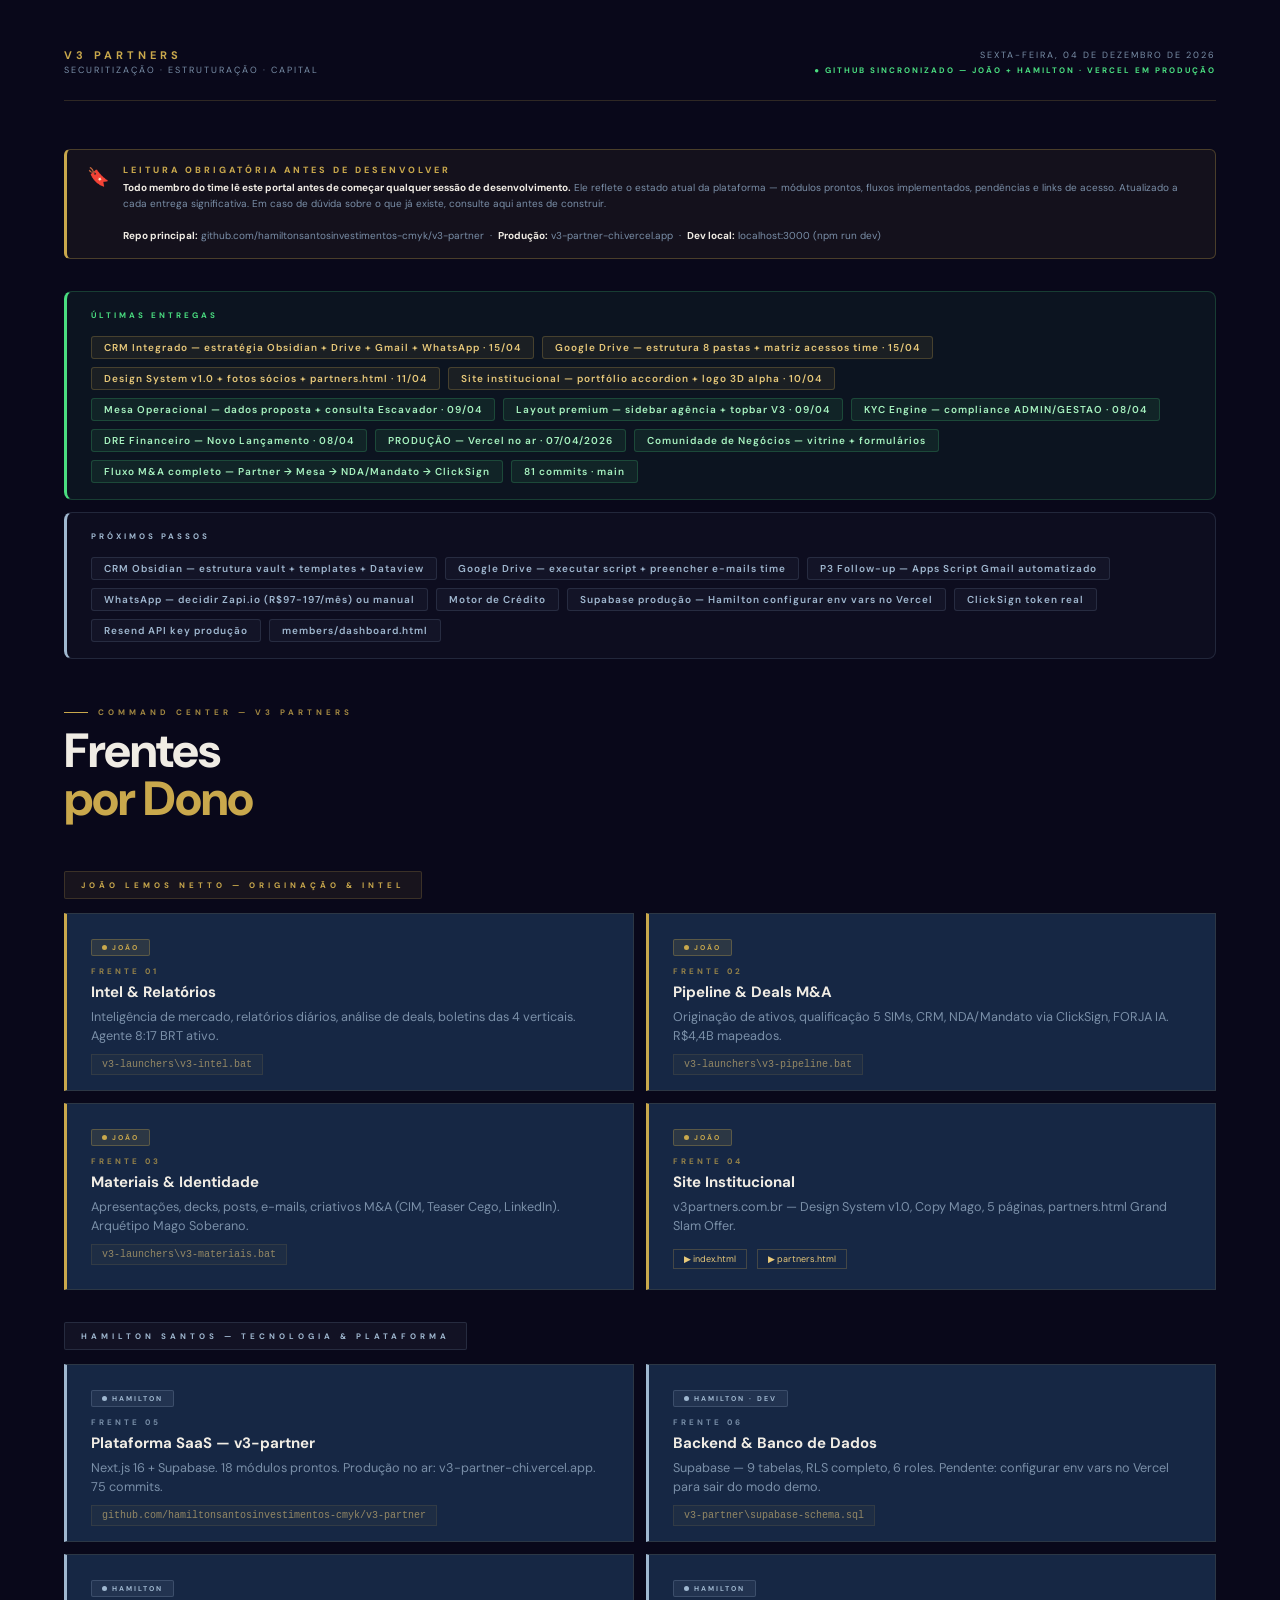
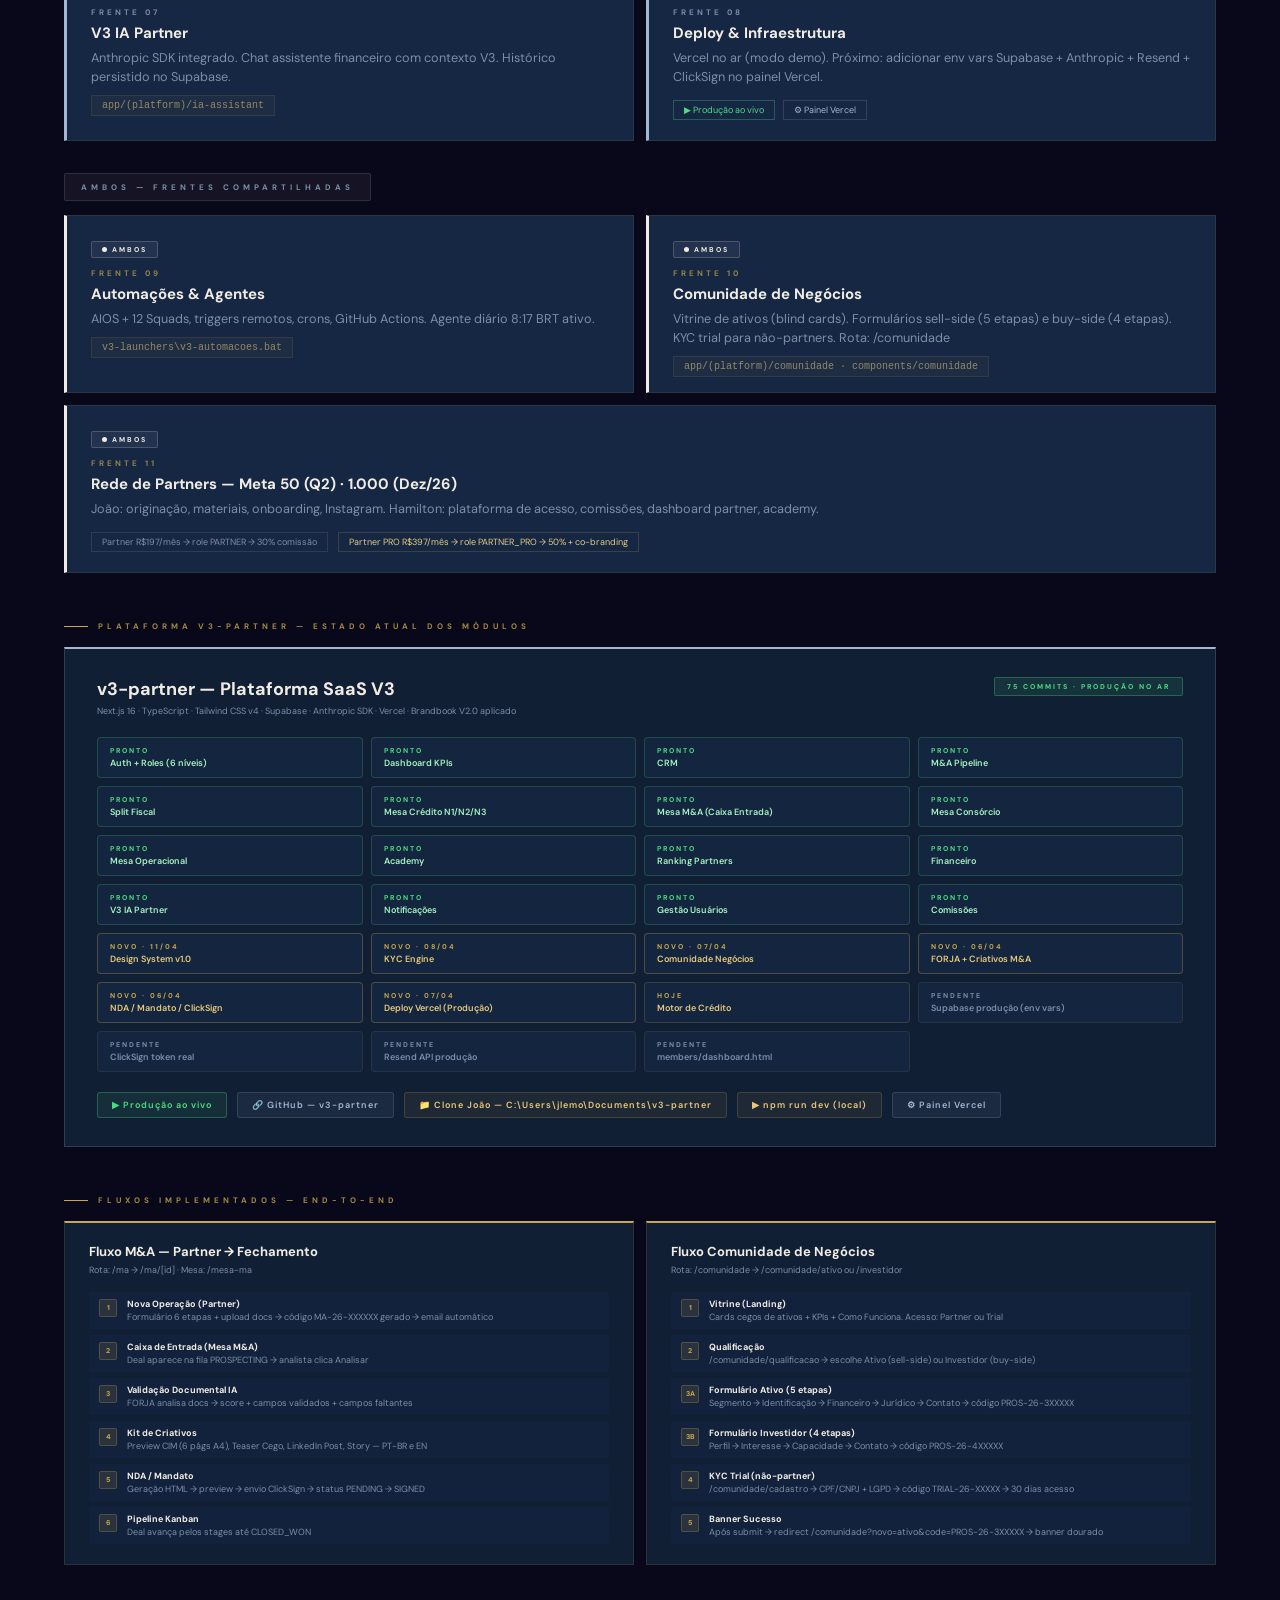
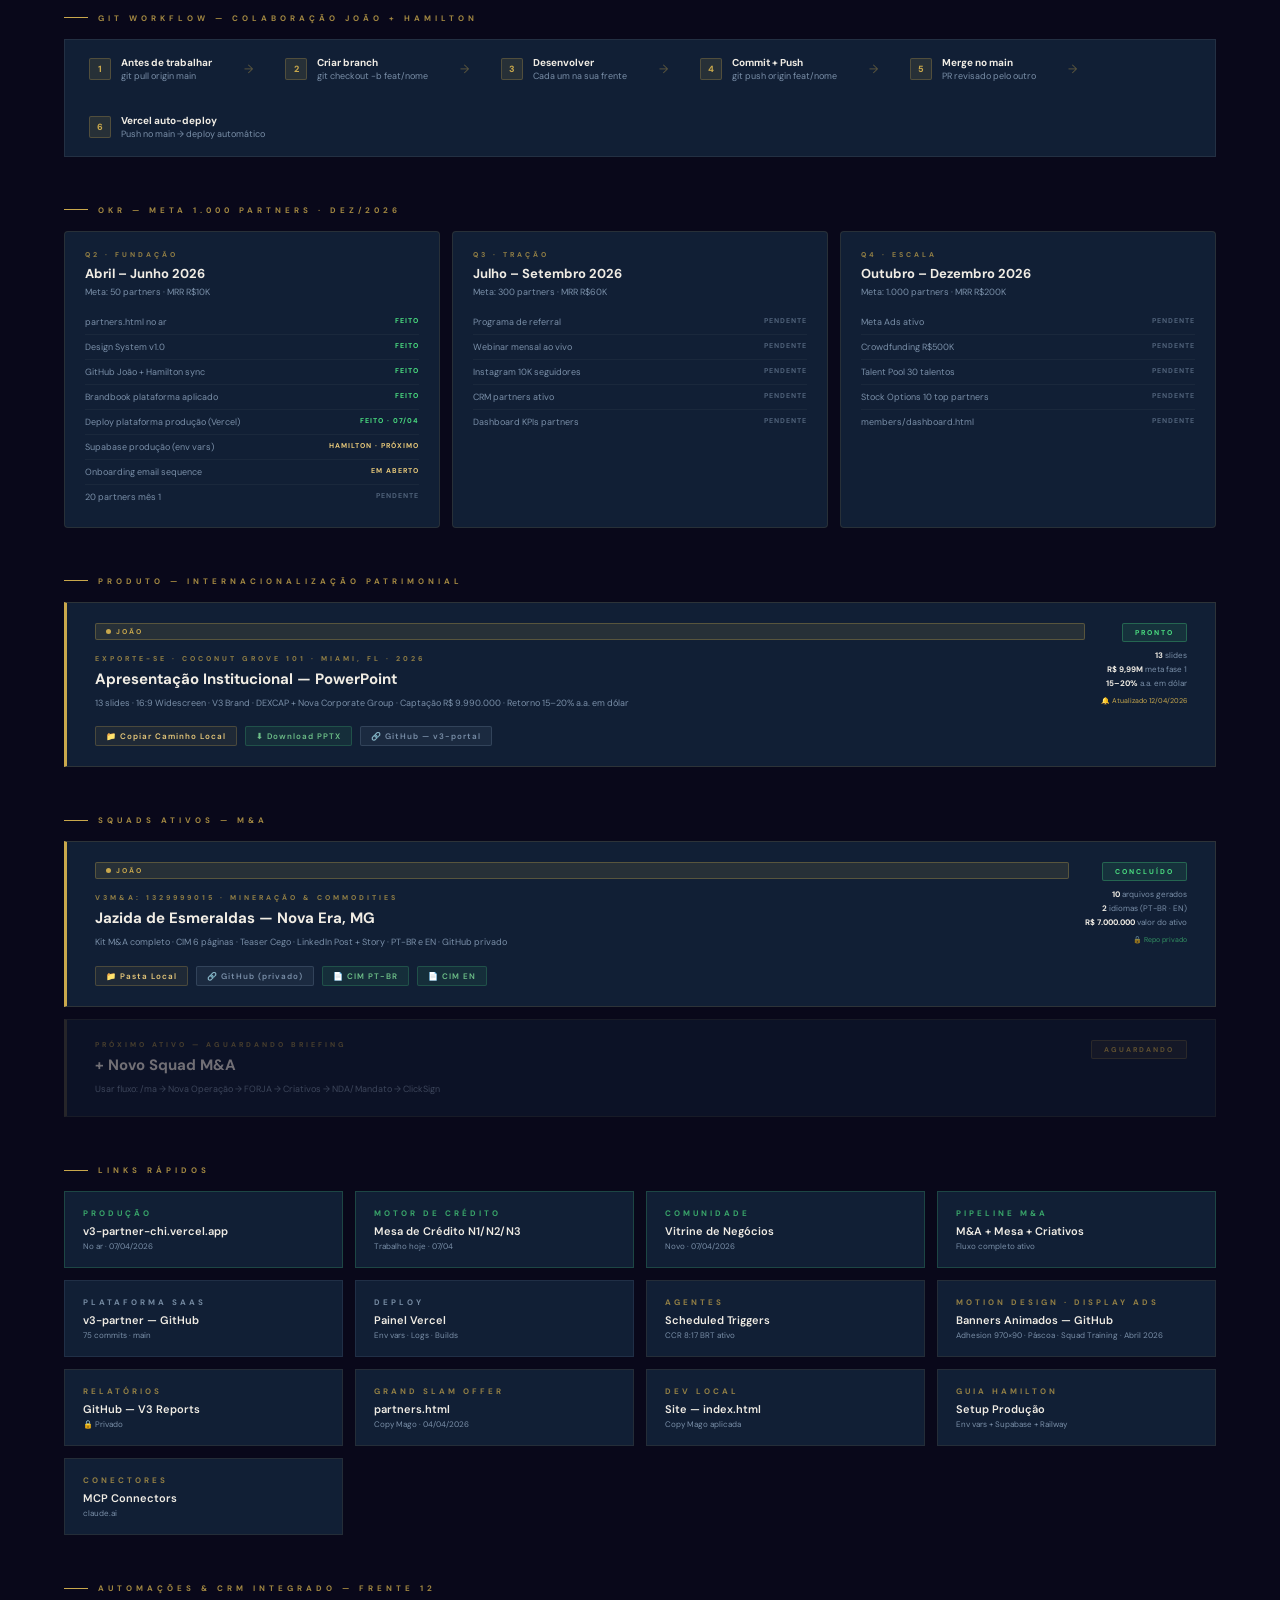
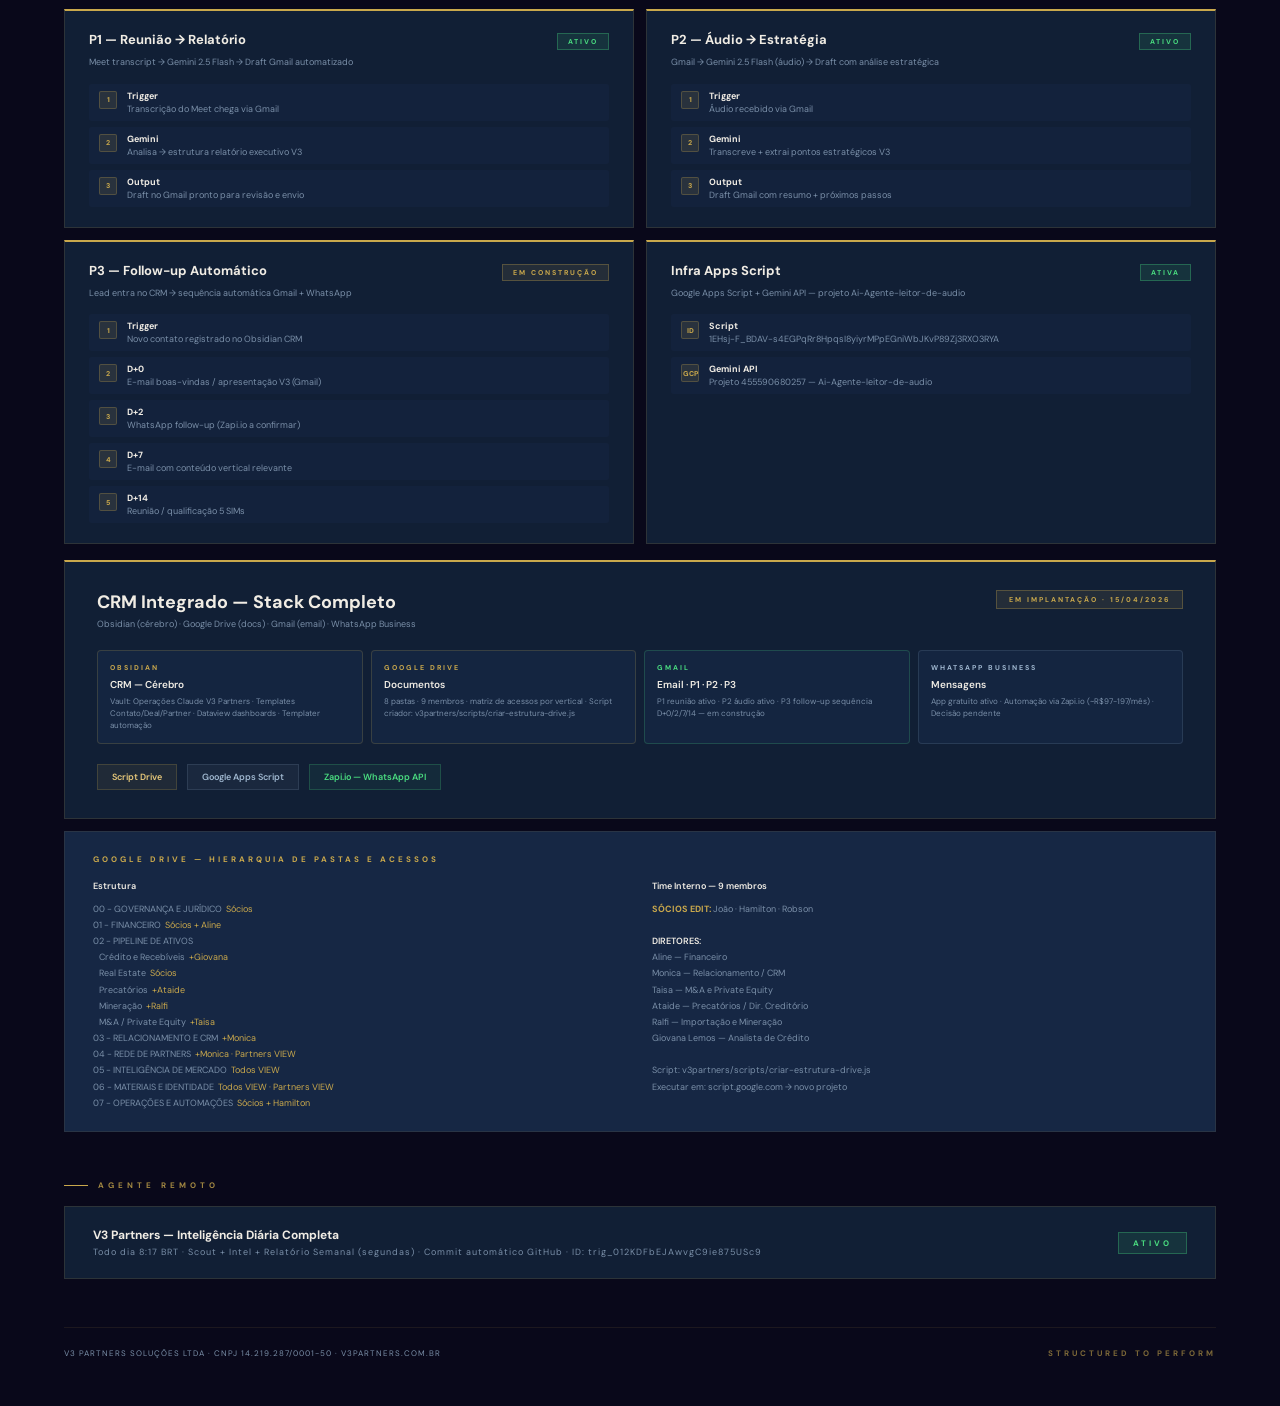
<file: index.html>
<!DOCTYPE html>
<html lang="pt-BR">
<head>
<meta charset="UTF-8">
<title>V3 Partners — Command Center</title>
<link href="https://fonts.googleapis.com/css2?family=DM+Sans:wght@400;500;600;700;800&display=swap" rel="stylesheet">
<style>
* { margin: 0; padding: 0; box-sizing: border-box; }
body {
  background: #09081A;
  color: #F0ECE4;
  font-family: 'DM Sans', sans-serif;
  min-height: 100vh;
  padding: 48px 64px;
}
@media (max-width: 900px) { body { padding: 32px 24px; } }

header {
  display: flex;
  justify-content: space-between;
  align-items: center;
  border-bottom: 1px solid rgba(201,168,76,0.2);
  padding-bottom: 24px;
  margin-bottom: 48px;
}
.wordmark { font-size: 11px; font-weight: 700; letter-spacing: 4px; text-transform: uppercase; color: #C9A84C; }
.wordmark span { display: block; font-weight: 400; font-size: 9px; color: #7A8FA8; letter-spacing: 2px; margin-top: 2px; }
.header-right { display: flex; flex-direction: column; align-items: flex-end; gap: 4px; }
.header-date { font-size: 9px; color: #7A8FA8; letter-spacing: 2px; text-transform: uppercase; }
.header-sync { font-size: 8px; font-weight: 700; letter-spacing: 2px; text-transform: uppercase; color: #4ade80; }

.eyebrow { display: flex; align-items: center; gap: 10px; margin-bottom: 10px; }
.eyebrow-line { width: 24px; height: 1px; background: #C9A84C; }
.eyebrow-text { font-size: 8px; font-weight: 700; letter-spacing: 4px; text-transform: uppercase; color: #C9A84C; opacity: 0.8; }

h1 { font-size: 48px; font-weight: 800; color: #F0ECE4; line-height: 1; margin-bottom: 48px; letter-spacing: -1px; }
h1 span { color: #C9A84C; }

/* ALERTA INSTRUÇÃO */
.leitura-obrigatoria {
  background: rgba(201,168,76,0.06);
  border: 1px solid rgba(201,168,76,0.3);
  border-left: 3px solid #C9A84C;
  border-radius: 6px;
  padding: 14px 20px;
  margin-bottom: 32px;
  display: flex;
  align-items: flex-start;
  gap: 14px;
}
.leitura-obrigatoria .lo-icon { font-size: 18px; flex-shrink: 0; margin-top: 1px; }
.leitura-obrigatoria .lo-title { font-size: 9px; font-weight: 800; letter-spacing: 3px; text-transform: uppercase; color: #C9A84C; margin-bottom: 4px; }
.leitura-obrigatoria .lo-text { font-size: 10px; color: #7A8FA8; line-height: 1.6; }
.leitura-obrigatoria .lo-text strong { color: #F0ECE4; }

/* STATUS BAR */
.status-bar {
  background: rgba(74,222,128,0.06);
  border: 1px solid rgba(74,222,128,0.2);
  border-left: 3px solid #4ade80;
  border-radius: 8px;
  padding: 16px 24px;
  margin-bottom: 12px;
  display: flex;
  align-items: flex-start;
  gap: 16px;
  flex-wrap: wrap;
}
.status-bar-label { font-size: 8px; font-weight: 700; letter-spacing: 3px; text-transform: uppercase; color: #4ade80; white-space: nowrap; margin-top: 2px; }
.status-bar-items { display: flex; flex-wrap: wrap; gap: 8px; }
.status-chip {
  font-size: 10px; font-weight: 600; letter-spacing: 1px;
  padding: 4px 12px; border-radius: 3px;
  background: rgba(74,222,128,0.08);
  border: 1px solid rgba(74,222,128,0.2);
  color: #a7f3c0;
}
.status-chip.gold {
  background: rgba(201,168,76,0.08);
  border-color: rgba(201,168,76,0.25);
  color: #E8C97A;
}

/* OWNER BADGES */
.owner {
  display: inline-flex; align-items: center; gap: 5px;
  font-size: 7px; font-weight: 700; letter-spacing: 2px; text-transform: uppercase;
  padding: 3px 10px; border-radius: 2px;
  margin-bottom: 10px;
}
.owner-joao    { background: rgba(201,168,76,0.12); border: 1px solid rgba(201,168,76,0.3); color: #C9A84C; }
.owner-hamilton{ background: rgba(122,143,168,0.12); border: 1px solid rgba(122,143,168,0.3); color: #A0B8D0; }
.owner-ambos   { background: rgba(240,236,228,0.06); border: 1px solid rgba(240,236,228,0.2); color: #F0ECE4; }
.owner-dot { width: 5px; height: 5px; border-radius: 50%; }
.owner-joao    .owner-dot { background: #C9A84C; }
.owner-hamilton .owner-dot { background: #A0B8D0; }
.owner-ambos   .owner-dot { background: #F0ECE4; }

/* FRENTES */
.frentes-container { display: flex; flex-direction: column; gap: 32px; margin-bottom: 48px; }
.frentes-col-label {
  font-size: 8px; font-weight: 700; letter-spacing: 4px; text-transform: uppercase;
  padding: 8px 16px; border-radius: 2px; display: inline-block; margin-bottom: 14px;
}
.col-joao    { background: rgba(201,168,76,0.08); border: 1px solid rgba(201,168,76,0.2); color: #C9A84C; }
.col-hamilton{ background: rgba(122,143,168,0.08); border: 1px solid rgba(122,143,168,0.2); color: #A0B8D0; }
.col-ambos   { background: rgba(240,236,228,0.05); border: 1px solid rgba(240,236,228,0.12); color: #7A8FA8; }

.frentes { display: grid; grid-template-columns: 1fr 1fr; gap: 12px; }
@media (max-width: 700px) { .frentes { grid-template-columns: 1fr; } }
.frente {
  background: #162744;
  border: 1px solid rgba(201,168,76,0.12);
  border-left: 3px solid #C9A84C;
  padding: 20px 24px;
  cursor: pointer;
  transition: border-color 0.2s, background 0.2s;
  text-decoration: none;
  display: block;
}
.frente.hamilton-frente { border-left-color: #A0B8D0; }
.frente.ambos-frente    { border-left-color: #F0ECE4; }
.frente:hover { background: #1e3359; border-color: rgba(201,168,76,0.3); }
.frente.hamilton-frente:hover { border-color: rgba(160,184,208,0.4); }
.frente-num { font-size: 8px; font-weight: 700; letter-spacing: 3px; text-transform: uppercase; color: #C9A84C; opacity: 0.7; margin-bottom: 6px; }
.frente.hamilton-frente .frente-num { color: #A0B8D0; }
.frente-title { font-size: 15px; font-weight: 700; color: #F0ECE4; margin-bottom: 5px; }
.frente-desc { font-size: 9.5pt; color: #7A8FA8; line-height: 1.5; margin-bottom: 14px; }
.frente-cmd {
  font-size: 8px; font-weight: 700; letter-spacing: 2px; text-transform: uppercase;
  color: #C9A84C; opacity: 0.6;
}
.frente-cmd code {
  background: rgba(201,168,76,0.08); border: 1px solid rgba(201,168,76,0.2);
  padding: 4px 10px; font-family: monospace; color: #E8C97A;
  font-size: 10px; letter-spacing: 0; text-transform: none; font-weight: 400;
}
.frente.full { grid-column: span 2; }

/* PLATAFORMA SAAS */
.platform-card {
  background: #111F35;
  border: 1px solid rgba(160,184,208,0.2);
  border-top: 2px solid #A0B8D0;
  padding: 28px 32px;
  margin-bottom: 12px;
}
.platform-header { display: flex; justify-content: space-between; align-items: flex-start; margin-bottom: 20px; }
.platform-title { font-size: 18px; font-weight: 700; color: #F0ECE4; }
.platform-sub { font-size: 9px; color: #7A8FA8; margin-top: 4px; }
.platform-badge { font-size: 7px; font-weight: 700; letter-spacing: 2px; text-transform: uppercase; padding: 4px 12px; border-radius: 2px; background: rgba(74,222,128,0.1); border: 1px solid rgba(74,222,128,0.3); color: #4ade80; }
.platform-modules { display: grid; grid-template-columns: repeat(4, 1fr); gap: 8px; margin-bottom: 20px; }
@media (max-width: 800px) { .platform-modules { grid-template-columns: repeat(2, 1fr); } }
.module-chip {
  background: rgba(22,39,68,0.8); border: 1px solid rgba(201,168,76,0.1);
  padding: 8px 12px; border-radius: 4px;
  font-size: 9px; font-weight: 600; color: #7A8FA8;
}
.module-chip.done { border-color: rgba(74,222,128,0.2); color: #a7f3c0; }
.module-chip.new  { border-color: rgba(201,168,76,0.3); color: #E8C97A; }
.module-chip span { display: block; font-size: 7px; font-weight: 700; letter-spacing: 2px; text-transform: uppercase; margin-bottom: 2px; }
.module-chip.done span { color: #4ade80; }
.module-chip.new  span { color: #C9A84C; }
.platform-links { display: flex; flex-wrap: wrap; gap: 10px; }
.plat-link {
  font-size: 9px; font-weight: 600; letter-spacing: 1px;
  padding: 6px 14px; border-radius: 3px; text-decoration: none; transition: opacity 0.2s;
}
.plat-link:hover { opacity: 0.75; }
.plat-link.github { background: rgba(122,143,168,0.1); border: 1px solid rgba(122,143,168,0.25); color: #A0B8D0; }
.plat-link.local  { background: rgba(201,168,76,0.08); border: 1px solid rgba(201,168,76,0.2); color: #E8C97A; }
.plat-link.prod   { background: rgba(74,222,128,0.08); border: 1px solid rgba(74,222,128,0.3); color: #4ade80; }

/* FLUXOS */
.fluxo-grid { display: grid; grid-template-columns: 1fr 1fr; gap: 12px; margin-bottom: 48px; }
@media (max-width: 700px) { .fluxo-grid { grid-template-columns: 1fr; } }
.fluxo-card {
  background: #111F35;
  border: 1px solid rgba(201,168,76,0.15);
  border-top: 2px solid #C9A84C;
  padding: 20px 24px;
}
.fluxo-title { font-size: 13px; font-weight: 700; color: #F0ECE4; margin-bottom: 4px; }
.fluxo-sub   { font-size: 9px; color: #7A8FA8; margin-bottom: 14px; line-height: 1.5; }
.fluxo-steps { display: flex; flex-direction: column; gap: 6px; }
.fluxo-step  {
  display: flex; align-items: flex-start; gap: 10px;
  font-size: 9px; color: #7A8FA8; padding: 6px 10px;
  background: rgba(22,39,68,0.5); border-radius: 3px;
}
.fluxo-step-n { font-size: 7px; font-weight: 800; color: #C9A84C; background: rgba(201,168,76,0.12); border: 1px solid rgba(201,168,76,0.25); width: 18px; height: 18px; display: flex; align-items: center; justify-content: center; border-radius: 2px; flex-shrink: 0; margin-top: 1px; }
.fluxo-step strong { color: #F0ECE4; display: block; font-size: 9px; margin-bottom: 1px; }

/* GIT WORKFLOW */
.git-bar {
  background: #111F35; border: 1px solid rgba(240,236,228,0.08);
  padding: 16px 24px; margin-bottom: 48px;
  display: flex; align-items: center; gap: 32px; flex-wrap: wrap;
}
.git-step { display: flex; align-items: center; gap: 10px; }
.git-step-num { font-size: 9px; font-weight: 800; color: #C9A84C; background: rgba(201,168,76,0.12); border: 1px solid rgba(201,168,76,0.25); width: 22px; height: 22px; display: flex; align-items: center; justify-content: center; border-radius: 2px; flex-shrink: 0; }
.git-step-text { font-size: 9px; color: #7A8FA8; }
.git-step-text strong { color: #F0ECE4; display: block; font-size: 10px; margin-bottom: 1px; }
.git-arrow { color: rgba(201,168,76,0.4); font-size: 12px; }

/* SQUADS M&A */
.squads { display: flex; flex-direction: column; gap: 12px; margin-bottom: 48px; }
.squad-card {
  background: #111F35;
  border: 1px solid rgba(201,168,76,0.15);
  border-left: 3px solid #C9A84C;
  padding: 20px 28px;
  display: grid;
  grid-template-columns: 1fr auto;
  gap: 16px;
  align-items: start;
}
.squad-meta { display: flex; flex-direction: column; gap: 6px; }
.squad-id { font-size: 7px; font-weight: 700; letter-spacing: 3px; text-transform: uppercase; color: #C9A84C; opacity: 0.7; }
.squad-title { font-size: 15px; font-weight: 700; color: #F0ECE4; }
.squad-sub { font-size: 9px; color: #7A8FA8; line-height: 1.5; margin-top: 2px; }
.squad-paths { display: flex; flex-wrap: wrap; gap: 8px; margin-top: 10px; }
.squad-link {
  font-size: 8px; font-weight: 600; letter-spacing: 1px;
  padding: 4px 10px; border-radius: 2px; text-decoration: none; transition: opacity 0.2s;
}
.squad-link:hover { opacity: 0.8; }
.squad-link.local  { background: rgba(201,168,76,0.08); border: 1px solid rgba(201,168,76,0.25); color: #E8C97A; }
.squad-link.github { background: rgba(122,143,168,0.1);  border: 1px solid rgba(122,143,168,0.25); color: #7A8FA8; }
.squad-link.output { background: rgba(74,222,128,0.08);  border: 1px solid rgba(74,222,128,0.2);  color: #6dbf88; }
.squad-right { display: flex; flex-direction: column; align-items: flex-end; gap: 8px; }
.squad-badge { font-size: 7px; font-weight: 700; letter-spacing: 2px; text-transform: uppercase; padding: 4px 12px; border-radius: 2px; }
.squad-badge.ativo   { background: rgba(74,222,128,0.1);  border: 1px solid rgba(74,222,128,0.3);  color: #4ade80; }
.squad-badge.rascunho { background: rgba(201,168,76,0.1); border: 1px solid rgba(201,168,76,0.3); color: #C9A84C; }
.squad-outputs { display: flex; flex-direction: column; gap: 4px; align-items: flex-end; }
.squad-stat { font-size: 8px; color: #7A8FA8; text-align: right; }
.squad-stat strong { color: #F0ECE4; }

/* OKR TRACKER */
.okr-grid { display: grid; grid-template-columns: repeat(3, 1fr); gap: 12px; margin-bottom: 48px; }
@media (max-width: 700px) { .okr-grid { grid-template-columns: 1fr; } }
.okr-card {
  background: #111F35;
  border: 1px solid rgba(201,168,76,0.12);
  padding: 18px 20px;
  border-radius: 4px;
}
.okr-phase  { font-size: 7px; font-weight: 700; letter-spacing: 3px; text-transform: uppercase; color: #C9A84C; opacity: 0.7; margin-bottom: 6px; }
.okr-period { font-size: 13px; font-weight: 700; color: #F0ECE4; margin-bottom: 4px; }
.okr-meta   { font-size: 9px; color: #7A8FA8; margin-bottom: 12px; }
.okr-kr { font-size: 9px; color: #7A8FA8; padding: 6px 0; border-bottom: 1px solid rgba(240,236,228,0.04); display: flex; justify-content: space-between; gap: 8px; }
.okr-kr:last-child { border-bottom: none; }
.okr-kr-status { font-size: 7px; font-weight: 700; letter-spacing: 1px; text-transform: uppercase; white-space: nowrap; }
.okr-kr-status.done    { color: #4ade80; }
.okr-kr-status.active  { color: #E8C97A; }
.okr-kr-status.pending { color: rgba(122,143,168,0.6); }

/* LINKS RÁPIDOS */
.links { display: grid; grid-template-columns: repeat(4, 1fr); gap: 12px; margin-bottom: 48px; }
@media (max-width: 800px) { .links { grid-template-columns: repeat(2, 1fr); } }
.link-card {
  background: #111F35; border: 1px solid rgba(201,168,76,0.1);
  padding: 16px 18px; text-decoration: none; transition: background 0.2s;
}
.link-card:hover { background: #162744; }
.link-card.hamilton-link { border-color: rgba(122,143,168,0.15); }
.link-card.prod-link { border-color: rgba(74,222,128,0.2); }
.link-label { font-size: 8px; font-weight: 700; letter-spacing: 3px; text-transform: uppercase; color: #C9A84C; opacity: 0.7; margin-bottom: 6px; }
.link-card.hamilton-link .link-label { color: #A0B8D0; }
.link-card.prod-link .link-label { color: #4ade80; }
.link-name  { font-size: 11px; font-weight: 600; color: #F0ECE4; }
.link-note  { font-size: 8px; color: #7A8FA8; margin-top: 3px; }

/* AGENTE STATUS */
.agent-status {
  background: #111F35; border: 1px solid rgba(201,168,76,0.15);
  padding: 20px 28px; display: flex; align-items: center; justify-content: space-between;
  margin-bottom: 48px;
}
.agent-info .agent-name   { font-size: 12px; font-weight: 700; color: #F0ECE4; }
.agent-info .agent-detail { font-size: 9px; color: #7A8FA8; letter-spacing: 1px; margin-top: 3px; }
.agent-badge {
  background: rgba(74,222,128,0.1); border: 1px solid rgba(74,222,128,0.3);
  color: #4ade80; font-size: 8px; font-weight: 700; letter-spacing: 3px;
  text-transform: uppercase; padding: 5px 14px;
}

footer {
  border-top: 1px solid rgba(201,168,76,0.1);
  padding-top: 20px; margin-top: 40px;
  display: flex; justify-content: space-between;
}
footer p { font-size: 8px; color: #7A8FA8; letter-spacing: 1px; text-transform: uppercase; }
footer .tag { font-size: 8px; font-weight: 700; letter-spacing: 3px; color: #C9A84C; opacity: 0.6; text-transform: uppercase; }
</style>
</head>
<body>

<header>
  <div class="wordmark">
    V3 Partners
    <span>Securitização · Estruturação · Capital</span>
  </div>
  <div class="header-right">
    <div class="header-date" id="data-hoje"></div>
    <div class="header-sync">&#9679; GitHub Sincronizado — João + Hamilton · Vercel em Produção</div>
  </div>
</header>

<!-- INSTRUÇÃO OBRIGATÓRIA -->
<div class="leitura-obrigatoria">
  <div class="lo-icon">&#128278;</div>
  <div>
    <div class="lo-title">Leitura obrigatória antes de desenvolver</div>
    <div class="lo-text">
      <strong>Todo membro do time lê este portal antes de começar qualquer sessão de desenvolvimento.</strong>
      Ele reflete o estado atual da plataforma — módulos prontos, fluxos implementados, pendências e links de acesso.
      Atualizado a cada entrega significativa. Em caso de dúvida sobre o que já existe, consulte aqui antes de construir.
      <br><br>
      <strong>Repo principal:</strong> github.com/hamiltonsantosinvestimentos-cmyk/v3-partner &nbsp;·&nbsp;
      <strong>Produção:</strong> v3-partner-chi.vercel.app &nbsp;·&nbsp;
      <strong>Dev local:</strong> localhost:3000 (npm run dev)
    </div>
  </div>
</div>

<!-- STATUS BAR — ÚLTIMAS ENTREGAS -->
<div class="status-bar">
  <span class="status-bar-label">Últimas entregas</span>
  <div class="status-bar-items">
    <span class="status-chip gold">CRM Integrado — estratégia Obsidian + Drive + Gmail + WhatsApp · 15/04</span>
    <span class="status-chip gold">Google Drive — estrutura 8 pastas + matriz acessos time · 15/04</span>
    <span class="status-chip gold">Design System v1.0 + fotos sócios + partners.html · 11/04</span>
    <span class="status-chip gold">Site institucional — portfólio accordion + logo 3D alpha · 10/04</span>
    <span class="status-chip">Mesa Operacional — dados proposta + consulta Escavador · 09/04</span>
    <span class="status-chip">Layout premium — sidebar agência + topbar V3 · 09/04</span>
    <span class="status-chip">KYC Engine — compliance ADMIN/GESTAO · 08/04</span>
    <span class="status-chip">DRE Financeiro — Novo Lançamento · 08/04</span>
    <span class="status-chip">PRODUÇÃO — Vercel no ar · 07/04/2026</span>
    <span class="status-chip">Comunidade de Negócios — vitrine + formulários</span>
    <span class="status-chip">Fluxo M&amp;A completo — Partner → Mesa → NDA/Mandato → ClickSign</span>
    <span class="status-chip">81 commits · main</span>
  </div>
</div>
<div class="status-bar" style="margin-bottom:48px; background: rgba(122,143,168,0.04); border-color: rgba(122,143,168,0.2); border-left-color: #A0B8D0;">
  <span class="status-bar-label" style="color:#A0B8D0;">Próximos passos</span>
  <div class="status-bar-items">
    <span class="status-chip" style="background:rgba(122,143,168,0.06); border-color:rgba(122,143,168,0.2); color:#A0B8D0;">CRM Obsidian — estrutura vault + templates + Dataview</span>
    <span class="status-chip" style="background:rgba(122,143,168,0.06); border-color:rgba(122,143,168,0.2); color:#A0B8D0;">Google Drive — executar script + preencher e-mails time</span>
    <span class="status-chip" style="background:rgba(122,143,168,0.06); border-color:rgba(122,143,168,0.2); color:#A0B8D0;">P3 Follow-up — Apps Script Gmail automatizado</span>
    <span class="status-chip" style="background:rgba(122,143,168,0.06); border-color:rgba(122,143,168,0.2); color:#A0B8D0;">WhatsApp — decidir Zapi.io (R$97-197/mês) ou manual</span>
    <span class="status-chip" style="background:rgba(122,143,168,0.06); border-color:rgba(122,143,168,0.2); color:#A0B8D0;">Motor de Crédito</span>
    <span class="status-chip" style="background:rgba(122,143,168,0.06); border-color:rgba(122,143,168,0.2); color:#A0B8D0;">Supabase produção — Hamilton configurar env vars no Vercel</span>
    <span class="status-chip" style="background:rgba(122,143,168,0.06); border-color:rgba(122,143,168,0.2); color:#A0B8D0;">ClickSign token real</span>
    <span class="status-chip" style="background:rgba(122,143,168,0.06); border-color:rgba(122,143,168,0.2); color:#A0B8D0;">Resend API key produção</span>
    <span class="status-chip" style="background:rgba(122,143,168,0.06); border-color:rgba(122,143,168,0.2); color:#A0B8D0;">members/dashboard.html</span>
  </div>
</div>

<div class="eyebrow">
  <div class="eyebrow-line"></div>
  <div class="eyebrow-text">Command Center — V3 Partners</div>
</div>
<h1>Frentes<br><span>por Dono</span></h1>

<!-- FRENTES JOÃO -->
<div class="frentes-container">

  <div>
    <div class="frentes-col-label col-joao">João Lemos Netto — Originação &amp; Intel</div>
    <div class="frentes">
      <div class="frente" onclick="abrirTerminal('v3-intel.bat')">
        <div class="owner owner-joao"><div class="owner-dot"></div>João</div>
        <div class="frente-num">Frente 01</div>
        <div class="frente-title">Intel &amp; Relatórios</div>
        <div class="frente-desc">Inteligência de mercado, relatórios diários, análise de deals, boletins das 4 verticais. Agente 8:17 BRT ativo.</div>
        <div class="frente-cmd"><code>v3-launchers\v3-intel.bat</code></div>
      </div>
      <div class="frente" onclick="abrirTerminal('v3-pipeline.bat')">
        <div class="owner owner-joao"><div class="owner-dot"></div>João</div>
        <div class="frente-num">Frente 02</div>
        <div class="frente-title">Pipeline &amp; Deals M&amp;A</div>
        <div class="frente-desc">Originação de ativos, qualificação 5 SIMs, CRM, NDA/Mandato via ClickSign, FORJA IA. R$4,4B mapeados.</div>
        <div class="frente-cmd"><code>v3-launchers\v3-pipeline.bat</code></div>
      </div>
      <div class="frente" onclick="abrirTerminal('v3-materiais.bat')">
        <div class="owner owner-joao"><div class="owner-dot"></div>João</div>
        <div class="frente-num">Frente 03</div>
        <div class="frente-title">Materiais &amp; Identidade</div>
        <div class="frente-desc">Apresentações, decks, posts, e-mails, criativos M&amp;A (CIM, Teaser Cego, LinkedIn). Arquétipo Mago Soberano.</div>
        <div class="frente-cmd"><code>v3-launchers\v3-materiais.bat</code></div>
      </div>
      <div class="frente" onclick="abrirSite()">
        <div class="owner owner-joao"><div class="owner-dot"></div>João</div>
        <div class="frente-num">Frente 04</div>
        <div class="frente-title">Site Institucional</div>
        <div class="frente-desc">v3partners.com.br — Design System v1.0, Copy Mago, 5 páginas, partners.html Grand Slam Offer.</div>
        <div style="display:flex; gap:10px; flex-wrap:wrap; margin-top:10px;">
          <a href="file:///C:/Users/jlemo/Documents/v3partners-site/index.html" target="_blank" style="font-size:9px; color:#E8C97A; text-decoration:none; border:1px solid rgba(201,168,76,0.25); padding:3px 10px;">&#9654; index.html</a>
          <a href="file:///C:/Users/jlemo/Documents/v3partners-site/partners.html" target="_blank" style="font-size:9px; color:#E8C97A; text-decoration:none; border:1px solid rgba(201,168,76,0.25); padding:3px 10px;">&#9654; partners.html</a>
        </div>
      </div>
    </div>
  </div>

  <!-- FRENTES HAMILTON -->
  <div>
    <div class="frentes-col-label col-hamilton">Hamilton Santos — Tecnologia &amp; Plataforma</div>
    <div class="frentes">
      <div class="frente hamilton-frente" onclick="copiarCaminho('C:\\Users\\hamilton\\v3-partner')">
        <div class="owner owner-hamilton"><div class="owner-dot"></div>Hamilton</div>
        <div class="frente-num">Frente 05</div>
        <div class="frente-title">Plataforma SaaS — v3-partner</div>
        <div class="frente-desc">Next.js 16 + Supabase. 18 módulos prontos. Produção no ar: v3-partner-chi.vercel.app. 75 commits.</div>
        <div class="frente-cmd"><code>github.com/hamiltonsantosinvestimentos-cmyk/v3-partner</code></div>
      </div>
      <div class="frente hamilton-frente" onclick="copiarCaminho('C:\\Users\\jlemo\\Documents\\v3-partner')">
        <div class="owner owner-hamilton"><div class="owner-dot"></div>Hamilton · Dev</div>
        <div class="frente-num">Frente 06</div>
        <div class="frente-title">Backend &amp; Banco de Dados</div>
        <div class="frente-desc">Supabase — 9 tabelas, RLS completo, 6 roles. Pendente: configurar env vars no Vercel para sair do modo demo.</div>
        <div class="frente-cmd"><code>v3-partner\supabase-schema.sql</code></div>
      </div>
      <div class="frente hamilton-frente">
        <div class="owner owner-hamilton"><div class="owner-dot"></div>Hamilton</div>
        <div class="frente-num">Frente 07</div>
        <div class="frente-title">V3 IA Partner</div>
        <div class="frente-desc">Anthropic SDK integrado. Chat assistente financeiro com contexto V3. Histórico persistido no Supabase.</div>
        <div class="frente-cmd"><code>app/(platform)/ia-assistant</code></div>
      </div>
      <div class="frente hamilton-frente">
        <div class="owner owner-hamilton"><div class="owner-dot"></div>Hamilton</div>
        <div class="frente-num">Frente 08</div>
        <div class="frente-title">Deploy &amp; Infraestrutura</div>
        <div class="frente-desc">Vercel no ar (modo demo). Próximo: adicionar env vars Supabase + Anthropic + Resend + ClickSign no painel Vercel.</div>
        <div style="display:flex; gap:8px; flex-wrap:wrap; margin-top:10px;">
          <a href="https://v3-partner-chi.vercel.app" target="_blank" style="font-size:9px; color:#4ade80; text-decoration:none; border:1px solid rgba(74,222,128,0.3); padding:3px 10px;">&#9654; Produção ao vivo</a>
          <a href="https://vercel.com/joao-lemos/v3-partner" target="_blank" style="font-size:9px; color:#A0B8D0; text-decoration:none; border:1px solid rgba(122,143,168,0.25); padding:3px 10px;">&#9881; Painel Vercel</a>
        </div>
      </div>
    </div>
  </div>

  <!-- FRENTES CONJUNTAS -->
  <div>
    <div class="frentes-col-label col-ambos">Ambos — Frentes Compartilhadas</div>
    <div class="frentes">
      <div class="frente ambos-frente" onclick="abrirTerminal('v3-automacoes.bat')">
        <div class="owner owner-ambos"><div class="owner-dot"></div>Ambos</div>
        <div class="frente-num">Frente 09</div>
        <div class="frente-title">Automações &amp; Agentes</div>
        <div class="frente-desc">AIOS + 12 Squads, triggers remotos, crons, GitHub Actions. Agente diário 8:17 BRT ativo.</div>
        <div class="frente-cmd"><code>v3-launchers\v3-automacoes.bat</code></div>
      </div>
      <div class="frente ambos-frente">
        <div class="owner owner-ambos"><div class="owner-dot"></div>Ambos</div>
        <div class="frente-num">Frente 10</div>
        <div class="frente-title">Comunidade de Negócios</div>
        <div class="frente-desc">Vitrine de ativos (blind cards). Formulários sell-side (5 etapas) e buy-side (4 etapas). KYC trial para não-partners. Rota: /comunidade</div>
        <div class="frente-cmd"><code>app/(platform)/comunidade · components/comunidade</code></div>
      </div>
      <div class="frente ambos-frente full">
        <div class="owner owner-ambos"><div class="owner-dot"></div>Ambos</div>
        <div class="frente-num">Frente 11</div>
        <div class="frente-title">Rede de Partners — Meta 50 (Q2) · 1.000 (Dez/26)</div>
        <div class="frente-desc">João: originação, materiais, onboarding, Instagram. Hamilton: plataforma de acesso, comissões, dashboard partner, academy.</div>
        <div style="display:flex; gap:10px; flex-wrap:wrap; margin-top:10px;">
          <span style="font-size:9px; color:#7A8FA8; border:1px solid rgba(240,236,228,0.1); padding:3px 10px;">Partner R$197/mês → role PARTNER → 30% comissão</span>
          <span style="font-size:9px; color:#E8C97A; border:1px solid rgba(201,168,76,0.2); padding:3px 10px;">Partner PRO R$397/mês → role PARTNER_PRO → 50% + co-branding</span>
        </div>
      </div>
    </div>
  </div>

</div>


<!-- PLATAFORMA SAAS DETALHE -->
<div class="eyebrow" style="margin-bottom:16px;">
  <div class="eyebrow-line"></div>
  <div class="eyebrow-text">Plataforma v3-partner — Estado Atual dos Módulos</div>
</div>
<div class="platform-card">
  <div class="platform-header">
    <div>
      <div class="platform-title">v3-partner — Plataforma SaaS V3</div>
      <div class="platform-sub">Next.js 16 · TypeScript · Tailwind CSS v4 · Supabase · Anthropic SDK · Vercel · Brandbook V2.0 aplicado</div>
    </div>
    <div class="platform-badge">75 Commits · Produção no ar</div>
  </div>
  <div class="platform-modules">
    <div class="module-chip done"><span>Pronto</span>Auth + Roles (6 níveis)</div>
    <div class="module-chip done"><span>Pronto</span>Dashboard KPIs</div>
    <div class="module-chip done"><span>Pronto</span>CRM</div>
    <div class="module-chip done"><span>Pronto</span>M&amp;A Pipeline</div>
    <div class="module-chip done"><span>Pronto</span>Split Fiscal</div>
    <div class="module-chip done"><span>Pronto</span>Mesa Crédito N1/N2/N3</div>
    <div class="module-chip done"><span>Pronto</span>Mesa M&amp;A (Caixa Entrada)</div>
    <div class="module-chip done"><span>Pronto</span>Mesa Consórcio</div>
    <div class="module-chip done"><span>Pronto</span>Mesa Operacional</div>
    <div class="module-chip done"><span>Pronto</span>Academy</div>
    <div class="module-chip done"><span>Pronto</span>Ranking Partners</div>
    <div class="module-chip done"><span>Pronto</span>Financeiro</div>
    <div class="module-chip done"><span>Pronto</span>V3 IA Partner</div>
    <div class="module-chip done"><span>Pronto</span>Notificações</div>
    <div class="module-chip done"><span>Pronto</span>Gestão Usuários</div>
    <div class="module-chip done"><span>Pronto</span>Comissões</div>
    <div class="module-chip new"><span>Novo · 11/04</span>Design System v1.0</div>
    <div class="module-chip new"><span>Novo · 08/04</span>KYC Engine</div>
    <div class="module-chip new"><span>Novo · 07/04</span>Comunidade Negócios</div>
    <div class="module-chip new"><span>Novo · 06/04</span>FORJA + Criativos M&amp;A</div>
    <div class="module-chip new"><span>Novo · 06/04</span>NDA / Mandato / ClickSign</div>
    <div class="module-chip new"><span>Novo · 07/04</span>Deploy Vercel (Produção)</div>
    <div class="module-chip" style="border-color:rgba(201,168,76,0.2); color:#E8C97A;"><span style="color:#C9A84C;">Hoje</span>Motor de Crédito</div>
    <div class="module-chip"><span>Pendente</span>Supabase produção (env vars)</div>
    <div class="module-chip"><span>Pendente</span>ClickSign token real</div>
    <div class="module-chip"><span>Pendente</span>Resend API produção</div>
    <div class="module-chip"><span>Pendente</span>members/dashboard.html</div>
  </div>
  <div class="platform-links">
    <a class="plat-link prod" href="https://v3-partner-chi.vercel.app" target="_blank">&#9654; Produção ao vivo</a>
    <a class="plat-link github" href="https://github.com/hamiltonsantosinvestimentos-cmyk/v3-partner" target="_blank">&#128279; GitHub — v3-partner</a>
    <a class="plat-link local" href="#" onclick="copiarCaminho('C:\\Users\\jlemo\\Documents\\v3-partner');return false;">&#128193; Clone João — C:\Users\jlemo\Documents\v3-partner</a>
    <a class="plat-link local" href="#" onclick="copiarCmd('cd C:\\\\Users\\\\jlemo\\\\Documents\\\\v3-partner && npm run dev');return false;">&#9654; npm run dev (local)</a>
    <a class="plat-link github" href="https://vercel.com/joao-lemos/v3-partner" target="_blank">&#9881; Painel Vercel</a>
  </div>
</div>


<!-- FLUXOS IMPLEMENTADOS -->
<div class="eyebrow" style="margin-bottom:16px; margin-top:48px;">
  <div class="eyebrow-line"></div>
  <div class="eyebrow-text">Fluxos Implementados — End-to-End</div>
</div>
<div class="fluxo-grid">
  <div class="fluxo-card">
    <div class="fluxo-title">Fluxo M&amp;A — Partner → Fechamento</div>
    <div class="fluxo-sub">Rota: /ma → /ma/[id] · Mesa: /mesa-ma</div>
    <div class="fluxo-steps">
      <div class="fluxo-step"><div class="fluxo-step-n">1</div><div><strong>Nova Operação (Partner)</strong>Formulário 6 etapas + upload docs → código MA-26-XXXXXX gerado → email automático</div></div>
      <div class="fluxo-step"><div class="fluxo-step-n">2</div><div><strong>Caixa de Entrada (Mesa M&amp;A)</strong>Deal aparece na fila PROSPECTING → analista clica Analisar</div></div>
      <div class="fluxo-step"><div class="fluxo-step-n">3</div><div><strong>Validação Documental IA</strong>FORJA analisa docs → score + campos validados + campos faltantes</div></div>
      <div class="fluxo-step"><div class="fluxo-step-n">4</div><div><strong>Kit de Criativos</strong>Preview CIM (6 págs A4), Teaser Cego, LinkedIn Post, Story — PT-BR e EN</div></div>
      <div class="fluxo-step"><div class="fluxo-step-n">5</div><div><strong>NDA / Mandato</strong>Geração HTML → preview → envio ClickSign → status PENDING → SIGNED</div></div>
      <div class="fluxo-step"><div class="fluxo-step-n">6</div><div><strong>Pipeline Kanban</strong>Deal avança pelos stages até CLOSED_WON</div></div>
    </div>
  </div>
  <div class="fluxo-card">
    <div class="fluxo-title">Fluxo Comunidade de Negócios</div>
    <div class="fluxo-sub">Rota: /comunidade → /comunidade/ativo ou /investidor</div>
    <div class="fluxo-steps">
      <div class="fluxo-step"><div class="fluxo-step-n">1</div><div><strong>Vitrine (Landing)</strong>Cards cegos de ativos + KPIs + Como Funciona. Acesso: Partner ou Trial</div></div>
      <div class="fluxo-step"><div class="fluxo-step-n">2</div><div><strong>Qualificação</strong>/comunidade/qualificacao → escolhe Ativo (sell-side) ou Investidor (buy-side)</div></div>
      <div class="fluxo-step"><div class="fluxo-step-n">3A</div><div><strong>Formulário Ativo (5 etapas)</strong>Segmento → Identificação → Financeiro → Jurídico → Contato → código PROS-26-3XXXXX</div></div>
      <div class="fluxo-step"><div class="fluxo-step-n">3B</div><div><strong>Formulário Investidor (4 etapas)</strong>Perfil → Interesse → Capacidade → Contato → código PROS-26-4XXXXX</div></div>
      <div class="fluxo-step"><div class="fluxo-step-n">4</div><div><strong>KYC Trial (não-partner)</strong>/comunidade/cadastro → CPF/CNPJ + LGPD → código TRIAL-26-XXXXX → 30 dias acesso</div></div>
      <div class="fluxo-step"><div class="fluxo-step-n">5</div><div><strong>Banner Sucesso</strong>Após submit → redirect /comunidade?novo=ativo&amp;code=PROS-26-3XXXXX → banner dourado</div></div>
    </div>
  </div>
</div>


<!-- GIT WORKFLOW -->
<div class="eyebrow" style="margin-bottom:16px;">
  <div class="eyebrow-line"></div>
  <div class="eyebrow-text">Git Workflow — Colaboração João + Hamilton</div>
</div>
<div class="git-bar">
  <div class="git-step">
    <div class="git-step-num">1</div>
    <div class="git-step-text"><strong>Antes de trabalhar</strong>git pull origin main</div>
  </div>
  <div class="git-arrow">→</div>
  <div class="git-step">
    <div class="git-step-num">2</div>
    <div class="git-step-text"><strong>Criar branch</strong>git checkout -b feat/nome</div>
  </div>
  <div class="git-arrow">→</div>
  <div class="git-step">
    <div class="git-step-num">3</div>
    <div class="git-step-text"><strong>Desenvolver</strong>Cada um na sua frente</div>
  </div>
  <div class="git-arrow">→</div>
  <div class="git-step">
    <div class="git-step-num">4</div>
    <div class="git-step-text"><strong>Commit + Push</strong>git push origin feat/nome</div>
  </div>
  <div class="git-arrow">→</div>
  <div class="git-step">
    <div class="git-step-num">5</div>
    <div class="git-step-text"><strong>Merge no main</strong>PR revisado pelo outro</div>
  </div>
  <div class="git-arrow">→</div>
  <div class="git-step">
    <div class="git-step-num">6</div>
    <div class="git-step-text"><strong>Vercel auto-deploy</strong>Push no main → deploy automático</div>
  </div>
</div>


<!-- OKR TRACKER -->
<div class="eyebrow" style="margin-bottom:16px;">
  <div class="eyebrow-line"></div>
  <div class="eyebrow-text">OKR — Meta 1.000 Partners · Dez/2026</div>
</div>
<div class="okr-grid">
  <div class="okr-card">
    <div class="okr-phase">Q2 · Fundação</div>
    <div class="okr-period">Abril – Junho 2026</div>
    <div class="okr-meta">Meta: 50 partners · MRR R$10K</div>
    <div class="okr-kr"><span>partners.html no ar</span><span class="okr-kr-status done">Feito</span></div>
    <div class="okr-kr"><span>Design System v1.0</span><span class="okr-kr-status done">Feito</span></div>
    <div class="okr-kr"><span>GitHub João + Hamilton sync</span><span class="okr-kr-status done">Feito</span></div>
    <div class="okr-kr"><span>Brandbook plataforma aplicado</span><span class="okr-kr-status done">Feito</span></div>
    <div class="okr-kr"><span>Deploy plataforma produção (Vercel)</span><span class="okr-kr-status done">Feito · 07/04</span></div>
    <div class="okr-kr"><span>Supabase produção (env vars)</span><span class="okr-kr-status active">Hamilton · Próximo</span></div>
    <div class="okr-kr"><span>Onboarding email sequence</span><span class="okr-kr-status active">Em aberto</span></div>
    <div class="okr-kr"><span>20 partners mês 1</span><span class="okr-kr-status pending">Pendente</span></div>
  </div>
  <div class="okr-card">
    <div class="okr-phase">Q3 · Tração</div>
    <div class="okr-period">Julho – Setembro 2026</div>
    <div class="okr-meta">Meta: 300 partners · MRR R$60K</div>
    <div class="okr-kr"><span>Programa de referral</span><span class="okr-kr-status pending">Pendente</span></div>
    <div class="okr-kr"><span>Webinar mensal ao vivo</span><span class="okr-kr-status pending">Pendente</span></div>
    <div class="okr-kr"><span>Instagram 10K seguidores</span><span class="okr-kr-status pending">Pendente</span></div>
    <div class="okr-kr"><span>CRM partners ativo</span><span class="okr-kr-status pending">Pendente</span></div>
    <div class="okr-kr"><span>Dashboard KPIs partners</span><span class="okr-kr-status pending">Pendente</span></div>
  </div>
  <div class="okr-card">
    <div class="okr-phase">Q4 · Escala</div>
    <div class="okr-period">Outubro – Dezembro 2026</div>
    <div class="okr-meta">Meta: 1.000 partners · MRR R$200K</div>
    <div class="okr-kr"><span>Meta Ads ativo</span><span class="okr-kr-status pending">Pendente</span></div>
    <div class="okr-kr"><span>Crowdfunding R$500K</span><span class="okr-kr-status pending">Pendente</span></div>
    <div class="okr-kr"><span>Talent Pool 30 talentos</span><span class="okr-kr-status pending">Pendente</span></div>
    <div class="okr-kr"><span>Stock Options 10 top partners</span><span class="okr-kr-status pending">Pendente</span></div>
    <div class="okr-kr"><span>members/dashboard.html</span><span class="okr-kr-status pending">Pendente</span></div>
  </div>
</div>


<!-- PRODUTO EXPORTE-SE -->
<div class="eyebrow" style="margin-bottom:16px;">
  <div class="eyebrow-line"></div>
  <div class="eyebrow-text">Produto — Internacionalização Patrimonial</div>
</div>
<div class="squads" style="margin-bottom:48px;">
  <div class="squad-card" style="border-left-color: #C9A84C;">
    <div class="squad-meta">
      <div class="owner owner-joao" style="margin-bottom:8px;"><div class="owner-dot"></div>João</div>
      <div class="squad-id">EXPORTE-SE · Coconut Grove 101 · Miami, FL · 2026</div>
      <div class="squad-title">Apresentação Institucional — PowerPoint</div>
      <div class="squad-sub">13 slides · 16:9 Widescreen · V3 Brand · DEXCAP + Nova Corporate Group · Captação R$ 9.990.000 · Retorno 15–20% a.a. em dólar</div>
      <div class="squad-paths">
        <a class="squad-link local" href="#" onclick="copiarCaminho('C:\\Users\\jlemo\\Documents\\v3partners\\EXPORTE-SE-CoconutGrove101-V3Partners-v2.pptx');return false;">&#128193; Copiar Caminho Local</a>
        <a class="squad-link output" href="https://raw.githubusercontent.com/Jlnetto35/v3-portal/main/EXPORTE-SE-CoconutGrove101-V3Partners-v2.pptx" download>&#11015; Download PPTX</a>
        <a class="squad-link github" href="https://github.com/Jlnetto35/v3-portal" target="_blank">&#128279; GitHub — v3-portal</a>
      </div>
    </div>
    <div class="squad-right">
      <div class="squad-badge ativo">Pronto</div>
      <div class="squad-outputs">
        <div class="squad-stat"><strong>13</strong> slides</div>
        <div class="squad-stat"><strong>R$ 9,99M</strong> meta fase 1</div>
        <div class="squad-stat"><strong>15–20%</strong> a.a. em dólar</div>
        <div class="squad-stat" style="color:#C9A84C; margin-top:4px; font-size:7px;">&#128276; Atualizado 12/04/2026</div>
      </div>
    </div>
  </div>
</div>

<!-- SQUADS M&A -->
<div class="eyebrow" style="margin-bottom:16px;">
  <div class="eyebrow-line"></div>
  <div class="eyebrow-text">Squads Ativos — M&A</div>
</div>
<div class="squads">
  <div class="squad-card">
    <div class="squad-meta">
      <div class="owner owner-joao" style="margin-bottom:8px;"><div class="owner-dot"></div>João</div>
      <div class="squad-id">V3M&A: 1329999015 · Mineração &amp; Commodities</div>
      <div class="squad-title">Jazida de Esmeraldas — Nova Era, MG</div>
      <div class="squad-sub">Kit M&A completo · CIM 6 páginas · Teaser Cego · LinkedIn Post + Story · PT-BR e EN · GitHub privado</div>
      <div class="squad-paths">
        <a class="squad-link local" href="#" onclick="copiarCaminho('C:\\Users\\jlemo\\Documents\\v3partners\\squad\\jazida-esmeralda');return false;">&#128193; Pasta Local</a>
        <a class="squad-link github" href="https://github.com/Jlnetto35/kit-estrutura-es-V3-M-A" target="_blank">&#128279; GitHub (privado)</a>
        <a class="squad-link output" href="file:///C:/Users/jlemo/Documents/v3partners/squad/jazida-esmeralda/output/pt-br/cim-jazida-esmeralda.pdf" target="_blank">&#128196; CIM PT-BR</a>
        <a class="squad-link output" href="file:///C:/Users/jlemo/Documents/v3partners/squad/jazida-esmeralda/output/en/cim-emerald-mine.pdf" target="_blank">&#128196; CIM EN</a>
      </div>
    </div>
    <div class="squad-right">
      <div class="squad-badge ativo">Concluído</div>
      <div class="squad-outputs">
        <div class="squad-stat"><strong>10</strong> arquivos gerados</div>
        <div class="squad-stat"><strong>2</strong> idiomas (PT-BR · EN)</div>
        <div class="squad-stat"><strong>R$ 7.000.000</strong> valor do ativo</div>
        <div class="squad-stat" style="color:rgba(74,222,128,0.6); margin-top:4px; font-size:7px;">&#128274; Repo privado</div>
      </div>
    </div>
  </div>
  <div class="squad-card" style="opacity:0.45; border-left-color: rgba(201,168,76,0.3);">
    <div class="squad-meta">
      <div class="squad-id">Próximo ativo — aguardando briefing</div>
      <div class="squad-title">+ Novo Squad M&A</div>
      <div class="squad-sub">Usar fluxo: /ma → Nova Operação → FORJA → Criativos → NDA/Mandato → ClickSign</div>
    </div>
    <div class="squad-right">
      <div class="squad-badge rascunho">Aguardando</div>
    </div>
  </div>
</div>


<!-- LINKS RÁPIDOS -->
<div class="eyebrow" style="margin-bottom:16px;">
  <div class="eyebrow-line"></div>
  <div class="eyebrow-text">Links Rápidos</div>
</div>
<div class="links">
  <a class="link-card prod-link" href="https://v3-partner-chi.vercel.app" target="_blank">
    <div class="link-label">Produção</div>
    <div class="link-name">v3-partner-chi.vercel.app</div>
    <div class="link-note">No ar · 07/04/2026</div>
  </a>
  <a class="link-card prod-link" href="https://v3-partner-chi.vercel.app/mesa-credito" target="_blank">
    <div class="link-label">Motor de Crédito</div>
    <div class="link-name">Mesa de Crédito N1/N2/N3</div>
    <div class="link-note">Trabalho hoje · 07/04</div>
  </a>
  <a class="link-card prod-link" href="https://v3-partner-chi.vercel.app/comunidade" target="_blank">
    <div class="link-label">Comunidade</div>
    <div class="link-name">Vitrine de Negócios</div>
    <div class="link-note">Novo · 07/04/2026</div>
  </a>
  <a class="link-card prod-link" href="https://v3-partner-chi.vercel.app/ma" target="_blank">
    <div class="link-label">Pipeline M&amp;A</div>
    <div class="link-name">M&amp;A + Mesa + Criativos</div>
    <div class="link-note">Fluxo completo ativo</div>
  </a>
  <a class="link-card hamilton-link" href="https://github.com/hamiltonsantosinvestimentos-cmyk/v3-partner" target="_blank">
    <div class="link-label">Plataforma SaaS</div>
    <div class="link-name">v3-partner — GitHub</div>
    <div class="link-note">75 commits · main</div>
  </a>
  <a class="link-card hamilton-link" href="https://vercel.com/joao-lemos/v3-partner" target="_blank">
    <div class="link-label">Deploy</div>
    <div class="link-name">Painel Vercel</div>
    <div class="link-note">Env vars · Logs · Builds</div>
  </a>
  <a class="link-card" href="https://claude.ai/code/scheduled" target="_blank">
    <div class="link-label">Agentes</div>
    <div class="link-name">Scheduled Triggers</div>
    <div class="link-note">CCR 8:17 BRT ativo</div>
  </a>
  <a class="link-card" href="https://github.com/Jlnetto35/projeto-banners-animados" target="_blank">
    <div class="link-label">Motion Design · Display Ads</div>
    <div class="link-name">Banners Animados — GitHub</div>
    <div class="link-note">Adhesion 970×90 · Páscoa · Squad Training · Abril 2026</div>
  </a>
  <a class="link-card" href="https://github.com/Jlnetto35/relat-rios-de-intelig-ncia-de-mercado-v3-M-A" target="_blank">
    <div class="link-label">Relatórios</div>
    <div class="link-name">GitHub — V3 Reports</div>
    <div class="link-note">&#128274; Privado</div>
  </a>
  <a class="link-card" href="file:///C:/Users/jlemo/Documents/v3partners-site/partners.html" target="_blank">
    <div class="link-label">Grand Slam Offer</div>
    <div class="link-name">partners.html</div>
    <div class="link-note">Copy Mago · 04/04/2026</div>
  </a>
  <a class="link-card" href="file:///C:/Users/jlemo/Documents/v3partners-site/index.html" target="_blank">
    <div class="link-label">Dev Local</div>
    <div class="link-name">Site — index.html</div>
    <div class="link-note">Copy Mago aplicada</div>
  </a>
  <a class="link-card" href="file:///C:/Users/jlemo/Documents/v3-partner/public/hamilton-setup.html" target="_blank">
    <div class="link-label">Guia Hamilton</div>
    <div class="link-name">Setup Produção</div>
    <div class="link-note">Env vars + Supabase + Railway</div>
  </a>
  <a class="link-card" href="https://claude.ai/settings/connectors" target="_blank">
    <div class="link-label">Conectores</div>
    <div class="link-name">MCP Connectors</div>
    <div class="link-note">claude.ai</div>
  </a>
</div>


<!-- AUTOMAÇÕES & CRM -->
<div class="eyebrow" style="margin-bottom:16px;">
  <div class="eyebrow-line"></div>
  <div class="eyebrow-text">Automações & CRM Integrado — Frente 12</div>
</div>

<!-- AUTOMAÇÕES P1/P2/P3 -->
<div class="fluxo-grid" style="margin-bottom:16px;">
  <div class="fluxo-card">
    <div style="display:flex; justify-content:space-between; align-items:center; margin-bottom:4px;">
      <div class="fluxo-title">P1 — Reunião → Relatório</div>
      <span style="font-size:7px; font-weight:700; letter-spacing:2px; text-transform:uppercase; padding:3px 10px; background:rgba(74,222,128,0.1); border:1px solid rgba(74,222,128,0.3); color:#4ade80;">Ativo</span>
    </div>
    <div class="fluxo-sub">Meet transcript → Gemini 2.5 Flash → Draft Gmail automatizado</div>
    <div class="fluxo-steps">
      <div class="fluxo-step"><div class="fluxo-step-n">1</div><div><strong>Trigger</strong>Transcrição do Meet chega via Gmail</div></div>
      <div class="fluxo-step"><div class="fluxo-step-n">2</div><div><strong>Gemini</strong>Analisa → estrutura relatório executivo V3</div></div>
      <div class="fluxo-step"><div class="fluxo-step-n">3</div><div><strong>Output</strong>Draft no Gmail pronto para revisão e envio</div></div>
    </div>
  </div>
  <div class="fluxo-card">
    <div style="display:flex; justify-content:space-between; align-items:center; margin-bottom:4px;">
      <div class="fluxo-title">P2 — Áudio → Estratégia</div>
      <span style="font-size:7px; font-weight:700; letter-spacing:2px; text-transform:uppercase; padding:3px 10px; background:rgba(74,222,128,0.1); border:1px solid rgba(74,222,128,0.3); color:#4ade80;">Ativo</span>
    </div>
    <div class="fluxo-sub">Gmail → Gemini 2.5 Flash (áudio) → Draft com análise estratégica</div>
    <div class="fluxo-steps">
      <div class="fluxo-step"><div class="fluxo-step-n">1</div><div><strong>Trigger</strong>Áudio recebido via Gmail</div></div>
      <div class="fluxo-step"><div class="fluxo-step-n">2</div><div><strong>Gemini</strong>Transcreve + extrai pontos estratégicos V3</div></div>
      <div class="fluxo-step"><div class="fluxo-step-n">3</div><div><strong>Output</strong>Draft Gmail com resumo + próximos passos</div></div>
    </div>
  </div>
  <div class="fluxo-card">
    <div style="display:flex; justify-content:space-between; align-items:center; margin-bottom:4px;">
      <div class="fluxo-title">P3 — Follow-up Automático</div>
      <span style="font-size:7px; font-weight:700; letter-spacing:2px; text-transform:uppercase; padding:3px 10px; background:rgba(201,168,76,0.1); border:1px solid rgba(201,168,76,0.3); color:#C9A84C;">Em construção</span>
    </div>
    <div class="fluxo-sub">Lead entra no CRM → sequência automática Gmail + WhatsApp</div>
    <div class="fluxo-steps">
      <div class="fluxo-step"><div class="fluxo-step-n">1</div><div><strong>Trigger</strong>Novo contato registrado no Obsidian CRM</div></div>
      <div class="fluxo-step"><div class="fluxo-step-n">2</div><div><strong>D+0</strong>E-mail boas-vindas / apresentação V3 (Gmail)</div></div>
      <div class="fluxo-step"><div class="fluxo-step-n">3</div><div><strong>D+2</strong>WhatsApp follow-up (Zapi.io a confirmar)</div></div>
      <div class="fluxo-step"><div class="fluxo-step-n">4</div><div><strong>D+7</strong>E-mail com conteúdo vertical relevante</div></div>
      <div class="fluxo-step"><div class="fluxo-step-n">5</div><div><strong>D+14</strong>Reunião / qualificação 5 SIMs</div></div>
    </div>
  </div>
  <div class="fluxo-card">
    <div style="display:flex; justify-content:space-between; align-items:center; margin-bottom:4px;">
      <div class="fluxo-title">Infra Apps Script</div>
      <span style="font-size:7px; font-weight:700; letter-spacing:2px; text-transform:uppercase; padding:3px 10px; background:rgba(74,222,128,0.1); border:1px solid rgba(74,222,128,0.3); color:#4ade80;">Ativa</span>
    </div>
    <div class="fluxo-sub">Google Apps Script + Gemini API — projeto Ai-Agente-leitor-de-audio</div>
    <div class="fluxo-steps">
      <div class="fluxo-step"><div class="fluxo-step-n">ID</div><div><strong>Script</strong>1EHsj-F_BDAV-s4EGPqRr8HpqsI8yiyrMPpEGniWbJKvP89Zj3RXO3RYA</div></div>
      <div class="fluxo-step"><div class="fluxo-step-n">GCP</div><div><strong>Gemini API</strong>Projeto 455590680257 — Ai-Agente-leitor-de-audio</div></div>
    </div>
  </div>
</div>

<!-- CRM STACK -->
<div style="background:#111F35; border:1px solid rgba(201,168,76,0.15); border-top:2px solid #C9A84C; padding:28px 32px; margin-bottom:12px;">
  <div style="display:flex; justify-content:space-between; align-items:flex-start; margin-bottom:20px; flex-wrap:wrap; gap:12px;">
    <div>
      <div style="font-size:18px; font-weight:700; color:#F0ECE4;">CRM Integrado — Stack Completo</div>
      <div style="font-size:9px; color:#7A8FA8; margin-top:4px;">Obsidian (cérebro) · Google Drive (docs) · Gmail (email) · WhatsApp Business</div>
    </div>
    <span style="font-size:7px; font-weight:700; letter-spacing:2px; text-transform:uppercase; padding:4px 12px; background:rgba(201,168,76,0.1); border:1px solid rgba(201,168,76,0.3); color:#C9A84C;">Em implantação · 15/04/2026</span>
  </div>
  <div style="display:grid; grid-template-columns:repeat(4,1fr); gap:8px; margin-bottom:20px;">
    <div style="background:rgba(22,39,68,0.8); border:1px solid rgba(201,168,76,0.2); padding:12px; border-radius:4px;">
      <div style="font-size:7px; font-weight:700; letter-spacing:2px; text-transform:uppercase; color:#C9A84C; margin-bottom:6px;">Obsidian</div>
      <div style="font-size:10px; font-weight:600; color:#F0ECE4; margin-bottom:4px;">CRM — Cérebro</div>
      <div style="font-size:8px; color:#7A8FA8; line-height:1.5;">Vault: Operações Claude V3 Partners · Templates Contato/Deal/Partner · Dataview dashboards · Templater automação</div>
    </div>
    <div style="background:rgba(22,39,68,0.8); border:1px solid rgba(201,168,76,0.2); padding:12px; border-radius:4px;">
      <div style="font-size:7px; font-weight:700; letter-spacing:2px; text-transform:uppercase; color:#C9A84C; margin-bottom:6px;">Google Drive</div>
      <div style="font-size:10px; font-weight:600; color:#F0ECE4; margin-bottom:4px;">Documentos</div>
      <div style="font-size:8px; color:#7A8FA8; line-height:1.5;">8 pastas · 9 membros · matriz de acessos por vertical · Script criador: v3partners/scripts/criar-estrutura-drive.js</div>
    </div>
    <div style="background:rgba(22,39,68,0.8); border:1px solid rgba(74,222,128,0.2); padding:12px; border-radius:4px;">
      <div style="font-size:7px; font-weight:700; letter-spacing:2px; text-transform:uppercase; color:#4ade80; margin-bottom:6px;">Gmail</div>
      <div style="font-size:10px; font-weight:600; color:#F0ECE4; margin-bottom:4px;">Email · P1 · P2 · P3</div>
      <div style="font-size:8px; color:#7A8FA8; line-height:1.5;">P1 reunião ativo · P2 áudio ativo · P3 follow-up sequência D+0/2/7/14 — em construção</div>
    </div>
    <div style="background:rgba(22,39,68,0.8); border:1px solid rgba(122,143,168,0.2); padding:12px; border-radius:4px;">
      <div style="font-size:7px; font-weight:700; letter-spacing:2px; text-transform:uppercase; color:#A0B8D0; margin-bottom:6px;">WhatsApp Business</div>
      <div style="font-size:10px; font-weight:600; color:#F0ECE4; margin-bottom:4px;">Mensagens</div>
      <div style="font-size:8px; color:#7A8FA8; line-height:1.5;">App gratuito ativo · Automação via Zapi.io (~R$97-197/mês) · Decisão pendente</div>
    </div>
  </div>
  <div style="display:flex; gap:10px; flex-wrap:wrap;">
    <a style="font-size:9px; font-weight:600; padding:6px 14px; background:rgba(201,168,76,0.08); border:1px solid rgba(201,168,76,0.2); color:#E8C97A; text-decoration:none;" href="file:///C:/Users/jlemo/Documents/v3partners/scripts/criar-estrutura-drive.js" target="_blank">Script Drive</a>
    <a style="font-size:9px; font-weight:600; padding:6px 14px; background:rgba(122,143,168,0.08); border:1px solid rgba(122,143,168,0.2); color:#A0B8D0; text-decoration:none;" href="https://script.google.com" target="_blank">Google Apps Script</a>
    <a style="font-size:9px; font-weight:600; padding:6px 14px; background:rgba(74,222,128,0.06); border:1px solid rgba(74,222,128,0.2); color:#4ade80; text-decoration:none;" href="https://zapi.io" target="_blank">Zapi.io — WhatsApp API</a>
  </div>
</div>

<!-- GOOGLE DRIVE ESTRUTURA -->
<div style="background:#162744; border:1px solid rgba(201,168,76,0.1); padding:20px 28px; margin-bottom:48px; font-size:9px; color:#7A8FA8; line-height:1.8;">
  <div style="font-size:8px; font-weight:700; letter-spacing:3px; text-transform:uppercase; color:#C9A84C; margin-bottom:12px;">Google Drive — Hierarquia de Pastas e Acessos</div>
  <div style="display:grid; grid-template-columns:1fr 1fr; gap:24px;">
    <div>
      <div style="color:#F0ECE4; font-weight:600; margin-bottom:6px;">Estrutura</div>
      00 - GOVERNANÇA E JURÍDICO &nbsp;<span style="color:#C9A84C;">Sócios</span><br>
      01 - FINANCEIRO &nbsp;<span style="color:#C9A84C;">Sócios + Aline</span><br>
      02 - PIPELINE DE ATIVOS<br>
      &nbsp;&nbsp;&nbsp;Crédito e Recebíveis &nbsp;<span style="color:#C9A84C;">+Giovana</span><br>
      &nbsp;&nbsp;&nbsp;Real Estate &nbsp;<span style="color:#C9A84C;">Sócios</span><br>
      &nbsp;&nbsp;&nbsp;Precatórios &nbsp;<span style="color:#C9A84C;">+Ataide</span><br>
      &nbsp;&nbsp;&nbsp;Mineração &nbsp;<span style="color:#C9A84C;">+Ralfi</span><br>
      &nbsp;&nbsp;&nbsp;M&amp;A / Private Equity &nbsp;<span style="color:#C9A84C;">+Taisa</span><br>
      03 - RELACIONAMENTO E CRM &nbsp;<span style="color:#C9A84C;">+Monica</span><br>
      04 - REDE DE PARTNERS &nbsp;<span style="color:#C9A84C;">+Monica · Partners VIEW</span><br>
      05 - INTELIGÊNCIA DE MERCADO &nbsp;<span style="color:#C9A84C;">Todos VIEW</span><br>
      06 - MATERIAIS E IDENTIDADE &nbsp;<span style="color:#C9A84C;">Todos VIEW · Partners VIEW</span><br>
      07 - OPERAÇÕES E AUTOMAÇÕES &nbsp;<span style="color:#C9A84C;">Sócios + Hamilton</span>
    </div>
    <div>
      <div style="color:#F0ECE4; font-weight:600; margin-bottom:6px;">Time Interno — 9 membros</div>
      <span style="color:#C9A84C; font-weight:700;">SÓCIOS EDIT:</span> João · Hamilton · Robson<br><br>
      <span style="color:#F0ECE4; font-weight:600;">DIRETORES:</span><br>
      Aline — Financeiro<br>
      Monica — Relacionamento / CRM<br>
      Taisa — M&amp;A e Private Equity<br>
      Ataide — Precatórios / Dir. Creditório<br>
      Ralfi — Importação e Mineração<br>
      Giovana Lemos — Analista de Crédito<br><br>
      <span style="color:#7A8FA8;">Script: v3partners/scripts/criar-estrutura-drive.js<br>
      Executar em: script.google.com → novo projeto</span>
    </div>
  </div>
</div>


<!-- AGENTE REMOTO -->
<div class="eyebrow" style="margin-bottom:16px;">
  <div class="eyebrow-line"></div>
  <div class="eyebrow-text">Agente Remoto</div>
</div>
<div class="agent-status">
  <div class="agent-info">
    <div class="agent-name">V3 Partners — Inteligência Diária Completa</div>
    <div class="agent-detail">Todo dia 8:17 BRT · Scout + Intel + Relatório Semanal (segundas) · Commit automático GitHub · ID: trig_012KDFbEJAwvgC9ie875USc9</div>
  </div>
  <div class="agent-badge">Ativo</div>
</div>

<footer>
  <p>V3 Partners Soluções Ltda · CNPJ 14.219.287/0001-50 · v3partners.com.br</p>
  <div class="tag">Structured to Perform</div>
</footer>

<script>
  const d = new Date();
  const opts = { weekday:'long', day:'2-digit', month:'long', year:'numeric' };
  document.getElementById('data-hoje').textContent = d.toLocaleDateString('pt-BR', opts).toUpperCase();

  function abrirTerminal(bat) {
    const path = 'C:\\Users\\jlemo\\v3-launchers\\' + bat;
    navigator.clipboard.writeText(path).catch(() => {});
    alert('Execute no PowerShell:\n\n' + path + '\n\n(caminho copiado)');
  }

  function copiarCaminho(caminho) {
    navigator.clipboard.writeText(caminho).catch(() => {});
    alert('Caminho copiado:\n\n' + caminho);
  }

  function copiarCmd(cmd) {
    navigator.clipboard.writeText(cmd).catch(() => {});
    alert('Comando copiado:\n\n' + cmd);
  }

  function abrirSite() {
    const cmd = 'code "C:\\Users\\jlemo\\Documents\\v3partners-site"';
    navigator.clipboard.writeText(cmd).catch(() => {});
    alert('Abrir no VS Code:\n\n' + cmd + '\n\n(copiado)');
  }
</script>

</body>
</html>
</file>
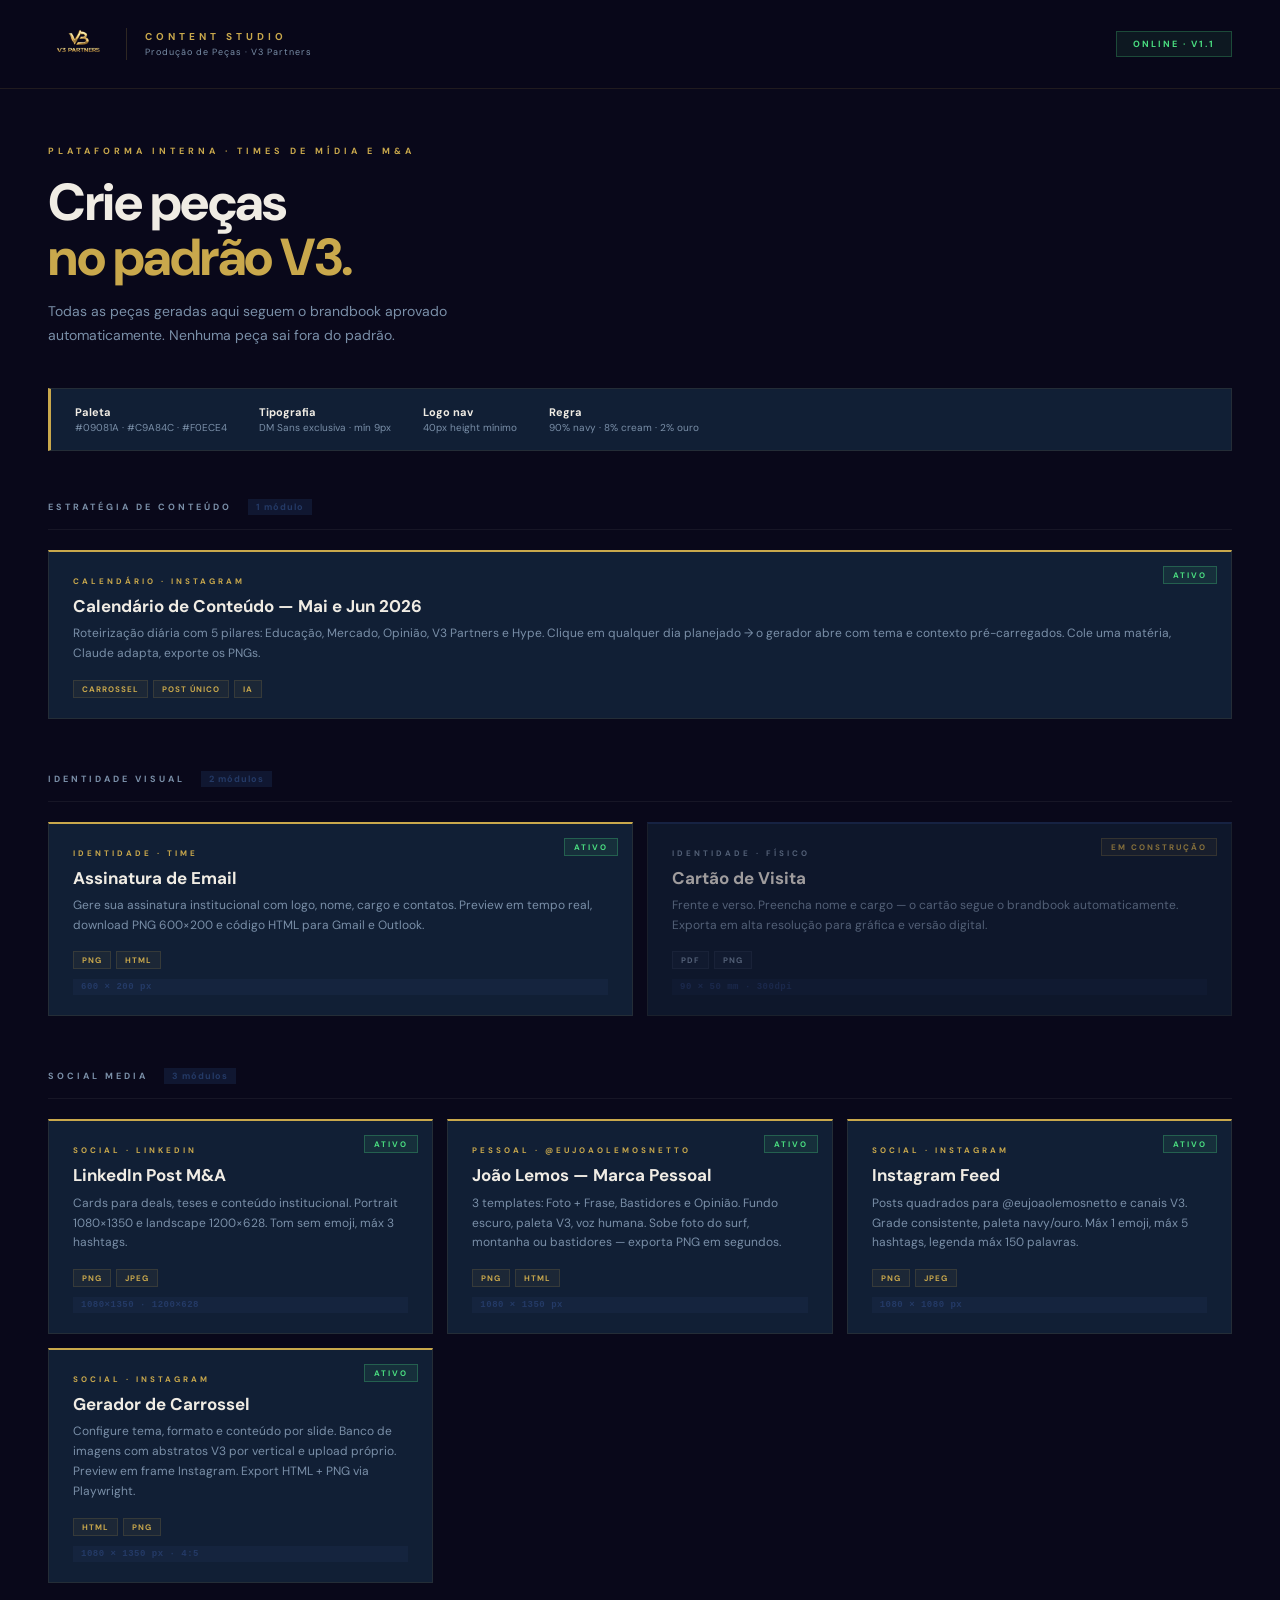
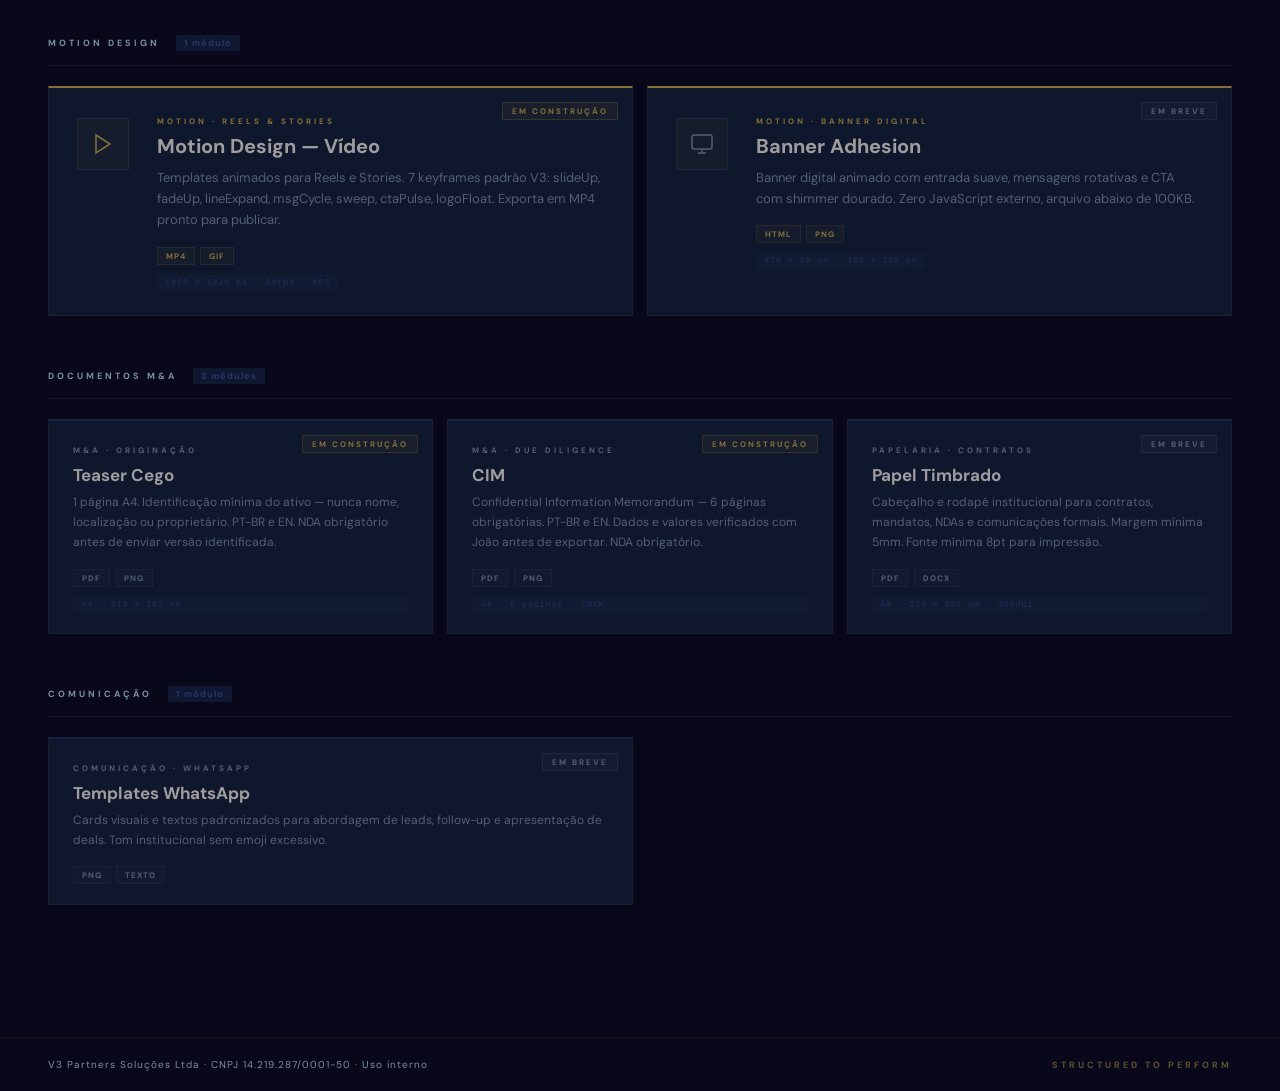
<file: studio/index.html>
<!DOCTYPE html>
<html lang="pt-BR">
<head>
<meta charset="UTF-8">
<meta name="viewport" content="width=device-width, initial-scale=1.0">
<title>V3 Content Studio</title>
<link href="https://fonts.googleapis.com/css2?family=DM+Sans:wght@400;500;600;700;800&display=swap" rel="stylesheet">
<style>
*, *::before, *::after { box-sizing: border-box; margin: 0; padding: 0; }
body { font-family: 'DM Sans', sans-serif; background: #09081A; color: #F0ECE4; min-height: 100vh; }

/* ── HEADER ── */
header {
  padding: 24px 48px;
  border-bottom: 1px solid rgba(201,168,76,0.12);
  display: flex; align-items: center; justify-content: space-between;
  position: sticky; top: 0; z-index: 100;
  background: rgba(9,8,26,0.97);
  backdrop-filter: blur(8px);
}
.logo-area { display: flex; align-items: center; gap: 18px; }
.logo-area img { height: 40px; width: auto; }
.logo-divider { width: 1px; height: 32px; background: rgba(201,168,76,0.2); }
.studio-label { font-size: 10px; font-weight: 700; letter-spacing: 4px; text-transform: uppercase; color: #C9A84C; }
.studio-sub { font-size: 9px; color: #7A8FA8; letter-spacing: 1px; margin-top: 3px; }
.header-badge {
  font-size: 9px; font-weight: 700; letter-spacing: 2px; text-transform: uppercase;
  padding: 6px 16px; background: rgba(74,222,128,0.08);
  border: 1px solid rgba(74,222,128,0.25); color: #4ade80;
}

/* ── HERO ── */
.hero { padding: 56px 48px 40px; max-width: 760px; }
.eyebrow { font-size: 9px; font-weight: 700; letter-spacing: 4px; text-transform: uppercase; color: #C9A84C; margin-bottom: 18px; }
.hero h1 { font-size: 52px; font-weight: 800; line-height: 1.05; color: #F0ECE4; letter-spacing: -1.5px; margin-bottom: 16px; }
.hero h1 span { color: #C9A84C; }
.hero p { font-size: 14px; color: #7A8FA8; line-height: 1.7; max-width: 500px; }

/* ── INFO BAR ── */
.info-bar {
  margin: 0 48px 48px;
  background: #111F35; border: 1px solid rgba(201,168,76,0.1);
  border-left: 3px solid #C9A84C; padding: 16px 24px;
  display: flex; align-items: center; gap: 32px; flex-wrap: wrap;
}
.info-item { font-size: 10px; color: #7A8FA8; }
.info-item strong { color: #F0ECE4; display: block; font-size: 11px; margin-bottom: 2px; }

/* ── SEÇÕES ── */
.studio-body { padding: 0 48px 80px; }

.section-block { margin-bottom: 52px; }
.section-header {
  display: flex; align-items: center; gap: 16px;
  margin-bottom: 20px; padding-bottom: 14px;
  border-bottom: 1px solid rgba(240,236,228,0.06);
}
.section-tag {
  font-size: 9px; font-weight: 700; letter-spacing: 3px; text-transform: uppercase;
  color: #7A8FA8;
}
.section-count {
  font-size: 9px; color: #243A66; font-weight: 700;
  background: rgba(36,58,102,0.3); padding: 2px 8px; letter-spacing: 1px;
}

/* ── GRID ── */
.modules-grid { display: grid; grid-template-columns: repeat(3, 1fr); gap: 14px; }
.modules-grid-2 { display: grid; grid-template-columns: repeat(2, 1fr); gap: 14px; }
@media (max-width: 960px) { .modules-grid { grid-template-columns: repeat(2,1fr); } }
@media (max-width: 600px) { .modules-grid, .modules-grid-2 { grid-template-columns: 1fr; } }

/* ── CARDS ── */
.module-card {
  background: #111F35;
  border: 1px solid rgba(201,168,76,0.1);
  border-top: 2px solid #C9A84C;
  padding: 24px 24px 20px;
  text-decoration: none;
  display: flex; flex-direction: column;
  transition: background 0.2s, border-color 0.2s, transform 0.15s;
  position: relative; cursor: pointer;
}
.module-card:hover {
  background: #162744;
  border-color: rgba(201,168,76,0.28);
  transform: translateY(-1px);
}
.module-card.soon {
  border-top-color: #1e3158;
  opacity: 0.65; cursor: default;
}
.module-card.soon:hover { background: #111F35; border-color: rgba(201,168,76,0.1); transform: none; }

.module-tag { font-size: 8px; font-weight: 700; letter-spacing: 3px; text-transform: uppercase; color: #C9A84C; margin-bottom: 10px; }
.module-card.soon .module-tag { color: #7A8FA8; }
.module-title { font-size: 17px; font-weight: 700; color: #F0ECE4; margin-bottom: 7px; line-height: 1.25; }
.module-desc { font-size: 12px; color: #7A8FA8; line-height: 1.65; margin-bottom: 16px; flex: 1; }
.module-formats { display: flex; gap: 5px; flex-wrap: wrap; }
.fmt {
  font-size: 8px; font-weight: 700; letter-spacing: 1px; text-transform: uppercase;
  padding: 3px 8px; background: rgba(201,168,76,0.06);
  border: 1px solid rgba(201,168,76,0.15); color: #C9A84C;
}
.module-card.soon .fmt { background: rgba(122,143,168,0.05); border-color: rgba(122,143,168,0.12); color: #7A8FA8; }

/* BADGES */
.badge {
  position: absolute; top: 14px; right: 14px;
  font-size: 8px; font-weight: 700; letter-spacing: 2px; text-transform: uppercase;
  padding: 3px 9px;
}
.badge-ativo  { background: rgba(74,222,128,0.08); border: 1px solid rgba(74,222,128,0.28); color: #4ade80; }
.badge-soon   { background: rgba(122,143,168,0.07); border: 1px solid rgba(122,143,168,0.18); color: #7A8FA8; }
.badge-build  { background: rgba(201,168,76,0.08); border: 1px solid rgba(201,168,76,0.25); color: #C9A84C; }

/* CARD WIDE (destaque) */
.module-card-wide {
  background: #111F35;
  border: 1px solid rgba(201,168,76,0.1);
  border-top: 2px solid #C9A84C;
  padding: 28px 28px 24px;
  text-decoration: none; display: flex;
  gap: 28px; align-items: flex-start;
  transition: background 0.2s, transform 0.15s;
  position: relative; cursor: default;
  opacity: 0.65;
}
.module-card-wide .mw-icon {
  font-size: 32px; flex-shrink: 0; margin-top: 2px;
  width: 52px; height: 52px;
  display: flex; align-items: center; justify-content: center;
  background: rgba(201,168,76,0.06); border: 1px solid rgba(201,168,76,0.12);
}
.module-card-wide .mw-body { flex: 1; }
.module-card-wide .module-tag { margin-bottom: 8px; }
.module-card-wide .module-title { font-size: 20px; margin-bottom: 8px; }
.module-card-wide .module-desc { font-size: 13px; margin-bottom: 16px; }

/* DIMENSÕES BADGE */
.dim-badge {
  font-size: 9px; color: #243A66; font-weight: 700; font-family: monospace;
  background: rgba(36,58,102,0.2); padding: 3px 8px; letter-spacing: 0.5px;
  display: inline-block;
}

/* FOOTER */
footer { border-top: 1px solid rgba(201,168,76,0.08); padding: 20px 48px; display: flex; justify-content: space-between; align-items: center; }
footer p { font-size: 10px; color: #7A8FA8; letter-spacing: 1px; }
footer .tag { font-size: 9px; font-weight: 700; letter-spacing: 3px; color: #C9A84C; opacity: 0.45; text-transform: uppercase; }

@media (max-width: 600px) {
  header { padding: 18px 20px; }
  .hero { padding: 36px 20px 28px; }
  .info-bar { margin: 0 20px 32px; }
  .studio-body { padding: 0 20px 60px; }
  footer { padding: 16px 20px; flex-direction: column; gap: 8px; }
}
</style>
</head>
<body>

<header>
  <div class="logo-area">
    <img src="assets/logos/v3-logo-3d-alpha.png" alt="V3 Partners">
    <div class="logo-divider"></div>
    <div>
      <div class="studio-label">Content Studio</div>
      <div class="studio-sub">Produção de Peças · V3 Partners</div>
    </div>
  </div>
  <div class="header-badge">Online · v1.1</div>
</header>

<section class="hero">
  <div class="eyebrow">Plataforma Interna · Times de Mídia e M&A</div>
  <h1>Crie peças<br><span>no padrão V3.</span></h1>
  <p>Todas as peças geradas aqui seguem o brandbook aprovado automaticamente. Nenhuma peça sai fora do padrão.</p>
</section>

<div class="info-bar">
  <div class="info-item"><strong>Paleta</strong>#09081A · #C9A84C · #F0ECE4</div>
  <div class="info-item"><strong>Tipografia</strong>DM Sans exclusiva · mín 9px</div>
  <div class="info-item"><strong>Logo nav</strong>40px height mínimo</div>
  <div class="info-item"><strong>Regra</strong>90% navy · 8% cream · 2% ouro</div>
</div>

<main class="studio-body">

  <!-- ──────────────────────────────────────────
       SEÇÃO 0 — CALENDÁRIO (destaque)
  ────────────────────────────────────────── -->
  <div class="section-block">
    <div class="section-header">
      <span class="section-tag">Estratégia de Conteúdo</span>
      <span class="section-count">1 módulo</span>
    </div>
    <div class="modules-grid-2">
      <a href="modules/calendario/index.html" class="module-card" style="border-top-color:#C9A84C;grid-column:span 2;">
        <div class="badge badge-ativo">Ativo</div>
        <div class="module-tag">Calendário · Instagram</div>
        <div class="module-title">Calendário de Conteúdo — Mai e Jun 2026</div>
        <div class="module-desc">Roteirização diária com 5 pilares: Educação, Mercado, Opinião, V3 Partners e Hype. Clique em qualquer dia planejado → o gerador abre com tema e contexto pré-carregados. Cole uma matéria, Claude adapta, exporte os PNGs.</div>
        <div class="module-formats">
          <span class="fmt">Carrossel</span>
          <span class="fmt">Post único</span>
          <span class="fmt">IA</span>
        </div>
      </a>
    </div>
  </div>

  <!-- ──────────────────────────────────────────
       SEÇÃO 1 — IDENTIDADE
  ────────────────────────────────────────── -->
  <div class="section-block">
    <div class="section-header">
      <span class="section-tag">Identidade Visual</span>
      <span class="section-count">2 módulos</span>
    </div>
    <div class="modules-grid-2">

      <a href="modules/assinatura/index.html" class="module-card">
        <div class="badge badge-ativo">Ativo</div>
        <div class="module-tag">Identidade · Time</div>
        <div class="module-title">Assinatura de Email</div>
        <div class="module-desc">Gere sua assinatura institucional com logo, nome, cargo e contatos. Preview em tempo real, download PNG 600×200 e código HTML para Gmail e Outlook.</div>
        <div class="module-formats">
          <span class="fmt">PNG</span>
          <span class="fmt">HTML</span>
        </div>
        <div class="dim-badge" style="margin-top:10px;">600 × 200 px</div>
      </a>

      <a href="modules/cartao/index.html" class="module-card soon">
        <div class="badge badge-build">Em construção</div>
        <div class="module-tag">Identidade · Físico</div>
        <div class="module-title">Cartão de Visita</div>
        <div class="module-desc">Frente e verso. Preencha nome e cargo — o cartão segue o brandbook automaticamente. Exporta em alta resolução para gráfica e versão digital.</div>
        <div class="module-formats">
          <span class="fmt">PDF</span>
          <span class="fmt">PNG</span>
        </div>
        <div class="dim-badge" style="margin-top:10px;">90 × 50 mm · 300dpi</div>
      </a>

    </div>
  </div>

  <!-- ──────────────────────────────────────────
       SEÇÃO 2 — SOCIAL MEDIA
  ────────────────────────────────────────── -->
  <div class="section-block">
    <div class="section-header">
      <span class="section-tag">Social Media</span>
      <span class="section-count">3 módulos</span>
    </div>
    <div class="modules-grid">

      <a href="modules/linkedin/index.html" class="module-card">
        <div class="badge badge-ativo">Ativo</div>
        <div class="module-tag">Social · LinkedIn</div>
        <div class="module-title">LinkedIn Post M&A</div>
        <div class="module-desc">Cards para deals, teses e conteúdo institucional. Portrait 1080×1350 e landscape 1200×628. Tom sem emoji, máx 3 hashtags.</div>
        <div class="module-formats">
          <span class="fmt">PNG</span>
          <span class="fmt">JPEG</span>
        </div>
        <div class="dim-badge" style="margin-top:10px;">1080×1350 · 1200×628</div>
      </a>

      <a href="modules/joao/index.html" class="module-card" style="border-top-color:#C9A84C;">
        <div class="badge badge-ativo">Ativo</div>
        <div class="module-tag">Pessoal · @eujoaolemosnetto</div>
        <div class="module-title">João Lemos — Marca Pessoal</div>
        <div class="module-desc">3 templates: Foto + Frase, Bastidores e Opinião. Fundo escuro, paleta V3, voz humana. Sobe foto do surf, montanha ou bastidores — exporta PNG em segundos.</div>
        <div class="module-formats">
          <span class="fmt">PNG</span>
          <span class="fmt">HTML</span>
        </div>
        <div class="dim-badge" style="margin-top:10px;">1080 × 1350 px</div>
      </a>

      <a href="modules/instagram/index.html" class="module-card">
        <div class="badge badge-ativo">Ativo</div>
        <div class="module-tag">Social · Instagram</div>
        <div class="module-title">Instagram Feed</div>
        <div class="module-desc">Posts quadrados para @eujoaolemosnetto e canais V3. Grade consistente, paleta navy/ouro. Máx 1 emoji, máx 5 hashtags, legenda máx 150 palavras.</div>
        <div class="module-formats">
          <span class="fmt">PNG</span>
          <span class="fmt">JPEG</span>
        </div>
        <div class="dim-badge" style="margin-top:10px;">1080 × 1080 px</div>
      </a>

      <a href="modules/stories/index.html" class="module-card">
        <div class="badge badge-ativo">Ativo</div>
        <div class="module-tag">Social · Instagram</div>
        <div class="module-title">Gerador de Carrossel</div>
        <div class="module-desc">Configure tema, formato e conteúdo por slide. Banco de imagens com abstratos V3 por vertical e upload próprio. Preview em frame Instagram. Export HTML + PNG via Playwright.</div>
        <div class="module-formats">
          <span class="fmt">HTML</span>
          <span class="fmt">PNG</span>
        </div>
        <div class="dim-badge" style="margin-top:10px;">1080 × 1350 px · 4:5</div>
      </a>

    </div>
  </div>

  <!-- ──────────────────────────────────────────
       SEÇÃO 3 — MOTION DESIGN
  ────────────────────────────────────────── -->
  <div class="section-block">
    <div class="section-header">
      <span class="section-tag">Motion Design</span>
      <span class="section-count">1 módulo</span>
    </div>
    <div class="modules-grid-2">

      <div class="module-card-wide">
        <div class="badge badge-build">Em construção</div>
        <div class="mw-icon">
          <svg width="24" height="24" viewBox="0 0 24 24" fill="none" stroke="#C9A84C" stroke-width="1.5">
            <polygon points="5,3 19,12 5,21"/>
          </svg>
        </div>
        <div class="mw-body">
          <div class="module-tag">Motion · Reels &amp; Stories</div>
          <div class="module-title">Motion Design — Vídeo</div>
          <div class="module-desc">Templates animados para Reels e Stories. 7 keyframes padrão V3: slideUp, fadeUp, lineExpand, msgCycle, sweep, ctaPulse, logoFloat. Exporta em MP4 pronto para publicar.</div>
          <div class="module-formats">
            <span class="fmt">MP4</span>
            <span class="fmt">GIF</span>
          </div>
          <div class="dim-badge" style="margin-top:10px;">1080 × 1920 px · 30fps · MP4</div>
        </div>
      </div>

      <div class="module-card-wide">
        <div class="badge badge-soon">Em breve</div>
        <div class="mw-icon">
          <svg width="24" height="24" viewBox="0 0 24 24" fill="none" stroke="#7A8FA8" stroke-width="1.5">
            <rect x="2" y="3" width="20" height="14" rx="2"/><path d="M8 21h8M12 17v4"/>
          </svg>
        </div>
        <div class="mw-body">
          <div class="module-tag">Motion · Banner Digital</div>
          <div class="module-title">Banner Adhesion</div>
          <div class="module-desc">Banner digital animado com entrada suave, mensagens rotativas e CTA com shimmer dourado. Zero JavaScript externo, arquivo abaixo de 100KB.</div>
          <div class="module-formats">
            <span class="fmt">HTML</span>
            <span class="fmt">PNG</span>
          </div>
          <div class="dim-badge" style="margin-top:10px;">970 × 90 px · 320 × 100 px</div>
        </div>
      </div>

    </div>
  </div>

  <!-- ──────────────────────────────────────────
       SEÇÃO 4 — DOCUMENTOS M&A
  ────────────────────────────────────────── -->
  <div class="section-block">
    <div class="section-header">
      <span class="section-tag">Documentos M&A</span>
      <span class="section-count">3 módulos</span>
    </div>
    <div class="modules-grid">

      <a href="modules/documentos/teaser.html" class="module-card soon">
        <div class="badge badge-build">Em construção</div>
        <div class="module-tag">M&A · Originação</div>
        <div class="module-title">Teaser Cego</div>
        <div class="module-desc">1 página A4. Identificação mínima do ativo — nunca nome, localização ou proprietário. PT-BR e EN. NDA obrigatório antes de enviar versão identificada.</div>
        <div class="module-formats">
          <span class="fmt">PDF</span>
          <span class="fmt">PNG</span>
        </div>
        <div class="dim-badge" style="margin-top:10px;">A4 · 210 × 297 mm</div>
      </a>

      <a href="modules/documentos/cim.html" class="module-card soon">
        <div class="badge badge-build">Em construção</div>
        <div class="module-tag">M&A · Due Diligence</div>
        <div class="module-title">CIM</div>
        <div class="module-desc">Confidential Information Memorandum — 6 páginas obrigatórias. PT-BR e EN. Dados e valores verificados com João antes de exportar. NDA obrigatório.</div>
        <div class="module-formats">
          <span class="fmt">PDF</span>
          <span class="fmt">PNG</span>
        </div>
        <div class="dim-badge" style="margin-top:10px;">A4 · 6 páginas · CMYK</div>
      </a>

      <a href="modules/documentos/papel-timbrado.html" class="module-card soon">
        <div class="badge badge-soon">Em breve</div>
        <div class="module-tag">Papelaria · Contratos</div>
        <div class="module-title">Papel Timbrado</div>
        <div class="module-desc">Cabeçalho e rodapé institucional para contratos, mandatos, NDAs e comunicações formais. Margem mínima 5mm. Fonte mínima 8pt para impressão.</div>
        <div class="module-formats">
          <span class="fmt">PDF</span>
          <span class="fmt">DOCX</span>
        </div>
        <div class="dim-badge" style="margin-top:10px;">A4 · 210 × 297 mm · 300dpi</div>
      </a>

    </div>
  </div>

  <!-- ──────────────────────────────────────────
       SEÇÃO 5 — COMUNICAÇÃO
  ────────────────────────────────────────── -->
  <div class="section-block">
    <div class="section-header">
      <span class="section-tag">Comunicação</span>
      <span class="section-count">1 módulo</span>
    </div>
    <div class="modules-grid-2">

      <a href="modules/whatsapp/index.html" class="module-card soon">
        <div class="badge badge-soon">Em breve</div>
        <div class="module-tag">Comunicação · WhatsApp</div>
        <div class="module-title">Templates WhatsApp</div>
        <div class="module-desc">Cards visuais e textos padronizados para abordagem de leads, follow-up e apresentação de deals. Tom institucional sem emoji excessivo.</div>
        <div class="module-formats">
          <span class="fmt">PNG</span>
          <span class="fmt">TEXTO</span>
        </div>
      </a>

    </div>
  </div>

</main>

<footer>
  <p>V3 Partners Soluções Ltda · CNPJ 14.219.287/0001-50 · Uso interno</p>
  <div class="tag">Structured to Perform</div>
</footer>

</body>
</html>
</file>
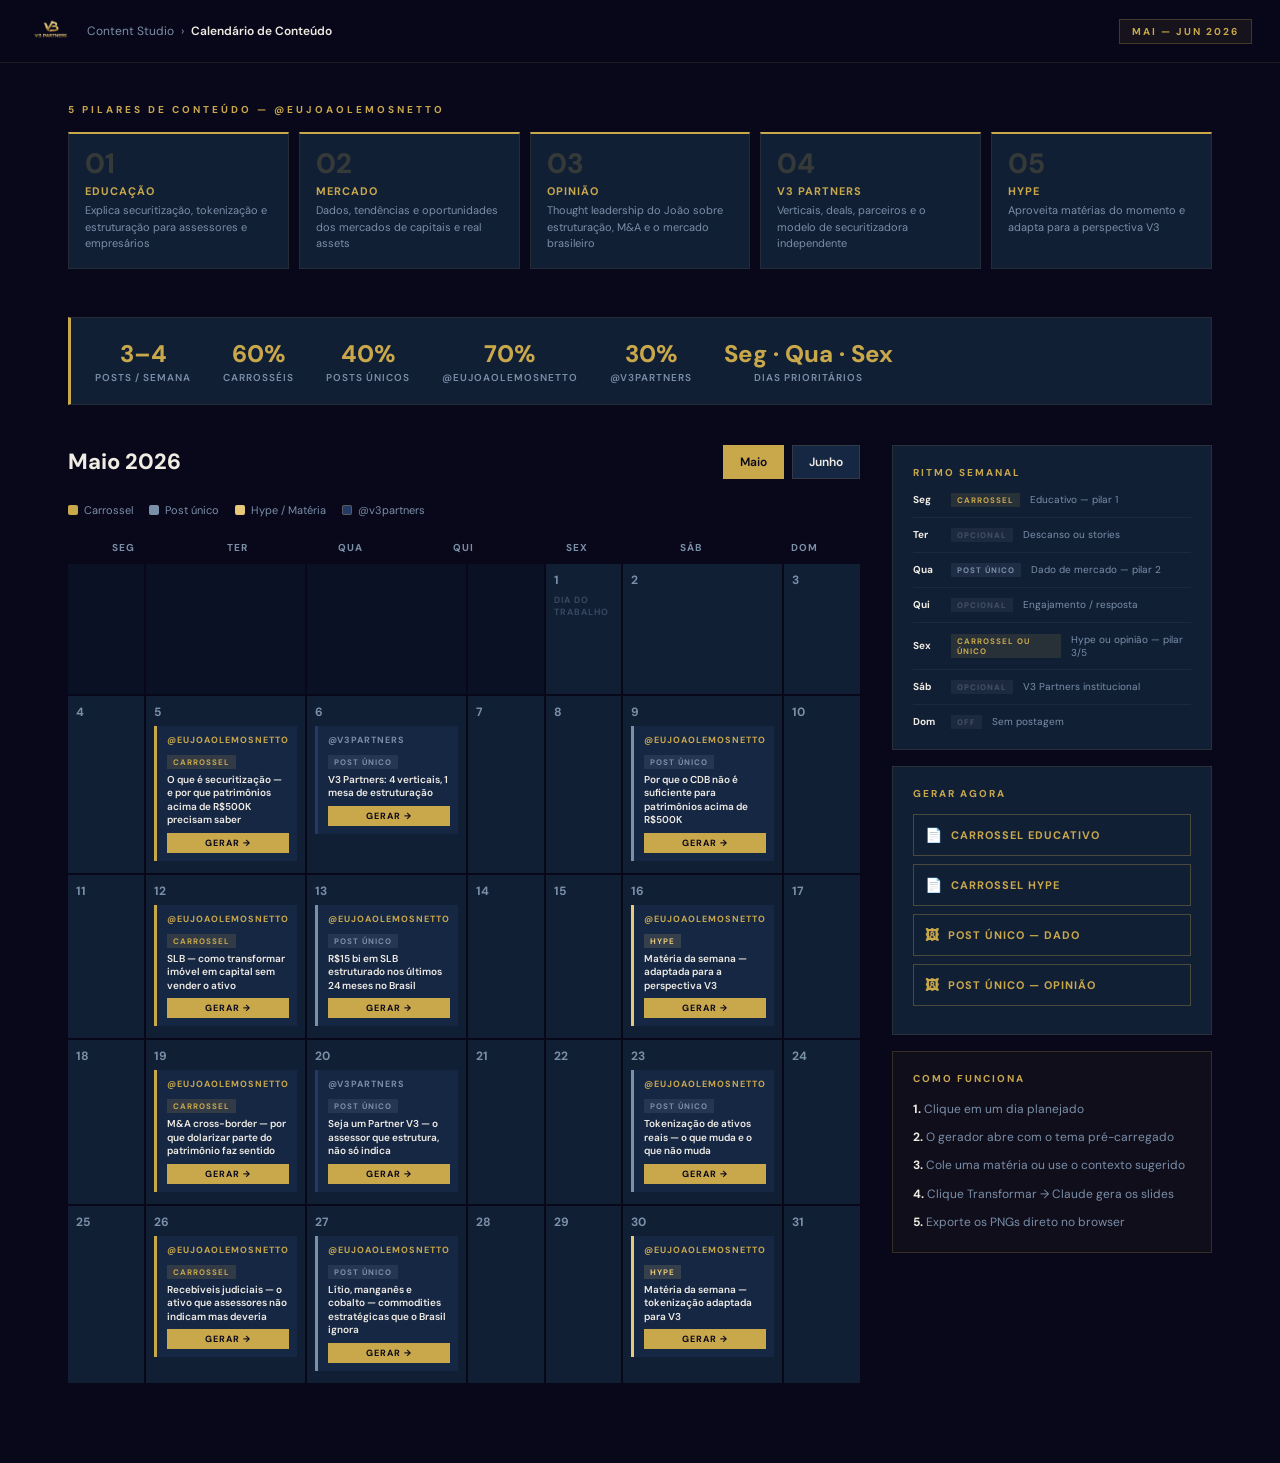
<file: studio/modules/calendario/index.html>
<!DOCTYPE html>
<html lang="pt-BR">
<head>
<meta charset="UTF-8">
<meta name="viewport" content="width=device-width, initial-scale=1.0">
<title>Calendário de Conteúdo — V3 Content Studio</title>
<link href="https://fonts.googleapis.com/css2?family=DM+Sans:wght@400;500;600;700;800&display=swap" rel="stylesheet">
<style>
*,*::before,*::after{box-sizing:border-box;margin:0;padding:0;}
:root{--nd:#09081A;--nb:#111F35;--nc:#162744;--nm:#243A66;--g:#C9A84C;--gl:#E8C97A;--cr:#F0ECE4;--mt:#7A8FA8;}
body{font-family:'DM Sans',sans-serif;background:var(--nd);color:var(--cr);min-height:100vh;-webkit-font-smoothing:antialiased;}

/* HEADER */
header{padding:16px 28px;border-bottom:1px solid rgba(201,168,76,.12);display:flex;align-items:center;justify-content:space-between;position:sticky;top:0;z-index:100;background:rgba(9,8,26,.97);backdrop-filter:blur(8px);}
.hl{display:flex;align-items:center;gap:14px;}
.hl img{height:30px;}
.bc{display:flex;align-items:center;gap:7px;font-size:12px;color:var(--mt);}
.bc a{color:var(--mt);text-decoration:none;}.bc a:hover{color:var(--cr);}
.bc strong{color:var(--cr);font-weight:600;}
.hb{font-size:10px;font-weight:700;letter-spacing:2px;text-transform:uppercase;padding:5px 12px;background:rgba(201,168,76,.08);border:1px solid rgba(201,168,76,.25);color:var(--g);}

/* BODY */
.body{max-width:1200px;margin:0 auto;padding:40px 28px 80px;}

/* STRATEGY STRIP */
.strategy{display:grid;grid-template-columns:repeat(5,1fr);gap:10px;margin-bottom:48px;}
.pillar{background:var(--nb);border:1px solid rgba(201,168,76,.1);border-top:2px solid var(--g);padding:16px;}
.pillar-num{font-size:28px;font-weight:800;color:rgba(201,168,76,.2);line-height:1;margin-bottom:6px;}
.pillar-name{font-size:11px;font-weight:700;color:var(--g);text-transform:uppercase;letter-spacing:1px;margin-bottom:4px;}
.pillar-desc{font-size:11px;color:var(--mt);line-height:1.5;}

/* STATS */
.stats{display:flex;gap:32px;margin-bottom:40px;padding:20px 24px;background:var(--nb);border:1px solid rgba(201,168,76,.1);border-left:3px solid var(--g);}
.stat{text-align:center;}
.stat-n{font-size:24px;font-weight:800;color:var(--g);}
.stat-l{font-size:10px;color:var(--mt);font-weight:600;letter-spacing:1px;text-transform:uppercase;margin-top:2px;}

/* MONTH NAV */
.month-nav{display:flex;align-items:center;justify-content:space-between;margin-bottom:24px;}
.month-title{font-size:22px;font-weight:800;color:var(--cr);}
.month-nav-btns{display:flex;gap:8px;}
.mnb{background:var(--nc);border:1px solid rgba(201,168,76,.15);color:var(--cr);font-family:'DM Sans',sans-serif;font-size:12px;font-weight:600;padding:8px 16px;cursor:pointer;transition:background .2s;}
.mnb:hover{background:var(--nm);}
.mnb.active{background:var(--g);color:var(--nd);}

/* LEGEND */
.legend{display:flex;gap:16px;margin-bottom:16px;flex-wrap:wrap;}
.leg{display:flex;align-items:center;gap:6px;font-size:11px;color:var(--mt);}
.leg-dot{width:10px;height:10px;border-radius:2px;}
.leg-carousel{background:#C9A84C;}
.leg-single{background:#7A8FA8;}
.leg-hype{background:#E8C97A;}
.leg-v3{background:#243A66;border:1px solid rgba(201,168,76,.3);}

/* CALENDAR GRID */
.cal-header{display:grid;grid-template-columns:repeat(7,1fr);gap:2px;margin-bottom:2px;}
.cal-day-name{text-align:center;font-size:10px;font-weight:700;letter-spacing:1px;text-transform:uppercase;color:var(--mt);padding:8px 4px;}
.cal-grid{display:grid;grid-template-columns:repeat(7,1fr);gap:2px;}

.cal-day{min-height:130px;background:var(--nb);padding:8px;position:relative;transition:background .15s;}
.cal-day.empty{background:rgba(17,31,53,.4);}
.cal-day.today{outline:2px solid var(--g);outline-offset:-2px;}
.cal-day:not(.empty):not(.no-post):hover{background:var(--nc);}
.cal-date{font-size:12px;font-weight:700;color:var(--mt);margin-bottom:6px;}
.cal-day.today .cal-date{color:var(--g);}

/* POST CARD inside calendar */
.post-card{background:var(--nc);border-left:3px solid var(--g);padding:8px 8px 8px 10px;margin-bottom:4px;cursor:pointer;transition:background .15s;}
.post-card:hover{background:var(--nm);}
.post-card.carousel{border-left-color:#C9A84C;}
.post-card.single{border-left-color:#7A8FA8;}
.post-card.hype{border-left-color:#E8C97A;}
.post-card.v3-inst{border-left-color:#243A66;background:rgba(36,58,102,.3);}
.post-card.v3-inst:hover{background:rgba(36,58,102,.5);}
.pc-account{font-size:9px;font-weight:700;letter-spacing:1px;text-transform:uppercase;color:var(--mt);margin-bottom:3px;}
.pc-type{display:inline-block;font-size:8px;font-weight:700;letter-spacing:1px;text-transform:uppercase;padding:2px 6px;margin-bottom:4px;}
.pc-type.carousel{background:rgba(201,168,76,.15);color:var(--g);}
.pc-type.single{background:rgba(122,143,168,.15);color:var(--mt);}
.pc-type.hype{background:rgba(232,201,122,.15);color:var(--gl);}
.pc-theme{font-size:10px;font-weight:600;color:var(--cr);line-height:1.35;}
.pc-gerar{margin-top:6px;padding:4px 8px;font-size:9px;font-weight:700;letter-spacing:1px;text-transform:uppercase;background:var(--g);color:var(--nd);border:none;font-family:'DM Sans',sans-serif;cursor:pointer;width:100%;transition:background .15s;}
.pc-gerar:hover{background:var(--gl);}

/* FERIADO */
.feriado-tag{font-size:9px;color:rgba(122,143,168,.4);font-weight:600;letter-spacing:1px;text-transform:uppercase;margin-top:4px;}

/* SIDE PANEL */
.layout{display:grid;grid-template-columns:1fr 320px;gap:32px;align-items:start;}
.side-panel{position:sticky;top:80px;}
.sp-card{background:var(--nb);border:1px solid rgba(201,168,76,.12);padding:20px;margin-bottom:16px;}
.sp-title{font-size:10px;font-weight:700;letter-spacing:2px;text-transform:uppercase;color:var(--g);margin-bottom:14px;}
.rhythm-row{display:flex;align-items:center;gap:10px;margin-bottom:10px;padding-bottom:10px;border-bottom:1px solid rgba(240,236,228,.05);}
.rhythm-row:last-child{border-bottom:none;margin-bottom:0;padding-bottom:0;}
.rhythm-day{font-size:10px;font-weight:700;color:var(--cr);min-width:28px;}
.rhythm-type{font-size:10px;color:var(--mt);}
.rhythm-badge{font-size:8px;font-weight:700;letter-spacing:1px;text-transform:uppercase;padding:2px 6px;}
.rb-carousel{background:rgba(201,168,76,.12);color:var(--g);}
.rb-single{background:rgba(122,143,168,.12);color:var(--mt);}
.rb-off{background:rgba(240,236,228,.05);color:rgba(122,143,168,.4);}

.quick-btn{width:100%;padding:11px;font-family:'DM Sans',sans-serif;font-size:11px;font-weight:700;letter-spacing:1px;text-transform:uppercase;background:transparent;border:1px solid rgba(201,168,76,.3);color:var(--g);cursor:pointer;transition:all .2s;margin-bottom:8px;text-align:left;display:flex;align-items:center;gap:8px;}
.quick-btn:hover{background:rgba(201,168,76,.08);}
.quick-btn span{font-size:14px;}

@media(max-width:900px){.layout{grid-template-columns:1fr;}.strategy{grid-template-columns:repeat(2,1fr);}.side-panel{position:static;}}
@media(max-width:640px){.strategy{grid-template-columns:1fr;}.stats{flex-wrap:wrap;gap:16px;}}
</style>
</head>
<body>

<header>
  <div class="hl">
    <img src="../../assets/logos/v3-logo-3d-alpha.png" alt="V3 Partners" onerror="this.style.display='none'">
    <nav class="bc">
      <a href="../../index.html">Content Studio</a>
      <span>›</span>
      <strong>Calendário de Conteúdo</strong>
    </nav>
  </div>
  <div class="hb">Mai — Jun 2026</div>
</header>

<div class="body">

  <!-- STRATEGY PILLARS -->
  <div style="margin-bottom:12px;">
    <div style="font-size:10px;font-weight:700;letter-spacing:3px;text-transform:uppercase;color:var(--g);margin-bottom:16px;">5 Pilares de Conteúdo — @eujoaolemosnetto</div>
    <div class="strategy">
      <div class="pillar"><div class="pillar-num">01</div><div class="pillar-name">Educação</div><div class="pillar-desc">Explica securitização, tokenização e estruturação para assessores e empresários</div></div>
      <div class="pillar"><div class="pillar-num">02</div><div class="pillar-name">Mercado</div><div class="pillar-desc">Dados, tendências e oportunidades dos mercados de capitais e real assets</div></div>
      <div class="pillar"><div class="pillar-num">03</div><div class="pillar-name">Opinião</div><div class="pillar-desc">Thought leadership do João sobre estruturação, M&A e o mercado brasileiro</div></div>
      <div class="pillar"><div class="pillar-num">04</div><div class="pillar-name">V3 Partners</div><div class="pillar-desc">Verticais, deals, parceiros e o modelo de securitizadora independente</div></div>
      <div class="pillar"><div class="pillar-num">05</div><div class="pillar-name">Hype</div><div class="pillar-desc">Aproveita matérias do momento e adapta para a perspectiva V3</div></div>
    </div>
  </div>

  <!-- STATS -->
  <div class="stats">
    <div class="stat"><div class="stat-n">3–4</div><div class="stat-l">Posts / semana</div></div>
    <div class="stat"><div class="stat-n">60%</div><div class="stat-l">Carrosséis</div></div>
    <div class="stat"><div class="stat-n">40%</div><div class="stat-l">Posts únicos</div></div>
    <div class="stat"><div class="stat-n">70%</div><div class="stat-l">@eujoaolemosnetto</div></div>
    <div class="stat"><div class="stat-n">30%</div><div class="stat-l">@v3partners</div></div>
    <div class="stat"><div class="stat-n">Seg · Qua · Sex</div><div class="stat-l">Dias prioritários</div></div>
  </div>

  <div class="layout">
    <!-- CALENDAR -->
    <div>
      <!-- MONTH NAV -->
      <div class="month-nav">
        <div class="month-title" id="month-title">Maio 2026</div>
        <div class="month-nav-btns">
          <button class="mnb active" onclick="showMonth(0)">Maio</button>
          <button class="mnb" onclick="showMonth(1)">Junho</button>
        </div>
      </div>

      <!-- LEGEND -->
      <div class="legend">
        <div class="leg"><div class="leg-dot leg-carousel"></div>Carrossel</div>
        <div class="leg"><div class="leg-dot leg-single"></div>Post único</div>
        <div class="leg"><div class="leg-dot leg-hype"></div>Hype / Matéria</div>
        <div class="leg"><div class="leg-dot leg-v3"></div>@v3partners</div>
      </div>

      <!-- CALENDAR HEADER -->
      <div class="cal-header">
        <div class="cal-day-name">Seg</div>
        <div class="cal-day-name">Ter</div>
        <div class="cal-day-name">Qua</div>
        <div class="cal-day-name">Qui</div>
        <div class="cal-day-name">Sex</div>
        <div class="cal-day-name">Sáb</div>
        <div class="cal-day-name">Dom</div>
      </div>

      <div class="cal-grid" id="cal-grid"></div>
    </div>

    <!-- SIDE PANEL -->
    <div class="side-panel">
      <div class="sp-card">
        <div class="sp-title">Ritmo Semanal</div>
        <div class="rhythm-row"><span class="rhythm-day">Seg</span><span class="rhythm-badge rb-carousel">Carrossel</span><span class="rhythm-type">Educativo — pilar 1</span></div>
        <div class="rhythm-row"><span class="rhythm-day">Ter</span><span class="rhythm-badge rb-off">Opcional</span><span class="rhythm-type">Descanso ou stories</span></div>
        <div class="rhythm-row"><span class="rhythm-day">Qua</span><span class="rhythm-badge rb-single">Post único</span><span class="rhythm-type">Dado de mercado — pilar 2</span></div>
        <div class="rhythm-row"><span class="rhythm-day">Qui</span><span class="rhythm-badge rb-off">Opcional</span><span class="rhythm-type">Engajamento / resposta</span></div>
        <div class="rhythm-row"><span class="rhythm-day">Sex</span><span class="rhythm-badge rb-carousel">Carrossel ou único</span><span class="rhythm-type">Hype ou opinião — pilar 3/5</span></div>
        <div class="rhythm-row"><span class="rhythm-day">Sáb</span><span class="rhythm-badge rb-off">Opcional</span><span class="rhythm-type">V3 Partners institucional</span></div>
        <div class="rhythm-row"><span class="rhythm-day">Dom</span><span class="rhythm-badge rb-off">Off</span><span class="rhythm-type">Sem postagem</span></div>
      </div>

      <div class="sp-card">
        <div class="sp-title">Gerar Agora</div>
        <button class="quick-btn" id="qb1"><span>📄</span>Carrossel Educativo</button>
        <button class="quick-btn" id="qb2"><span>📄</span>Carrossel Hype</button>
        <button class="quick-btn" id="qb3"><span>🖼</span>Post único — Dado</button>
        <button class="quick-btn" id="qb4"><span>🖼</span>Post único — Opinião</button>
      </div>

      <div class="sp-card" style="background:rgba(201,168,76,.04);border-color:rgba(201,168,76,.2);">
        <div class="sp-title">Como funciona</div>
        <div style="font-size:12px;color:var(--mt);line-height:1.7;">
          <p style="margin-bottom:8px;"><strong style="color:var(--cr);">1.</strong> Clique em um dia planejado</p>
          <p style="margin-bottom:8px;"><strong style="color:var(--cr);">2.</strong> O gerador abre com o tema pré-carregado</p>
          <p style="margin-bottom:8px;"><strong style="color:var(--cr);">3.</strong> Cole uma matéria ou use o contexto sugerido</p>
          <p style="margin-bottom:8px;"><strong style="color:var(--cr);">4.</strong> Clique Transformar → Claude gera os slides</p>
          <p><strong style="color:var(--cr);">5.</strong> Exporte os PNGs direto no browser</p>
        </div>
      </div>
    </div>
  </div>
</div>

<script>
// ── CALENDAR DATA ─────────────────────────────────────────────────────────────

const MONTHS = [
  {
    name: 'Maio 2026',
    year: 2026, month: 4, // 0-indexed
    startDay: 4, // Maio 1 = sexta (0=seg...6=dom) → 4=sex → offset 4
    days: 31,
    feriados: { 1: 'Dia do Trabalho' },
    posts: {
      5:  { account:'@eujoaolemosnetto', type:'carousel', pilar:'Educação', tema:'securitizacao', title:'O que é securitização — e por que patrimônios acima de R$500K precisam saber', ctx:'Explique securitização de forma simples: o que é, como funciona, por que grandes patrimônios usam isso ao invés do CDB. Conecte com a V3 Partners como estruturadora.' },
      6:  { account:'@v3partners', type:'single', pilar:'V3', tema:'partners', title:'V3 Partners: 4 verticais, 1 mesa de estruturação', ctx:'Apresente as 4 verticais da V3 Partners de forma institucional: Crédito/Recebíveis, Real Estate, Mineração, M&A Cross-Border. Posicione como boutique independente.' },
      9:  { account:'@eujoaolemosnetto', type:'single', pilar:'Opinião', tema:'securitizacao', title:'Por que o CDB não é suficiente para patrimônios acima de R$500K', ctx:'Opinião direta do João: CDB remunera o banco, não o investidor. Quem tem mais de R$500K pode e deve ter acesso a estruturações que o assessor comum não conhece.' },
      12: { account:'@eujoaolemosnetto', type:'carousel', pilar:'Educação', tema:'real-estate', title:'SLB — como transformar imóvel em capital sem vender o ativo', ctx:'Sale-Leaseback: empresa vende o imóvel para um fundo, recebe o capital e continua usando o espaço pagando aluguel. Explique o mecanismo e os benefícios.' },
      13: { account:'@eujoaolemosnetto', type:'single', pilar:'Mercado', tema:'real-estate', title:'R$15 bi em SLB estruturado nos últimos 24 meses no Brasil', ctx:'Dado de mercado sobre o crescimento do Sale-Leaseback no Brasil. Contextualize com a oportunidade para empresas médias que têm imóvel próprio.' },
      16: { account:'@eujoaolemosnetto', type:'hype', pilar:'Hype', tema:'ma-crossborder', title:'Matéria da semana — adaptada para a perspectiva V3', ctx:'[Cole a URL ou texto da matéria que você achou interessante esta semana. Eu adapto para a voz do João e para a perspectiva V3.]' },
      19: { account:'@eujoaolemosnetto', type:'carousel', pilar:'Educação', tema:'ma-crossborder', title:'M&A cross-border — por que dolarizar parte do patrimônio faz sentido', ctx:'Explique como funciona um M&A cross-border: empresas brasileiras captando sócios internacionais ou vendendo participação para fundos americanos e asiáticos. O papel da V3 como estruturadora.' },
      20: { account:'@v3partners', type:'single', pilar:'V3', tema:'partners', title:'Seja um Partner V3 — o assessor que estrutura, não só indica', ctx:'Apresente o programa de partners da V3: R$197/mês (30% comissionamento) ou R$397/mês PRO (50%). A mesa V3 faz toda a estruturação, o partner só origina e conecta.' },
      23: { account:'@eujoaolemosnetto', type:'single', pilar:'Opinião', tema:'tokenizacao', title:'Tokenização de ativos reais — o que muda e o que não muda', ctx:'Opinião do João: tokenização é uma camada de liquidez e distribuição. O ativo subjacente ainda precisa de estruturação sólida. Sem a securitização por trás, o token não vale nada.' },
      26: { account:'@eujoaolemosnetto', type:'carousel', pilar:'Educação', tema:'securitizacao', title:'Recebíveis judiciais — o ativo que assessores não indicam mas deveria', ctx:'Explique como funcionam os recebíveis judiciais/precatórios: o investidor compra o direito de receber uma dívida que o Estado ou empresa deve pagar. Rentabilidade, prazo, risco.' },
      27: { account:'@eujoaolemosnetto', type:'single', pilar:'Mercado', tema:'mineracao', title:'Lítio, manganês e cobalto — commodities estratégicas que o Brasil ignora', ctx:'Dado sobre o mercado de mineração de commodities estratégicas no Brasil. O Brasil tem as reservas, mas não tem o capital estruturado para explorar. Oportunidade de M&A e securitização.' },
      30: { account:'@eujoaolemosnetto', type:'hype', pilar:'Hype', tema:'tokenizacao', title:'Matéria da semana — tokenização adaptada para V3', ctx:'[Cole a URL ou texto da matéria mais relevante sobre tokenização, cripto ou mercado de capitais desta semana.]' },
    }
  },
  {
    name: 'Junho 2026',
    year: 2026, month: 5,
    startDay: 0, // Junho 1 = segunda
    days: 30,
    feriados: { 11: 'Corpus Christi', 12: 'Corpus Christi (emenda)' },
    posts: {
      1:  { account:'@eujoaolemosnetto', type:'carousel', pilar:'Educação', tema:'securitizacao', title:'FIDC — como o fundo que remunera o banco pode remunerar você', ctx:'Explique o que é um FIDC (Fundo de Investimento em Direitos Creditórios), como funciona, quem pode investir e como a V3 estrutura operações de FIDC para empresas originadoras.' },
      3:  { account:'@eujoaolemosnetto', type:'single', pilar:'Mercado', tema:'securitizacao', title:'Mercado de securitização cresceu 38% em 12 meses no Brasil', ctx:'Dado de crescimento do mercado de securitização no Brasil. CRI, CRA, FIDC — o apetite por crédito privado estruturado nunca foi tão grande. Contextualize com a oportunidade V3.' },
      6:  { account:'@eujoaolemosnetto', type:'hype', pilar:'Hype', tema:'securitizacao', title:'Matéria da semana — adaptada para V3', ctx:'[Cole a URL ou texto da matéria mais relevante desta semana sobre crédito, mercado de capitais ou estruturação financeira.]' },
      9:  { account:'@eujoaolemosnetto', type:'carousel', pilar:'Educação', tema:'real-estate', title:'BTS e BTR — imóveis que nascem prontos para o inquilino corporativo', ctx:'Explique Built-to-Suit e Built-to-Rent: o investidor financia a construção de um imóvel personalizado para um inquilino corporativo com contrato de locação pré-assinado. Rentabilidade e estruturação V3.' },
      10: { account:'@v3partners', type:'single', pilar:'V3', tema:'real-estate', title:'V3 Real Estate — estruturamos o ativo, você só origina o cliente', ctx:'Institucional sobre a vertical de Real Estate da V3: SLB, BTS, BTR, CRI imobiliário. A V3 faz toda a estruturação, o assessor ou sócio partner só traz o cliente.' },
      13: { account:'@eujoaolemosnetto', type:'hype', pilar:'Hype', tema:'real-estate', title:'Matéria da semana — real estate adaptado para V3', ctx:'[Cole URL ou texto de matéria sobre mercado imobiliário corporativo, fundos imobiliários, shoppings ou galpões logísticos.]' },
      16: { account:'@eujoaolemosnetto', type:'carousel', pilar:'Educação', tema:'ma-crossborder', title:'LLC nos EUA — como estruturar patrimônio internacional em 2026', ctx:'Explique como funciona uma LLC nos EUA para brasileiros: proteção patrimonial, câmbio, tributação. Como a V3 estrutura a operação cross-border completa via parceiros americanos.' },
      17: { account:'@eujoaolemosnetto', type:'single', pilar:'Opinião', tema:'ma-crossborder', title:'Dolarizar 20% do patrimônio não é fuga de capital. É gestão de risco', ctx:'Opinião do João: diversificação internacional é obrigação fiduciária para patrimônios acima de R$1M. Como a V3 facilita isso via estruturação cross-border.' },
      20: { account:'@eujoaolemosnetto', type:'hype', pilar:'Hype', tema:'ma-crossborder', title:'Matéria da semana — M&A adaptado para V3', ctx:'[Cole URL ou texto de matéria sobre fusões e aquisições, fundos internacionais ou deals no Brasil.]' },
      23: { account:'@eujoaolemosnetto', type:'carousel', pilar:'Educação', tema:'mineracao', title:'Ouro e lítio — como investir em mineração via estruturação financeira', ctx:'Explique como um investidor pode ter exposição a mineração via estruturas como debentures, CRA de mineração ou participação em SPEs. Conecte com a vertical de mineração da V3.' },
      24: { account:'@v3partners', type:'single', pilar:'V3', tema:'mineracao', title:'V3 Mineração — do lastro físico à distribuição via Bloxs', ctx:'Apresente a vertical de mineração V3: ouro, lítio, metais estratégicos. A infraestrutura Bloxs permite tokenizar o ativo com lastro físico verificável.' },
      27: { account:'@eujoaolemosnetto', type:'hype', pilar:'Hype', tema:'mineracao', title:'Matéria da semana — mineração/commodities adaptado para V3', ctx:'[Cole URL ou texto de matéria sobre commodities, mineração, metais estratégicos ou transição energética.]' },
    }
  }
];

let currentMonth = 0;
const today = new Date();

// Armazena dados dos posts para evitar escaping em onclick inline
const POST_REGISTRY = {};

function openGen(key) {
  const p = POST_REGISTRY[key];
  if (!p) return;
  const useStories = p.type === 'carousel' || (p.type === 'hype');
  const base = useStories ? '../stories/index.html' : '../instagram/index.html';
  const url = base + '?tema=' + encodeURIComponent(p.tema) + '&ctx=' + encodeURIComponent(p.ctx);
  // Tenta abrir nova aba; se bloqueado pelo browser, navega na mesma aba
  const w = window.open(url, '_blank');
  if (!w) window.location.href = url;
}

function renderCalendar(monthIdx) {
  const m = MONTHS[monthIdx];
  document.getElementById('month-title').textContent = m.name;

  // Update nav buttons
  document.querySelectorAll('.mnb').forEach((b, i) => b.classList.toggle('active', i === monthIdx));

  const grid = document.getElementById('cal-grid');
  grid.innerHTML = '';

  // Empty cells before start
  for (let i = 0; i < m.startDay; i++) {
    const empty = document.createElement('div');
    empty.className = 'cal-day empty';
    grid.appendChild(empty);
  }

  // Days
  for (let d = 1; d <= m.days; d++) {
    const cell = document.createElement('div');
    const isToday = today.getFullYear() === m.year && today.getMonth() === m.month && today.getDate() === d;
    cell.className = 'cal-day' + (isToday ? ' today' : '');

    const dateEl = document.createElement('div');
    dateEl.className = 'cal-date';
    dateEl.textContent = d;
    cell.appendChild(dateEl);

    // Feriado
    if (m.feriados && m.feriados[d]) {
      const fer = document.createElement('div');
      fer.className = 'feriado-tag';
      fer.textContent = m.feriados[d];
      cell.appendChild(fer);
    }

    // Post
    if (m.posts && m.posts[d]) {
      const post = m.posts[d];
      const regKey = monthIdx + '_' + d;
      POST_REGISTRY[regKey] = post;

      const card = document.createElement('div');
      card.className = 'post-card ' + post.type + (post.account === '@v3partners' ? ' v3-inst' : '');

      const acctEl = document.createElement('div');
      acctEl.className = 'pc-account';
      acctEl.style.color = post.account === '@v3partners' ? 'var(--mt)' : 'var(--g)';
      acctEl.textContent = post.account;

      const typeEl = document.createElement('span');
      typeEl.className = 'pc-type ' + post.type;
      typeEl.textContent = post.type === 'carousel' ? 'Carrossel' : post.type === 'hype' ? 'Hype' : 'Post único';

      const themeEl = document.createElement('div');
      themeEl.className = 'pc-theme';
      themeEl.textContent = post.title;

      const btn = document.createElement('button');
      btn.className = 'pc-gerar';
      btn.textContent = 'Gerar →';
      btn.dataset.regkey = regKey;
      btn.addEventListener('click', function(e) {
        e.stopPropagation();
        openGen(this.dataset.regkey);
      });

      card.appendChild(acctEl);
      card.appendChild(typeEl);
      card.appendChild(themeEl);
      card.appendChild(btn);
      cell.appendChild(card);
    }

    grid.appendChild(cell);
  }

  // Trailing empty cells to complete last row
  const totalCells = m.startDay + m.days;
  const remainder = totalCells % 7;
  if (remainder !== 0) {
    for (let i = 0; i < 7 - remainder; i++) {
      const empty = document.createElement('div');
      empty.className = 'cal-day empty';
      grid.appendChild(empty);
    }
  }
}

function showMonth(idx) {
  currentMonth = idx;
  renderCalendar(idx);
}

renderCalendar(0);

// Quick-gen buttons — sem inline onclick
function quickOpen(module, tema, ctx) {
  const url = '../' + module + '/index.html?tema=' + encodeURIComponent(tema) + '&ctx=' + encodeURIComponent(ctx);
  const w = window.open(url, '_blank');
  if (!w) window.location.href = url;
}
document.getElementById('qb1').addEventListener('click', () => quickOpen('stories','securitizacao','O que é securitização e por que patrimônios acima de R$500K precisam conhecer'));
document.getElementById('qb2').addEventListener('click', () => quickOpen('stories','tokenizacao','Tokenização de ativos reais no Brasil: o que a CVM 88 permite'));
document.getElementById('qb3').addEventListener('click', () => quickOpen('instagram','securitizacao',''));
document.getElementById('qb4').addEventListener('click', () => quickOpen('instagram','ma-crossborder',''));
</script>
</body>
</html>
</file>
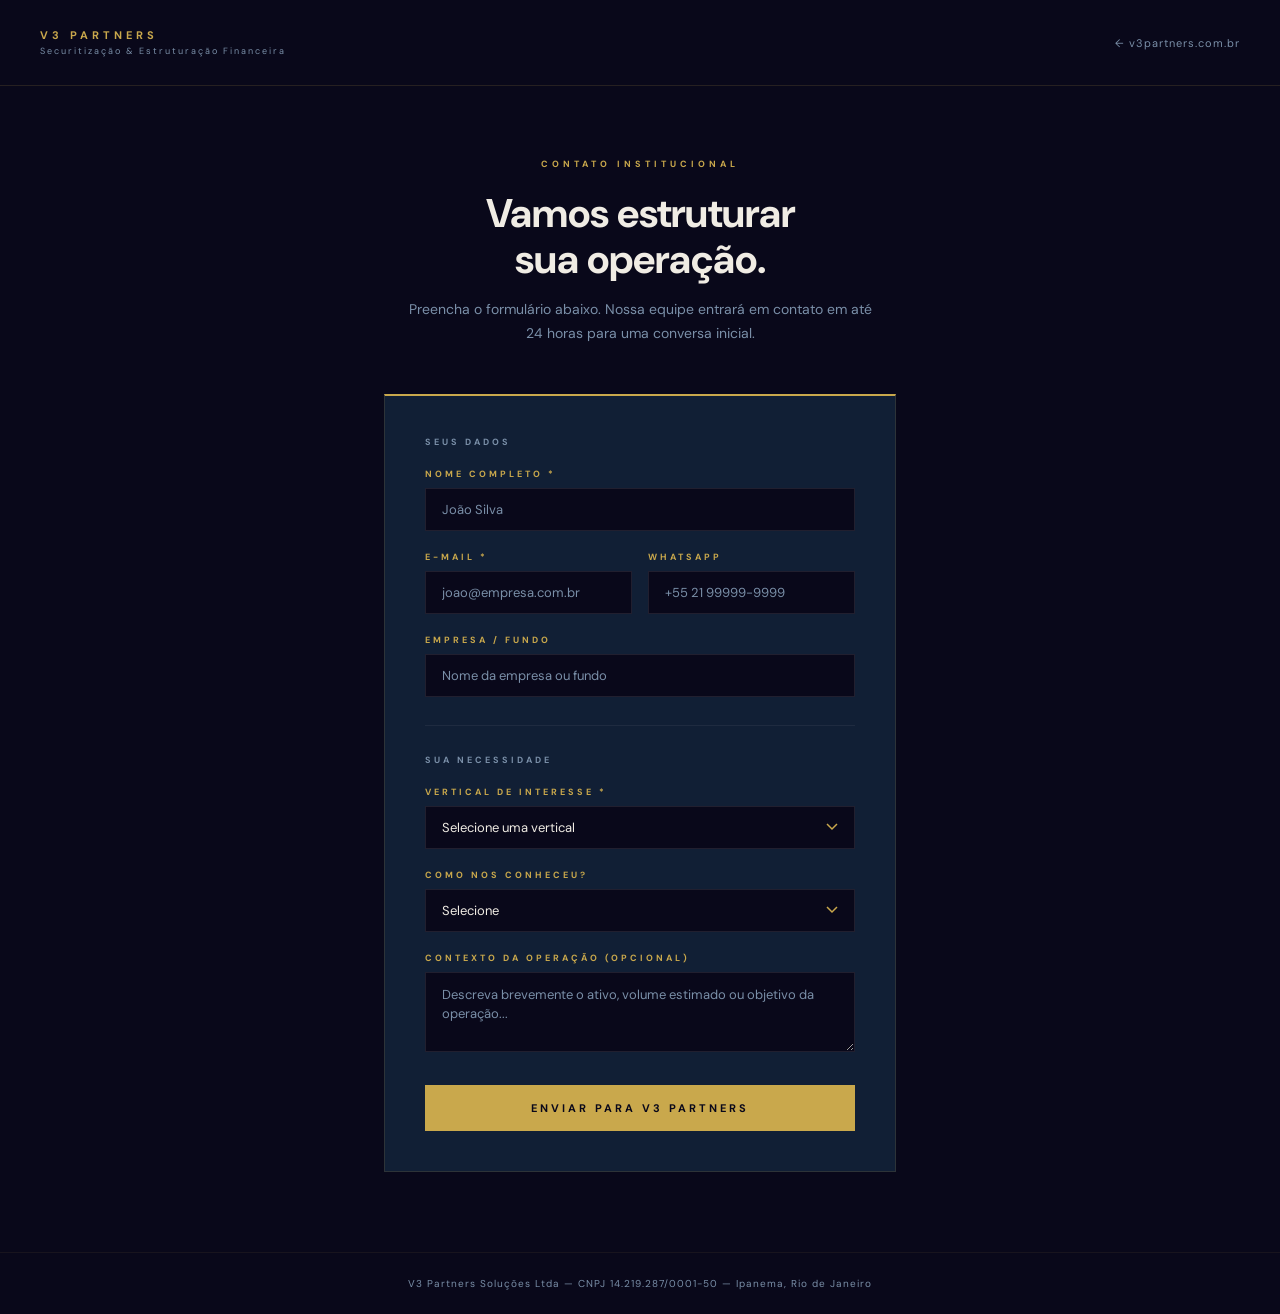
<file: cadastro.html>
<!DOCTYPE html>
<html lang="pt-BR">
<head>
  <meta charset="UTF-8">
  <meta name="viewport" content="width=device-width, initial-scale=1.0">
  <title>Fale com a V3 Partners</title>
  <link href="https://fonts.googleapis.com/css2?family=DM+Sans:wght@400;500;600;700;800&display=swap" rel="stylesheet">
  <style>
    *, *::before, *::after { box-sizing: border-box; margin: 0; padding: 0; }

    body {
      font-family: 'DM Sans', sans-serif;
      background: #09081A;
      color: #F0ECE4;
      min-height: 100vh;
      display: flex;
      flex-direction: column;
    }

    /* ── HEADER ── */
    header {
      padding: 28px 40px;
      border-bottom: 1px solid rgba(201,168,76,0.15);
      display: flex;
      align-items: center;
      justify-content: space-between;
    }
    .logo {
      font-size: 11px;
      font-weight: 700;
      letter-spacing: 4px;
      text-transform: uppercase;
      color: #C9A84C;
    }
    .logo-sub {
      font-size: 9px;
      font-weight: 400;
      letter-spacing: 2px;
      color: #7A8FA8;
      margin-top: 3px;
    }
    .back-link {
      font-size: 11px;
      color: #7A8FA8;
      text-decoration: none;
      letter-spacing: 1px;
    }
    .back-link:hover { color: #C9A84C; }

    /* ── HERO ── */
    .hero {
      padding: 72px 40px 48px;
      max-width: 680px;
      margin: 0 auto;
      width: 100%;
      text-align: center;
    }
    .eyebrow {
      font-size: 9px;
      font-weight: 700;
      letter-spacing: 4px;
      text-transform: uppercase;
      color: #C9A84C;
      margin-bottom: 20px;
    }
    .hero h1 {
      font-size: 40px;
      font-weight: 700;
      line-height: 1.15;
      color: #F0ECE4;
      margin-bottom: 16px;
    }
    .hero p {
      font-size: 14px;
      color: #7A8FA8;
      line-height: 1.7;
      max-width: 480px;
      margin: 0 auto;
    }

    /* ── FORM CARD ── */
    .form-wrap {
      max-width: 560px;
      margin: 0 auto 80px;
      width: 100%;
      padding: 0 24px;
    }
    .form-card {
      background: #111F35;
      border: 1px solid rgba(201,168,76,0.15);
      border-top: 2px solid #C9A84C;
      padding: 40px;
    }

    .field-group {
      margin-bottom: 20px;
    }
    label {
      display: block;
      font-size: 9px;
      font-weight: 700;
      letter-spacing: 3px;
      text-transform: uppercase;
      color: #C9A84C;
      margin-bottom: 8px;
    }
    input, select, textarea {
      width: 100%;
      background: #09081A;
      border: 1px solid rgba(240,236,228,0.1);
      color: #F0ECE4;
      font-family: 'DM Sans', sans-serif;
      font-size: 13px;
      padding: 12px 16px;
      outline: none;
      transition: border-color 0.2s;
      appearance: none;
      -webkit-appearance: none;
    }
    input::placeholder, textarea::placeholder { color: #7A8FA8; }
    input:focus, select:focus, textarea:focus {
      border-color: rgba(201,168,76,0.5);
    }
    select {
      background-image: url("data:image/svg+xml,%3Csvg xmlns='http://www.w3.org/2000/svg' width='12' height='8' viewBox='0 0 12 8'%3E%3Cpath d='M1 1l5 5 5-5' stroke='%23C9A84C' stroke-width='1.5' fill='none'/%3E%3C/svg%3E");
      background-repeat: no-repeat;
      background-position: right 16px center;
      padding-right: 40px;
      cursor: pointer;
    }
    select option { background: #09081A; color: #F0ECE4; }
    textarea { resize: vertical; min-height: 80px; line-height: 1.5; }

    .row-2 {
      display: grid;
      grid-template-columns: 1fr 1fr;
      gap: 16px;
    }

    .divider {
      border: none;
      border-top: 1px solid rgba(240,236,228,0.06);
      margin: 28px 0;
    }

    .section-label {
      font-size: 9px;
      font-weight: 700;
      letter-spacing: 3px;
      text-transform: uppercase;
      color: #7A8FA8;
      margin-bottom: 20px;
    }

    /* ── SUBMIT ── */
    .btn-submit {
      width: 100%;
      background: #C9A84C;
      color: #09081A;
      font-family: 'DM Sans', sans-serif;
      font-size: 11px;
      font-weight: 700;
      letter-spacing: 3px;
      text-transform: uppercase;
      border: none;
      padding: 16px;
      cursor: pointer;
      margin-top: 8px;
      transition: background 0.2s, opacity 0.2s;
    }
    .btn-submit:hover { background: #E8C97A; }
    .btn-submit:disabled { opacity: 0.5; cursor: not-allowed; }

    /* ── ESTADOS ── */
    .msg {
      display: none;
      text-align: center;
      padding: 40px 32px;
    }
    .msg-icon {
      font-size: 32px;
      margin-bottom: 16px;
    }
    .msg h2 {
      font-size: 20px;
      font-weight: 600;
      color: #F0ECE4;
      margin-bottom: 8px;
    }
    .msg p {
      font-size: 13px;
      color: #7A8FA8;
      line-height: 1.6;
    }
    .msg-success .msg-icon::before { content: "✓"; color: #C9A84C; }
    .msg-error .msg-icon::before { content: "✕"; color: #7A8FA8; }

    /* ── FOOTER ── */
    footer {
      margin-top: auto;
      padding: 24px 40px;
      border-top: 1px solid rgba(201,168,76,0.08);
      text-align: center;
    }
    footer p {
      font-size: 10px;
      color: #7A8FA8;
      letter-spacing: 1px;
    }

    @media (max-width: 560px) {
      header { padding: 20px 24px; }
      .hero { padding: 48px 24px 32px; }
      .hero h1 { font-size: 28px; }
      .form-card { padding: 28px 24px; }
      .row-2 { grid-template-columns: 1fr; }
    }
  </style>
</head>
<body>

  <header>
    <div>
      <div class="logo">V3 Partners</div>
      <div class="logo-sub">Securitização &amp; Estruturação Financeira</div>
    </div>
    <a href="https://v3partners.com.br" class="back-link">← v3partners.com.br</a>
  </header>

  <section class="hero">
    <div class="eyebrow">Contato Institucional</div>
    <h1>Vamos estruturar<br>sua operação.</h1>
    <p>Preencha o formulário abaixo. Nossa equipe entrará em contato em até 24 horas para uma conversa inicial.</p>
  </section>

  <div class="form-wrap">
    <div class="form-card">

      <!-- FORMULÁRIO -->
      <form id="formCadastro">

        <div class="section-label">Seus dados</div>

        <div class="field-group">
          <label for="nome">Nome completo *</label>
          <input type="text" id="nome" name="nome" placeholder="João Silva" required>
        </div>

        <div class="row-2">
          <div class="field-group">
            <label for="email">E-mail *</label>
            <input type="email" id="email" name="email" placeholder="joao@empresa.com.br" required>
          </div>
          <div class="field-group">
            <label for="whatsapp">WhatsApp</label>
            <input type="tel" id="whatsapp" name="whatsapp" placeholder="+55 21 99999-9999">
          </div>
        </div>

        <div class="field-group">
          <label for="empresa">Empresa / Fundo</label>
          <input type="text" id="empresa" name="empresa" placeholder="Nome da empresa ou fundo">
        </div>

        <hr class="divider">
        <div class="section-label">Sua necessidade</div>

        <div class="field-group">
          <label for="vertical">Vertical de interesse *</label>
          <select id="vertical" name="vertical" required>
            <option value="" disabled selected>Selecione uma vertical</option>
            <option value="Credito e Recebiveis">Crédito e Recebíveis (CGI, FIDC, Precatórios)</option>
            <option value="Real Estate Estruturado">Real Estate Estruturado (SLB, BTS, BTR)</option>
            <option value="Mineracao e Commodities">Mineração, Metais e Commodities</option>
            <option value="M&A e Cross-Border">M&amp;A e Negócios Cross-Border</option>
            <option value="Rede de Partners">Quero ser um V3 Partner</option>
            <option value="Outro">Outro / Não sei ainda</option>
          </select>
        </div>

        <div class="field-group">
          <label for="origem">Como nos conheceu?</label>
          <select id="origem" name="origem">
            <option value="" disabled selected>Selecione</option>
            <option value="LinkedIn">LinkedIn</option>
            <option value="Indicacao">Indicação</option>
            <option value="Instagram">Instagram</option>
            <option value="Google">Google</option>
            <option value="Evento">Evento / Conferência</option>
            <option value="Partner V3">Partner V3</option>
            <option value="Outro">Outro</option>
          </select>
        </div>

        <div class="field-group">
          <label for="mensagem">Contexto da operação (opcional)</label>
          <textarea id="mensagem" name="mensagem" placeholder="Descreva brevemente o ativo, volume estimado ou objetivo da operação..."></textarea>
        </div>

        <button type="submit" class="btn-submit" id="btnSubmit">
          Enviar para V3 Partners
        </button>

      </form>

      <!-- SUCESSO -->
      <div class="msg msg-success" id="msgSucesso">
        <div class="msg-icon"></div>
        <h2>Mensagem enviada.</h2>
        <p>Nossa equipe recebeu seu contato e entrará em<br>touch em até 24 horas úteis.</p>
      </div>

      <!-- ERRO -->
      <div class="msg msg-error" id="msgErro">
        <div class="msg-icon"></div>
        <h2>Algo deu errado.</h2>
        <p>Tente novamente ou envie direto para<br><a href="mailto:contato@v3partners.com.br" style="color:#C9A84C;">contato@v3partners.com.br</a></p>
      </div>

    </div>
  </div>

  <footer>
    <p>V3 Partners Soluções Ltda — CNPJ 14.219.287/0001-50 — Ipanema, Rio de Janeiro</p>
  </footer>

  <script>
    // ── SUBSTITUA pela URL do Web App após deploy no Apps Script ──
    var WEBAPP_URL = "https://script.google.com/macros/s/AKfycbx8IXiynREkHQj53a3PIFzNvfa2LQFzEznZw3M78PFZ9NF7ds2hNwNzxU8OrKuteFMmhg/exec";

    var form = document.getElementById("formCadastro");
    var btn  = document.getElementById("btnSubmit");

    form.addEventListener("submit", function(e) {
      e.preventDefault();
      btn.disabled = true;
      btn.textContent = "Enviando...";

      var dados = {
        nome:      document.getElementById("nome").value.trim(),
        email:     document.getElementById("email").value.trim(),
        whatsapp:  document.getElementById("whatsapp").value.trim(),
        empresa:   document.getElementById("empresa").value.trim(),
        vertical:  document.getElementById("vertical").value,
        origem:    document.getElementById("origem").value,
        mensagem:  document.getElementById("mensagem").value.trim()
      };

      fetch(WEBAPP_URL, {
        method: "POST",
        headers: { "Content-Type": "application/json" },
        body: JSON.stringify(dados)
      })
      .then(function(res) { return res.json(); })
      .then(function(json) {
        if (json.status === "ok") {
          form.style.display = "none";
          document.getElementById("msgSucesso").style.display = "block";
        } else {
          throw new Error(json.error || "Erro desconhecido");
        }
      })
      .catch(function(err) {
        console.error(err);
        form.style.display = "none";
        document.getElementById("msgErro").style.display = "block";
      });
    });
  </script>

</body>
</html>
</file>
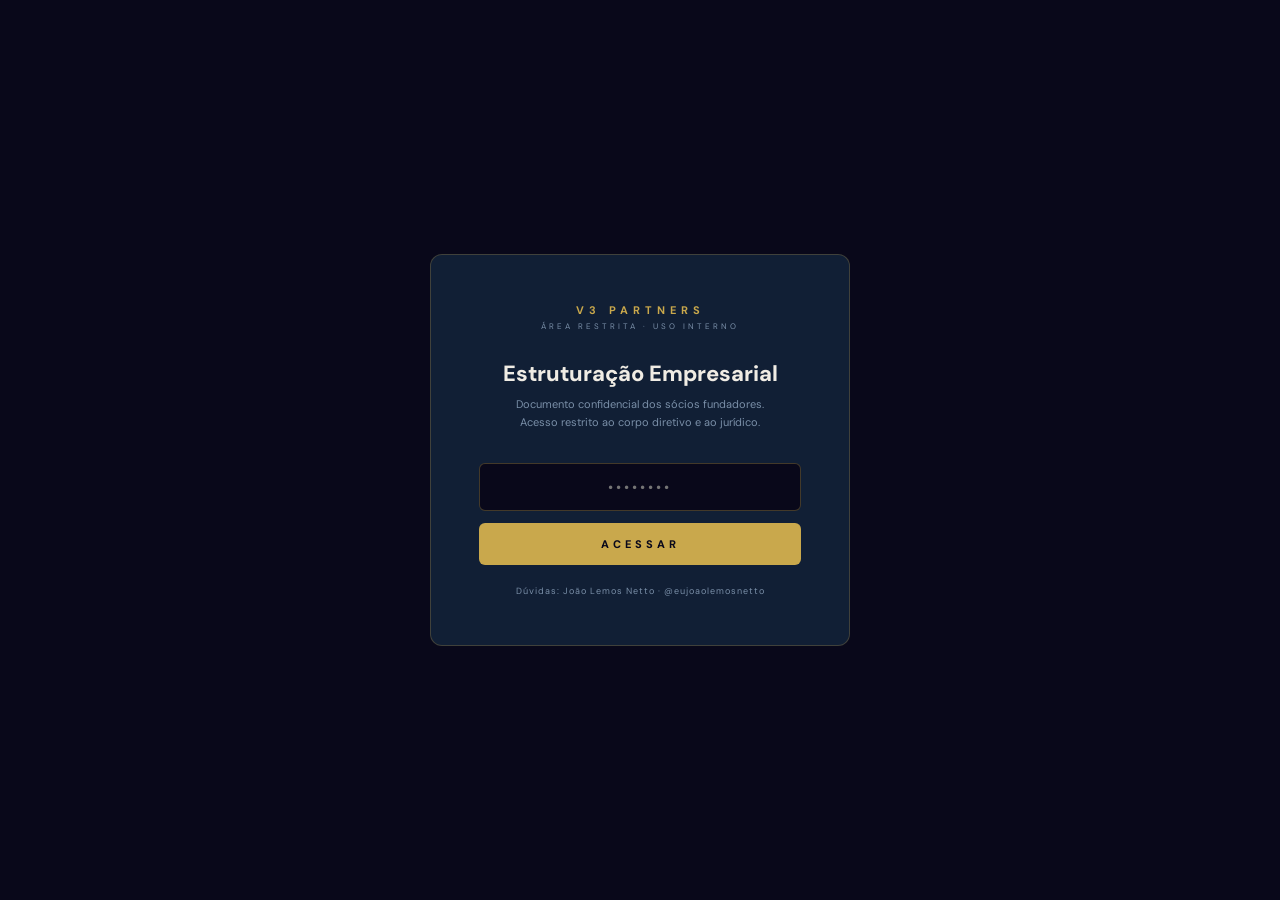
<file: estruturacao.html>
<!DOCTYPE html>
<html lang="pt-BR">
<head>
<meta charset="UTF-8">
<meta name="viewport" content="width=device-width, initial-scale=1.0">
<title>V3 Partners — Estruturação Empresarial</title>
<link href="https://fonts.googleapis.com/css2?family=DM+Sans:wght@400;500;600;700;800&display=swap" rel="stylesheet">
<style>
*{margin:0;padding:0;box-sizing:border-box;}
body{background:#09081A;color:#F0ECE4;font-family:'DM Sans',sans-serif;min-height:100vh;}

/* ── GATE ─────────────────────────────────────────────────────────── */
#gate{
  display:flex;align-items:center;justify-content:center;
  min-height:100vh;padding:32px;
}
.gate-box{
  background:#111F35;border:1px solid rgba(201,168,76,0.25);border-radius:12px;
  padding:48px;width:100%;max-width:420px;text-align:center;
}
.gate-logo{
  font-size:11px;font-weight:700;letter-spacing:5px;text-transform:uppercase;
  color:#C9A84C;margin-bottom:8px;
}
.gate-logo span{display:block;font-size:8px;font-weight:400;color:#7A8FA8;letter-spacing:3px;margin-top:4px;}
.gate-title{font-size:22px;font-weight:800;color:#F0ECE4;margin:28px 0 8px;}
.gate-sub{font-size:11px;color:#7A8FA8;margin-bottom:32px;line-height:1.6;}
.gate-input{
  width:100%;background:#09081A;border:1px solid rgba(201,168,76,0.3);border-radius:6px;
  color:#F0ECE4;font-family:'DM Sans',sans-serif;font-size:14px;font-weight:500;
  padding:14px 18px;margin-bottom:12px;outline:none;text-align:center;
  letter-spacing:3px;
}
.gate-input:focus{border-color:#C9A84C;}
.gate-btn{
  width:100%;background:#C9A84C;color:#09081A;font-family:'DM Sans',sans-serif;
  font-size:11px;font-weight:800;letter-spacing:4px;text-transform:uppercase;
  padding:14px;border:none;border-radius:6px;cursor:pointer;
  transition:opacity 0.2s;
}
.gate-btn:hover{opacity:0.9;}
.gate-err{color:#f87171;font-size:11px;margin-top:8px;display:none;}
.gate-hint{font-size:9px;color:#7A8FA8;margin-top:20px;letter-spacing:1px;}

/* ── MAIN ─────────────────────────────────────────────────────────── */
#content{display:none;min-height:100vh;padding:48px 64px;}
@media(max-width:900px){#content{padding:32px 24px;}}

header{
  display:flex;justify-content:space-between;align-items:center;
  border-bottom:1px solid rgba(201,168,76,0.2);padding-bottom:24px;margin-bottom:48px;
  flex-wrap:wrap;gap:16px;
}
.wm{font-size:11px;font-weight:700;letter-spacing:4px;text-transform:uppercase;color:#C9A84C;}
.wm span{display:block;font-size:9px;font-weight:400;color:#7A8FA8;letter-spacing:2px;margin-top:2px;}
.h-right{display:flex;flex-direction:column;align-items:flex-end;gap:4px;}
.h-date{font-size:9px;color:#7A8FA8;letter-spacing:2px;text-transform:uppercase;}
.h-lock{font-size:9px;font-weight:700;letter-spacing:2px;text-transform:uppercase;color:#C9A84C;}

.eyebrow{display:flex;align-items:center;gap:10px;margin-bottom:10px;}
.eyebrow-line{width:24px;height:1px;background:#C9A84C;}
.eyebrow-text{font-size:8px;font-weight:700;letter-spacing:4px;text-transform:uppercase;color:#C9A84C;opacity:0.8;}
h1{font-size:44px;font-weight:800;color:#F0ECE4;line-height:1.1;margin-bottom:12px;letter-spacing:-1px;}
h1 span{color:#C9A84C;}
.page-sub{font-size:13px;color:#7A8FA8;margin-bottom:48px;}

/* tabs */
.tabs{display:flex;gap:4px;flex-wrap:wrap;border-bottom:1px solid rgba(201,168,76,0.15);margin-bottom:40px;}
.tab{
  font-size:9px;font-weight:700;letter-spacing:3px;text-transform:uppercase;
  color:#7A8FA8;padding:12px 20px;cursor:pointer;border-bottom:2px solid transparent;
  transition:all 0.2s;background:none;border-top:none;border-left:none;border-right:none;
  font-family:'DM Sans',sans-serif;
}
.tab.active{color:#C9A84C;border-bottom-color:#C9A84C;}
.tab:hover:not(.active){color:#F0ECE4;}
.tab-panel{display:none;}
.tab-panel.active{display:block;}

/* cards & sections */
.section-title{
  font-size:11px;font-weight:700;letter-spacing:4px;text-transform:uppercase;
  color:#C9A84C;margin-bottom:20px;display:flex;align-items:center;gap:12px;
}
.section-title::after{content:'';flex:1;height:1px;background:rgba(201,168,76,0.15);}

.cards{display:grid;grid-template-columns:repeat(auto-fit,minmax(180px,1fr));gap:16px;margin-bottom:32px;}
.card{background:#111F35;border:1px solid rgba(201,168,76,0.12);border-radius:10px;padding:24px;}
.card-label{font-size:8px;font-weight:700;letter-spacing:3px;text-transform:uppercase;color:#7A8FA8;margin-bottom:8px;}
.card-value{font-size:28px;font-weight:800;color:#F0ECE4;letter-spacing:-0.5px;}
.card-value.gold{color:#C9A84C;}
.card-sub{font-size:10px;color:#7A8FA8;margin-top:4px;}

/* tables */
.tbl-wrap{overflow-x:auto;margin-bottom:32px;}
table{width:100%;border-collapse:collapse;}
thead tr{background:#162744;}
thead th{
  font-size:8px;font-weight:700;letter-spacing:3px;text-transform:uppercase;
  color:#C9A84C;padding:12px 16px;text-align:left;border-bottom:1px solid rgba(201,168,76,0.2);
}
tbody tr:nth-child(even){background:rgba(22,39,68,0.4);}
tbody td{font-size:12px;color:#F0ECE4;padding:10px 16px;border-bottom:1px solid rgba(201,168,76,0.05);}
tbody td.muted{color:#7A8FA8;}
tbody td.gold{color:#C9A84C;font-weight:700;}
tbody td.urgent{color:#f97316;font-weight:700;}
tbody tr.total-row td{font-weight:700;color:#C9A84C;border-top:1px solid rgba(201,168,76,0.3);background:#162744;}

/* timeline */
.timeline{position:relative;margin-bottom:32px;}
.timeline::before{content:'';position:absolute;left:20px;top:0;bottom:0;width:1px;background:rgba(201,168,76,0.2);}
.tl-item{display:flex;gap:20px;margin-bottom:28px;position:relative;}
.tl-dot{
  width:40px;height:40px;border-radius:50%;border:2px solid rgba(201,168,76,0.4);
  background:#09081A;display:flex;align-items:center;justify-content:center;
  flex-shrink:0;font-size:11px;font-weight:800;color:#C9A84C;z-index:1;
}
.tl-dot.active{border-color:#C9A84C;background:#162744;}
.tl-dot.next{border-color:rgba(201,168,76,0.6);}
.tl-body{padding-top:6px;}
.tl-tag{font-size:8px;font-weight:700;letter-spacing:3px;text-transform:uppercase;color:#C9A84C;margin-bottom:4px;}
.tl-title{font-size:14px;font-weight:700;color:#F0ECE4;margin-bottom:4px;}
.tl-desc{font-size:11px;color:#7A8FA8;line-height:1.6;}

/* equity bars */
.equity-bars{margin-bottom:32px;}
.eq-row{display:flex;align-items:center;gap:16px;margin-bottom:12px;}
.eq-label{font-size:11px;color:#F0ECE4;width:280px;flex-shrink:0;}
.eq-track{flex:1;background:rgba(255,255,255,0.05);border-radius:3px;height:8px;overflow:hidden;}
.eq-fill{height:100%;border-radius:3px;transition:width 1s ease;}
.eq-pct{font-size:11px;font-weight:700;color:#C9A84C;width:50px;text-align:right;}

/* warn box */
.warn{
  background:rgba(249,115,22,0.06);border:1px solid rgba(249,115,22,0.25);
  border-left:3px solid #f97316;border-radius:6px;padding:16px 20px;
  margin-bottom:20px;font-size:11px;color:#fdba74;line-height:1.7;
}
.warn strong{color:#f97316;}

/* info box */
.info{
  background:rgba(201,168,76,0.06);border:1px solid rgba(201,168,76,0.2);
  border-left:3px solid #C9A84C;border-radius:6px;padding:16px 20px;
  margin-bottom:20px;font-size:11px;color:#F0ECE4;line-height:1.7;
}
.info strong{color:#C9A84C;}

/* downloads */
.dl-grid{display:grid;grid-template-columns:repeat(auto-fit,minmax(280px,1fr));gap:12px;margin-bottom:32px;}
.dl-card{
  background:#111F35;border:1px solid rgba(201,168,76,0.15);border-radius:8px;
  padding:20px;display:flex;align-items:center;gap:16px;text-decoration:none;
  transition:border-color 0.2s;
}
.dl-card:hover{border-color:#C9A84C;}
.dl-icon{font-size:24px;flex-shrink:0;}
.dl-info .dl-title{font-size:12px;font-weight:700;color:#F0ECE4;margin-bottom:2px;}
.dl-info .dl-meta{font-size:10px;color:#7A8FA8;}

.lock-footer{
  margin-top:60px;padding-top:24px;border-top:1px solid rgba(201,168,76,0.1);
  display:flex;justify-content:space-between;align-items:center;flex-wrap:wrap;gap:12px;
}
.lock-footer .lf-text{font-size:9px;color:#7A8FA8;letter-spacing:1px;}
.logout-btn{
  font-size:9px;font-weight:700;letter-spacing:3px;text-transform:uppercase;
  color:#7A8FA8;background:none;border:1px solid rgba(122,143,168,0.2);
  border-radius:4px;padding:8px 16px;cursor:pointer;font-family:'DM Sans',sans-serif;
}
.logout-btn:hover{color:#F0ECE4;border-color:rgba(201,168,76,0.3);}
</style>
</head>
<body>

<!-- ── GATE ─────────────────────────────────────────────────────────────── -->
<div id="gate">
  <div class="gate-box">
    <div class="gate-logo">V3 PARTNERS<span>Área Restrita · Uso Interno</span></div>
    <div class="gate-title">Estruturação Empresarial</div>
    <div class="gate-sub">Documento confidencial dos sócios fundadores.<br>Acesso restrito ao corpo diretivo e ao jurídico.</div>
    <input class="gate-input" id="passInput" type="password" placeholder="••••••••" maxlength="32"
      onkeydown="if(event.key==='Enter')checkPass()">
    <button class="gate-btn" onclick="checkPass()">ACESSAR</button>
    <div class="gate-err" id="gateErr">Senha incorreta. Tente novamente.</div>
    <div class="gate-hint">Dúvidas: João Lemos Netto · @eujoaolemosnetto</div>
  </div>
</div>

<!-- ── MAIN CONTENT ──────────────────────────────────────────────────────── -->
<div id="content">
  <header>
    <div class="wm">V3 PARTNERS<span>Estruturação Empresarial · Confidencial</span></div>
    <div class="h-right">
      <span class="h-date" id="headerDate"></span>
      <span class="h-lock">Sessão protegida</span>
    </div>
  </header>

  <div class="eyebrow"><div class="eyebrow-line"></div><div class="eyebrow-text">Uso interno · Sócios e Jurídico</div></div>
  <h1>Estruturação<br><span>Empresarial</span></h1>
  <p class="page-sub">V3 Partners Soluções Ltda → V3 Partners S.A. · CNPJ 14.219.287/0001-50</p>

  <!-- TABS -->
  <div class="tabs">
    <button class="tab active" onclick="showTab('societario',this)">Societário</button>
    <button class="tab" onclick="showTab('capital',this)">Capital</button>
    <button class="tab" onclick="showTab('talentpool',this)">Talent Pool</button>
    <button class="tab" onclick="showTab('captacao',this)">Captação R$200K</button>
    <button class="tab" onclick="showTab('alteracoes',this)">Alterações</button>
    <button class="tab" onclick="showTab('time',this)">Time</button>
    <button class="tab" onclick="showTab('docs',this)">Documentos</button>
    <button class="tab" onclick="showTab('squad',this)">Squad IA</button>
  </div>

  <!-- ── TAB 1: SOCIETÁRIO ──────────────────────────────────────────────── -->
  <div class="tab-panel active" id="tab-societario">
    <div class="section-title">Timeline Societário</div>
    <div class="info"><strong>Situação atual (2ª Alteração):</strong> V3 Partners Soluções Ltda — Sócios: João Lemos Netto + Aline dos Santos. As próximas alterações consolidam a estrutura definitiva antes da transformação para S.A.</div>

    <div class="timeline">
      <div class="tl-item">
        <div class="tl-dot">1</div>
        <div class="tl-body">
          <div class="tl-tag">Contrato Original</div>
          <div class="tl-title">Constituição da Empresa</div>
          <div class="tl-desc">V3 Partners Soluções Ltda constituída · Sócios iniciais</div>
        </div>
      </div>
      <div class="tl-item">
        <div class="tl-dot active">2</div>
        <div class="tl-body">
          <div class="tl-tag">2ª Alteração · Situação Atual</div>
          <div class="tl-title">João Lemos Netto + Aline dos Santos</div>
          <div class="tl-desc">Quadro societário atual registrado na Junta Comercial RJ</div>
        </div>
      </div>
      <div class="tl-item">
        <div class="tl-dot next">3</div>
        <div class="tl-body">
          <div class="tl-tag">3ª Alteração · Próxima</div>
          <div class="tl-title">Saída da Aline · Entrada de Hamilton + Robson</div>
          <div class="tl-desc">João Lemos Netto · Hamilton Santos · Robson Lino — 33,33% cada. Atualizar Acordo de Sócios com lock-up, drag along, tag along e non-compete para os três.</div>
        </div>
      </div>
      <div class="tl-item">
        <div class="tl-dot next">4</div>
        <div class="tl-body">
          <div class="tl-tag">4ª Alteração · Após 3ª</div>
          <div class="tl-title">Entrada do Sócio Capitalista — A IDENTIFICAR</div>
          <div class="tl-desc">Aporte de R$200.000 → 10% do capital social · Implica valuation pré-money de R$2.000.000 · Exige laudo de avaliação patrimonial antes do arquivamento.</div>
        </div>
      </div>
      <div class="tl-item">
        <div class="tl-dot next">5</div>
        <div class="tl-body">
          <div class="tl-tag">5ª Alteração · Final</div>
          <div class="tl-title">Transformação para V3 Partners S.A. (Capital Fechado)</div>
          <div class="tl-desc">Arts. 220–222 da Lei 6.404/76 · Aprovação unânime + laudo + Estatuto Social + publicações legais. Pré-requisito: 4ª alteração arquivada.</div>
        </div>
      </div>
    </div>

    <div class="warn"><strong>⚠ Antes da 5ª Alteração:</strong> contratar laudo de avaliação patrimonial (empresa registrada no CFC). Sem o laudo, a Receita Federal pode contestar o valor de conversão das quotas em ações.</div>
  </div>

  <!-- ── TAB 2: CAPITAL ─────────────────────────────────────────────────── -->
  <div class="tab-panel" id="tab-capital">
    <div class="section-title">Estrutura de Capital — V3 Partners S.A.</div>

    <div class="cards">
      <div class="card"><div class="card-label">Sócios Fundadores</div><div class="card-value gold">70%</div><div class="card-sub">João · Hamilton · Robson · 23,33% cada</div></div>
      <div class="card"><div class="card-label">Sócio Capitalista</div><div class="card-value gold">10%</div><div class="card-sub">A IDENTIFICAR · Aporte R$200K</div></div>
      <div class="card"><div class="card-label">Talent Pool</div><div class="card-value gold">10%</div><div class="card-sub">Opções Art. 168 §3° LSA · Não emitidas até vest</div></div>
      <div class="card"><div class="card-label">Advisory Board</div><div class="card-value gold">10%</div><div class="card-sub">Warrants · 6 cadeiras · Cliff 6 meses</div></div>
    </div>

    <div class="equity-bars">
      <div class="eq-row">
        <div class="eq-label">Sócios Fundadores (João + Hamilton + Robson)</div>
        <div class="eq-track"><div class="eq-fill" style="width:70%;background:#C9A84C;"></div></div>
        <div class="eq-pct">70%</div>
      </div>
      <div class="eq-row">
        <div class="eq-label">Sócio Capitalista (A IDENTIFICAR)</div>
        <div class="eq-track"><div class="eq-fill" style="width:10%;background:#E8C97A;"></div></div>
        <div class="eq-pct">10%</div>
      </div>
      <div class="eq-row">
        <div class="eq-label">Talent Pool — Opções (Art. 168 §3° LSA)</div>
        <div class="eq-track"><div class="eq-fill" style="width:10%;background:#4ade80;"></div></div>
        <div class="eq-pct">10%</div>
      </div>
      <div class="eq-row">
        <div class="eq-label">Advisory Board — Warrants</div>
        <div class="eq-track"><div class="eq-fill" style="width:10%;background:#60a5fa;"></div></div>
        <div class="eq-pct">10%</div>
      </div>
    </div>

    <div class="section-title" style="margin-top:32px;">Distribuição Detalhada</div>
    <div class="tbl-wrap">
      <table>
        <thead><tr><th>Classe</th><th>Titular</th><th>%</th><th>Status</th></tr></thead>
        <tbody>
          <tr><td>Fundador</td><td>João Lemos Netto</td><td class="gold">23,33%</td><td class="muted">Ações ordinárias emitidas</td></tr>
          <tr><td>Fundador</td><td>Hamilton Santos</td><td class="gold">23,33%</td><td class="muted">Ações ordinárias emitidas</td></tr>
          <tr><td>Fundador</td><td>Robson Lino</td><td class="gold">23,33%</td><td class="muted">Ações ordinárias emitidas</td></tr>
          <tr><td>Capitalista</td><td>A IDENTIFICAR</td><td class="gold">10,00%</td><td class="muted">Aporte R$200K · Emitido na 4ª alt.</td></tr>
          <tr><td>Talent Pool</td><td>Time interno (12 cargos)</td><td class="gold">10,00%</td><td class="muted">Opções não emitidas · Vest 60 meses</td></tr>
          <tr><td>Advisory</td><td>6 Advisors</td><td class="gold">10,00%</td><td class="muted">Warrants não emitidos · Vest 24 meses</td></tr>
          <tr class="total-row"><td colspan="2">TOTAL AUTORIZADO</td><td>100,00%</td><td>80% emitido + 20% autorizado reservado</td></tr>
        </tbody>
      </table>
    </div>

    <div class="section-title" style="margin-top:32px;">Advisory Board — 10%</div>
    <div class="tbl-wrap">
      <table>
        <thead><tr><th>Cadeira</th><th>Perfil</th><th>Warrants</th><th>Condicional</th></tr></thead>
        <tbody>
          <tr><td>Advisor M&A Cross-Border</td><td class="muted">Ex-banqueiro invest. (Ásia/EUA)</td><td class="gold">2,00%</td><td class="muted">1 deal/semestre</td></tr>
          <tr><td>Advisor Jurídico/Regulatório</td><td class="muted">Especialista CVM/BACEN</td><td class="gold">2,00%</td><td class="muted">Retainer + 1 emissão/sem.</td></tr>
          <tr><td>Advisor Real Estate</td><td class="muted">Ex-executivo FII/incorporadora</td><td class="gold">1,50%</td><td class="muted">1 deal/semestre</td></tr>
          <tr><td>Advisor Agronegócio</td><td class="muted">Operador trading agrícola</td><td class="gold">1,50%</td><td class="muted">1 deal/semestre</td></tr>
          <tr><td>Advisor Mineração</td><td class="muted">Especialista metais críticos</td><td class="gold">1,50%</td><td class="muted">1 deal/semestre</td></tr>
          <tr><td>Advisor Tecnologia</td><td class="muted">Ex-CTO fintech regulada</td><td class="gold">1,50%</td><td class="muted">1 entrega produto/sem.</td></tr>
          <tr class="total-row"><td colspan="2">TOTAL ADVISORY</td><td>10,00%</td><td>Vesting 24 meses · Cliff 6 meses</td></tr>
        </tbody>
      </table>
    </div>
  </div>

  <!-- ── TAB 3: TALENT POOL ─────────────────────────────────────────────── -->
  <div class="tab-panel" id="tab-talentpool">
    <div class="section-title">Programa de Opções — Talent Pool 10%</div>
    <div class="info">
      <strong>Base legal:</strong> Art. 168, §3° da Lei 6.404/76 · Instrumento: opções de subscrição (warrants de empregado) ·
      Pool total: 10% do capital social · Cliff: 12 meses · Vesting: 60 meses totais (1/5 ao ano após o cliff)
    </div>

    <div class="section-title" style="margin-top:32px;">Regras de Vesting</div>
    <div class="tbl-wrap">
      <table>
        <thead><tr><th>Fase</th><th>Período</th><th>Condição</th><th>Equity Liberado</th></tr></thead>
        <tbody>
          <tr><td>Cliff</td><td class="muted">Meses 0–12</td><td class="muted">Permanência + avaliação semestral</td><td class="gold">0%</td></tr>
          <tr><td>Vest Ano 1</td><td class="muted">Mês 13</td><td class="muted">Liberação retroativa pós-cliff</td><td class="gold">1/5 das opções</td></tr>
          <tr><td>Vest Ano 2</td><td class="muted">Mês 25</td><td class="muted">Avaliação + KPIs atingidos</td><td class="gold">1/5 das opções</td></tr>
          <tr><td>Vest Ano 3</td><td class="muted">Mês 37</td><td class="muted">Avaliação + KPIs atingidos</td><td class="gold">1/5 das opções</td></tr>
          <tr><td>Vest Ano 4</td><td class="muted">Mês 49</td><td class="muted">Avaliação + KPIs atingidos</td><td class="gold">1/5 das opções</td></tr>
          <tr><td>Vest Ano 5</td><td class="muted">Mês 61</td><td class="muted">Avaliação final de ciclo</td><td class="gold">1/5 das opções</td></tr>
          <tr class="total-row"><td colspan="3">TOTAL AO FINAL DO CICLO</td><td>100% das opções outorgadas</td></tr>
        </tbody>
      </table>
    </div>

    <div class="section-title" style="margin-top:32px;">Alocação por Cargo</div>
    <div class="tbl-wrap">
      <table>
        <thead><tr><th>Cargo</th><th>% do Capital</th><th>% do Pool (10%)</th><th>Status</th></tr></thead>
        <tbody>
          <tr><td>Head de Ativos</td><td class="gold">1,20%</td><td class="muted">12,0%</td><td class="muted">Contratar</td></tr>
          <tr><td>Head de Desenvolvimento de Negócios</td><td class="gold">1,00%</td><td class="muted">10,0%</td><td class="urgent">João (interino) · Reservado</td></tr>
          <tr><td>Head Financeiro</td><td class="gold">1,00%</td><td class="muted">10,0%</td><td class="muted">Contratar</td></tr>
          <tr><td>Head de Agronegócios</td><td class="gold">0,80%</td><td class="muted">8,0%</td><td class="muted">Contratar</td></tr>
          <tr><td>Head de Precatórios e Direito Creditório</td><td class="gold">0,80%</td><td class="muted">8,0%</td><td class="urgent">Urgente</td></tr>
          <tr><td>Head de Mineração e Commodities</td><td class="gold">0,80%</td><td class="muted">8,0%</td><td class="muted">Contratar</td></tr>
          <tr><td>Head de Importação e Comércio Exterior</td><td class="gold">0,80%</td><td class="muted">8,0%</td><td class="urgent">Urgente</td></tr>
          <tr><td>Head de Tecnologia</td><td class="gold">0,80%</td><td class="muted">8,0%</td><td class="muted">Contratar</td></tr>
          <tr><td>Analista de M&A</td><td class="gold">0,50%</td><td class="muted">5,0%</td><td class="urgent">Urgente</td></tr>
          <tr><td>Analista Financeiro</td><td class="gold">0,40%</td><td class="muted">4,0%</td><td class="muted">Contratar</td></tr>
          <tr><td>Analista de Agronegócio</td><td class="gold">0,40%</td><td class="muted">4,0%</td><td class="muted">Contratar</td></tr>
          <tr><td>Auxiliar Jurídico</td><td class="gold">0,25%</td><td class="muted">2,5%</td><td class="muted">Contratar</td></tr>
          <tr><td>Auxiliar de Logística</td><td class="gold">0,20%</td><td class="muted">2,0%</td><td class="muted">Contratar</td></tr>
          <tr><td class="muted">Reserva</td><td class="muted">0,05%</td><td class="muted">0,5%</td><td class="muted">—</td></tr>
          <tr class="total-row"><td>TOTAL TALENT POOL</td><td>10,00%</td><td>100%</td><td>Cliff 12m · Vesting 60m</td></tr>
        </tbody>
      </table>
    </div>
    <div class="warn"><strong>⚠ Validar com Robson:</strong> KPIs financeiros devem ser calibrados após aprovação do orçamento do 1° ano. Não incluir no contrato de opções métricas não auditáveis.</div>
  </div>

  <!-- ── TAB 4: CAPTAÇÃO ────────────────────────────────────────────────── -->
  <div class="tab-panel" id="tab-captacao">
    <div class="section-title">Plano de Captação — R$200.000</div>
    <div class="info"><strong>Tese:</strong> Sócio Capitalista aporta R$200.000 em troca de 10% do capital social da V3 Partners S.A., cobrindo custos de abertura da S.A. e 3 meses de despesas fixas até que os primeiros deals gerem liquidez. Valuation pré-money implícito: <strong>R$2.000.000</strong> (a confirmar pelo laudo de avaliação).</div>

    <div class="tbl-wrap">
      <table>
        <thead><tr><th>Categoria</th><th>Item</th><th>Valor</th></tr></thead>
        <tbody>
          <tr><td rowspan="5">Abertura da S.A.</td><td>Honorários jurídicos (transformação + estatuto)</td><td class="gold">R$30.000</td></tr>
          <tr><td>Laudo de avaliação patrimonial (empresa CFC)</td><td class="gold">R$10.000</td></tr>
          <tr><td>Taxas Junta Comercial RJ</td><td class="gold">R$2.000</td></tr>
          <tr><td>Publicações legais (D.O. + jornal)</td><td class="gold">R$4.000</td></tr>
          <tr><td>Registro de marca INPI</td><td class="gold">R$3.000</td></tr>
          <tr class="total-row"><td colspan="2">Subtotal Abertura</td><td>R$49.000</td></tr>
          <tr><td rowspan="7">3 Meses de Opex</td><td>Pró-labore 3 sócios (R$5K × 3 × 3 meses)</td><td class="gold">R$45.000</td></tr>
          <tr><td>Escritório Ipanema (R$8K/mês × 3)</td><td class="gold">R$24.000</td></tr>
          <tr><td>Bloxs White Label infra (R$5K/mês × 3)</td><td class="gold">R$15.000</td></tr>
          <tr><td>Contador + jurídico mensal (R$4K × 3)</td><td class="gold">R$12.000</td></tr>
          <tr><td>Marketing e conteúdo digital (R$3K × 3)</td><td class="gold">R$9.000</td></tr>
          <tr><td>Software e tecnologia (R$2K × 3)</td><td class="gold">R$6.000</td></tr>
          <tr><td>Comunicações e outros (R$1,5K × 3)</td><td class="gold">R$4.500</td></tr>
          <tr class="total-row"><td colspan="2">Subtotal 3 Meses Opex</td><td>R$115.500</td></tr>
          <tr><td>Contingência</td><td>15% sobre total</td><td class="gold">R$24.675</td></tr>
          <tr><td>Reserva operacional</td><td>Buffer de caixa</td><td class="gold">R$10.825</td></tr>
          <tr class="total-row"><td colspan="2">TOTAL DO APORTE</td><td>R$200.000</td></tr>
        </tbody>
      </table>
    </div>
    <div class="warn"><strong>⚠ Valuation:</strong> O laudo de avaliação deve ser concluído antes da formalização do aporte. O laudo definirá o valor real da empresa e deve ser consistente com o múltiplo implícito de R$2M. Qualquer divergência significativa deve ser discutida pelos sócios antes de assinar a 4ª Alteração.</div>
  </div>

  <!-- ── TAB 5: ALTERAÇÕES ──────────────────────────────────────────────── -->
  <div class="tab-panel" id="tab-alteracoes">
    <div class="section-title">Roadmap das 5 Alterações Contratuais</div>

    <div class="tbl-wrap">
      <table>
        <thead><tr><th>#</th><th>Alteração</th><th>Prazo Est.</th><th>Pré-requisitos</th><th>Status</th></tr></thead>
        <tbody>
          <tr><td class="gold">1</td><td>Constituição original</td><td class="muted">—</td><td class="muted">—</td><td class="muted">Arquivada</td></tr>
          <tr><td class="gold">2</td><td>Situação atual: João + Aline</td><td class="muted">—</td><td class="muted">—</td><td class="urgent">Atual</td></tr>
          <tr><td class="gold">3</td><td>Saída Aline → Entrada Hamilton + Robson</td><td class="muted">Mês 1</td><td class="muted">Laudo iniciado</td><td class="gold">Próxima</td></tr>
          <tr><td class="gold">4</td><td>Entrada Sócio Capitalista (R$200K → 10%)</td><td class="muted">Mês 2–3</td><td class="muted">3ª alt. arquivada + laudo</td><td class="gold">Planejada</td></tr>
          <tr><td class="gold">5</td><td>Transformação para V3 Partners S.A.</td><td class="muted">Mês 4–6</td><td class="muted">4ª alt. + Estatuto + publicações</td><td class="gold">Planejada</td></tr>
        </tbody>
      </table>
    </div>

    <div class="section-title" style="margin-top:40px;">Checklist Pré-5ª Alteração (S.A.)</div>
    <div class="tbl-wrap">
      <table>
        <thead><tr><th>Item</th><th>Responsável</th><th>Status</th></tr></thead>
        <tbody>
          <tr><td>Laudo de avaliação patrimonial (empresa CFC)</td><td class="muted">Robson / Contador</td><td class="urgent">Pendente</td></tr>
          <tr><td>3ª Alteração Contratual arquivada</td><td class="muted">Advogado + Robson</td><td class="urgent">Pendente</td></tr>
          <tr><td>4ª Alteração Contratual arquivada</td><td class="muted">Advogado + Robson</td><td class="urgent">Pendente</td></tr>
          <tr><td>Manual de Procedimentos atualizado</td><td class="muted">Robson</td><td class="urgent">Em revisão</td></tr>
          <tr><td>Contratos do Talent Pool assinados</td><td class="muted">João + RH</td><td class="urgent">Rascunhos prontos</td></tr>
          <tr><td>Estatuto Social aprovado por todos os sócios</td><td class="muted">Advogado + sócios</td><td class="urgent">Pendente</td></tr>
          <tr><td>Acordo de Sócios final assinado pelos 4</td><td class="muted">Advogado + sócios</td><td class="urgent">Pendente</td></tr>
          <tr><td>Contrato Bloxs revisado para nova razão social</td><td class="muted">Hamilton + Robson</td><td class="urgent">Pendente</td></tr>
        </tbody>
      </table>
    </div>

    <div class="section-title" style="margin-top:40px;">Custos Estimados da Transformação</div>
    <div class="tbl-wrap">
      <table>
        <thead><tr><th>Item</th><th>Estimativa</th></tr></thead>
        <tbody>
          <tr><td>Honorários jurídicos</td><td class="gold">R$15.000 – R$40.000</td></tr>
          <tr><td>Laudo de avaliação</td><td class="gold">R$5.000 – R$15.000</td></tr>
          <tr><td>Taxas Junta Comercial RJ</td><td class="gold">R$500 – R$2.000</td></tr>
          <tr><td>Publicações legais</td><td class="gold">R$2.000 – R$5.000</td></tr>
          <tr class="total-row"><td>TOTAL ESTIMADO</td><td>R$22.500 – R$62.000</td></tr>
        </tbody>
      </table>
    </div>
  </div>

  <!-- ── TAB 6: TIME ────────────────────────────────────────────────────── -->
  <div class="tab-panel" id="tab-time">
    <div class="section-title">Organograma e Contratos</div>

    <div class="tbl-wrap">
      <table>
        <thead><tr><th>Cargo</th><th>Reporte</th><th>Pool</th><th>Prioridade</th></tr></thead>
        <tbody>
          <tr><td>Head de Ativos</td><td class="muted">João</td><td class="gold">1,20%</td><td class="muted">Alta</td></tr>
          <tr><td>Head de Desenvolvimento de Negócios</td><td class="muted">João (interino)</td><td class="gold">1,00%</td><td class="urgent">João cobre até contratar</td></tr>
          <tr><td>Head Financeiro</td><td class="muted">Hamilton</td><td class="gold">1,00%</td><td class="muted">Alta</td></tr>
          <tr><td>Head de Agronegócios</td><td class="muted">João</td><td class="gold">0,80%</td><td class="muted">Média</td></tr>
          <tr><td>Head de Precatórios e Direito Creditório</td><td class="muted">João</td><td class="gold">0,80%</td><td class="urgent">URGENTE</td></tr>
          <tr><td>Head de Mineração e Commodities</td><td class="muted">João + Hamilton</td><td class="gold">0,80%</td><td class="muted">Média</td></tr>
          <tr><td>Head de Importação e Comércio Exterior</td><td class="muted">João + Hamilton</td><td class="gold">0,80%</td><td class="urgent">URGENTE</td></tr>
          <tr><td>Head de Tecnologia</td><td class="muted">João + Hamilton</td><td class="gold">0,80%</td><td class="muted">Alta</td></tr>
          <tr><td>Analista de M&A</td><td class="muted">Head de Ativos</td><td class="gold">0,50%</td><td class="urgent">URGENTE</td></tr>
          <tr><td>Analista Financeiro</td><td class="muted">Head Financeiro</td><td class="gold">0,40%</td><td class="muted">Média</td></tr>
          <tr><td>Analista de Agronegócio</td><td class="muted">Head Agro</td><td class="gold">0,40%</td><td class="muted">Média</td></tr>
          <tr><td>Auxiliar Jurídico</td><td class="muted">Robson</td><td class="gold">0,25%</td><td class="muted">Alta</td></tr>
          <tr><td>Auxiliar de Logística</td><td class="muted">Robson</td><td class="gold">0,20%</td><td class="muted">Baixa</td></tr>
        </tbody>
      </table>
    </div>
    <div class="warn"><strong>⚠ Urgentes com contrato gerado:</strong> Analista M&A · Head de Precatórios · Head de Importação. Revisar com advogado trabalhista antes de assinar.</div>
  </div>

  <!-- ── TAB 7: DOCUMENTOS ──────────────────────────────────────────────── -->
  <div class="tab-panel" id="tab-docs">
    <div class="section-title">Documentos Gerados</div>
    <div class="info">Os arquivos abaixo estão disponíveis localmente. Para distribuição ao jurídico, exportar via email ou compartilhar pelo Google Drive dos sócios.</div>

    <div class="dl-grid">
      <a class="dl-card" href="docs/estruturacao/v3-partners-sa-estruturacao-completa.docx" download>
        <div class="dl-icon">📄</div>
        <div class="dl-info">
          <div class="dl-title">Relatório de Handover Completo</div>
          <div class="dl-meta">Word · Destinado ao corpo jurídico · Legal Design</div>
        </div>
      </a>
      <a class="dl-card" href="docs/estruturacao/v3-partners-contratos-trabalho.docx" download>
        <div class="dl-icon">📋</div>
        <div class="dl-info">
          <div class="dl-title">Contratos de Trabalho — 12 Posições</div>
          <div class="dl-meta">Word · CLT · Talent Pool incluso · Revisar antes de assinar</div>
        </div>
      </a>
    </div>

    <div class="section-title" style="margin-top:20px;">Caminhos Locais</div>
    <div class="tbl-wrap">
      <table>
        <thead><tr><th>Arquivo</th><th>Caminho</th></tr></thead>
        <tbody>
          <tr><td>Handover Report</td><td class="muted" style="font-size:10px;font-family:monospace;">C:\Users\jlemo\Documents\v3partners\reports\v3-partners-sa-estruturacao-completa.docx</td></tr>
          <tr><td>Contratos de Trabalho</td><td class="muted" style="font-size:10px;font-family:monospace;">C:\Users\jlemo\Documents\v3partners\reports\v3-partners-contratos-trabalho.docx</td></tr>
        </tbody>
      </table>
    </div>
  </div>

  <!-- ── TAB SQUAD IA ──────────────────────────────────────────────────── -->
  <div class="tab-panel" id="tab-squad">
    <div class="section-title">V3 Estruturação Squad — Comandos Disponíveis</div>
    <div class="info"><strong>Como usar:</strong> No terminal Claude Code, chame o squad diretamente. Em um novo chat Claude.ai, cole o Prompt Master abaixo para restaurar o contexto completo desta sessão.</div>

    <div class="section-title" style="margin-top:32px;">Agentes e Tasks</div>
    <div class="tbl-wrap">
      <table>
        <thead><tr><th>Comando</th><th>Tipo</th><th>Para que serve</th></tr></thead>
        <tbody>
          <tr><td class="gold" style="font-family:monospace;font-size:11px;">/v3-estruturacao:agents:v3-master</td><td class="muted">Agente</td><td class="muted">Orquestrador principal — carrega todo o contexto V3 e roteia para especialistas</td></tr>
          <tr><td class="gold" style="font-family:monospace;font-size:11px;">/v3-estruturacao:agents:v3-juridico</td><td class="muted">Agente</td><td class="muted">Especialista em direito societário, LSA, CLT, CVM — questões legais</td></tr>
          <tr><td class="gold" style="font-family:monospace;font-size:11px;">/v3-estruturacao:agents:v3-financeiro</td><td class="muted">Agente</td><td class="muted">Modelagem financeira, ESOP, valuation, captação</td></tr>
          <tr><td class="gold" style="font-family:monospace;font-size:11px;">/v3-estruturacao:agents:v3-tokenizacao</td><td class="muted">Agente</td><td class="muted">Estratégia CVM 88, STO, tokenização de equity via Bloxs</td></tr>
          <tr><td class="gold" style="font-family:monospace;font-size:11px;">/v3-estruturacao:tasks:validar-tese</td><td class="muted">Task</td><td class="muted">Valida qualquer nova ideia pelo framework 5 fatores antes de executar</td></tr>
          <tr><td class="gold" style="font-family:monospace;font-size:11px;">/v3-estruturacao:tasks:nova-captacao</td><td class="muted">Task</td><td class="muted">Analisa nova estratégia de captação vs. plano atual</td></tr>
          <tr><td class="gold" style="font-family:monospace;font-size:11px;">/v3-estruturacao:tasks:nova-estruturacao</td><td class="muted">Task</td><td class="muted">Nova sessão de estruturação com check do roadmap atual</td></tr>
          <tr><td class="gold" style="font-family:monospace;font-size:11px;">/v3-estruturacao:checklists:validacao-5-fatores</td><td class="muted">Checklist</td><td class="muted">5 fatores: Jurídico · Financeiro · Estratégico · Execução · Cap Table</td></tr>
          <tr><td class="gold" style="font-family:monospace;font-size:11px;">/v3-estruturacao:README</td><td class="muted">Docs</td><td class="muted">Documentação completa do squad</td></tr>
        </tbody>
      </table>
    </div>

    <div class="section-title" style="margin-top:32px;">Framework de Validação — 5 Fatores</div>
    <div class="tbl-wrap">
      <table>
        <thead><tr><th>Fator</th><th>O que valida</th><th>Bloqueador?</th></tr></thead>
        <tbody>
          <tr><td class="gold">F1 — Jurídico</td><td class="muted">Base legal, compliance CVM/CLT/LSA, impacto no contrato social</td><td class="urgent">Sim</td></tr>
          <tr><td class="gold">F2 — Financeiro</td><td class="muted">Custo, retorno esperado, impacto no fluxo de caixa</td><td class="muted">Alto</td></tr>
          <tr><td class="gold">F3 — Estratégico</td><td class="muted">Alinhamento com as 4 verticais e o roadmap da S.A.</td><td class="muted">Alto</td></tr>
          <tr><td class="gold">F4 — Execução</td><td class="muted">Quem executa, prazo, dependências, reversibilidade</td><td class="muted">Médio</td></tr>
          <tr><td class="gold">F5 — Cap Table</td><td class="muted">Impacto no equity dos fundadores, ESOP e Advisory Board</td><td class="urgent">Sim</td></tr>
        </tbody>
      </table>
    </div>

    <div class="section-title" style="margin-top:32px;">Prompt Master — Para Novo Chat</div>
    <div class="info">Cole o texto abaixo como primeira mensagem em qualquer novo chat Claude.ai para restaurar o contexto completo da V3 Partners instantaneamente.</div>
    <br>
    <div style="background:#09081A;border:1px solid rgba(201,168,76,0.25);border-radius:8px;padding:20px;position:relative;">
      <div style="font-size:8px;font-weight:700;letter-spacing:3px;text-transform:uppercase;color:#C9A84C;margin-bottom:12px;">PROMPT MASTER — COPIAR TUDO ABAIXO</div>
      <pre id="masterPrompt" style="font-family:monospace;font-size:10px;color:#F0ECE4;white-space:pre-wrap;line-height:1.6;margin:0;">Você é o consultor estratégico privado de João Lemos Netto, sócio fundador da V3 Partners Soluções Ltda.
Carregue e mantenha o seguinte contexto em toda a conversa.

EMPRESA: V3 Partners Soluções Ltda → V3 Partners S.A. | CNPJ 14.219.287/0001-50
Sede: Rua Visconde de Pirajá, 414, Sala 718 — Ipanema, Rio de Janeiro/RJ
Posicionamento: Boutique institucional de securitização multiproduto

SÓCIOS: João Lemos Netto (Originação 50%) · Hamilton Santos (Financeiro 50% pós-2ªalt) · Robson Lino (Compliance, entra 3ªalt)
CAP TABLE S.A.: Fundadores 70% (23,33% cada) · Sócio Capitalista 10% (R$200K) · ESOP 10% · Advisory 10%

ROADMAP:
1ª Alt. REGISTRADA 06/04/2026: João + Aline (50/50, R$30K)
2ª Alt. URGENTE: Saída Aline → Entrada Hamilton + Acordo de Sócios (assinatura conjunta obrigatória)
3ª Alt.: Entrada Robson (capital R$45K)
4ª Alt.: Sócio Capitalista R$200K → 10%
5ª Alt.: Transformação V3 Partners S.A.

RISCO ATIVO: Aline pode assinar pela empresa até 2ª alt. ser arquivada.

4 VERTICAIS: Securitização/Recebíveis · Real Estate · Mineração/Commodities · M&A Cross-Border
TECH: Bloxs White Label (tokenização + KYC + OTC 24/7 + CVM 88/160)
PIPELINE: R$4,4B mapeado | ESOP: cliff 12m · vest 60m | Valuation referência: R$2M

COMANDOS NO TERMINAL:
/v3-estruturacao:agents:v3-master → orquestrador
/v3-estruturacao:tasks:validar-tese → framework 5-fatores
/v3-estruturacao:tasks:nova-captacao → análise de captação
/v3-estruturacao:agents:v3-tokenizacao → CVM 88/STO/Bloxs

REGRAS: Autonomia total · Zero emojis · Anti-alucinação (WebSearch para dados mercado) · PT-BR informal
FRAMEWORK: Toda nova tese passa por 5 fatores: F1-Jurídico · F2-Financeiro · F3-Estratégico · F4-Execução · F5-CapTable

V3 Master: "V3 Master ativo. Roadmap atual: 2ª Alteração pendente (urgente). O que resolvemos hoje?"</pre>
      <button onclick="copiarPrompt()" style="margin-top:16px;background:#C9A84C;color:#09081A;font-family:'DM Sans',sans-serif;font-size:9px;font-weight:800;letter-spacing:3px;text-transform:uppercase;padding:10px 20px;border:none;border-radius:4px;cursor:pointer;">COPIAR PROMPT</button>
    </div>

    <div class="section-title" style="margin-top:32px;">Localização dos Arquivos</div>
    <div class="tbl-wrap">
      <table>
        <thead><tr><th>Arquivo</th><th>Caminho</th></tr></thead>
        <tbody>
          <tr><td>Squad completo</td><td class="muted" style="font-size:10px;font-family:monospace;">C:\Users\jlemo\.claude\commands\v3-estruturacao\</td></tr>
          <tr><td>Prompt Master</td><td class="muted" style="font-size:10px;font-family:monospace;">C:\Users\jlemo\.claude\commands\v3-estruturacao\data\master-prompt.md</td></tr>
          <tr><td>Repositório Squad</td><td class="muted" style="font-size:10px;font-family:monospace;">https://github.com/Jlnetto35/estruturacao-empresarial</td></tr>
        </tbody>
      </table>
    </div>
  </div>

  <div class="lock-footer">
    <div class="lf-text">V3 Partners Soluções Ltda · CNPJ 14.219.287/0001-50 · Documento Confidencial</div>
    <button class="logout-btn" onclick="logout()">Encerrar Sessão</button>
  </div>
</div>

<script>
// ── Auth ──────────────────────────────────────────────────────────────────────
const HASH = '1960c2bb47aca9b2f19b3756afc7d2b1e5ed561a0e1d616c3c8a549806175186';

async function sha256(str) {
  const buf = await crypto.subtle.digest('SHA-256', new TextEncoder().encode(str));
  return Array.from(new Uint8Array(buf)).map(b => b.toString(16).padStart(2,'0')).join('');
}

async function checkPass() {
  const input = document.getElementById('passInput').value;
  if (!input) return;
  const h = await sha256(input.trim());
  if (h === HASH) {
    sessionStorage.setItem('v3-struct-ok','1');
    document.getElementById('gate').style.display = 'none';
    document.getElementById('content').style.display = 'block';
    initPage();
  } else {
    document.getElementById('gateErr').style.display = 'block';
    document.getElementById('passInput').value = '';
    setTimeout(() => document.getElementById('gateErr').style.display = 'none', 3000);
  }
}

function logout() {
  sessionStorage.removeItem('v3-struct-ok');
  document.getElementById('content').style.display = 'none';
  document.getElementById('gate').style.display = 'flex';
  document.getElementById('passInput').value = '';
}

// ── Tabs ─────────────────────────────────────────────────────────────────────
function showTab(id, btn) {
  document.querySelectorAll('.tab-panel').forEach(p => p.classList.remove('active'));
  document.querySelectorAll('.tab').forEach(t => t.classList.remove('active'));
  document.getElementById('tab-'+id).classList.add('active');
  btn.classList.add('active');
}

// ── Init ──────────────────────────────────────────────────────────────────────
function initPage() {
  const d = new Date();
  document.getElementById('headerDate').textContent =
    d.toLocaleDateString('pt-BR',{day:'2-digit',month:'long',year:'numeric'}).toUpperCase();
}

function copiarPrompt() {
  const txt = document.getElementById('masterPrompt').textContent;
  navigator.clipboard.writeText(txt).then(()=>{
    const btn = event.target;
    btn.textContent = 'COPIADO!';
    btn.style.background = '#4ade80';
    setTimeout(()=>{ btn.textContent='COPIAR PROMPT'; btn.style.background='#C9A84C'; }, 2000);
  });
}

// ── Auto unlock if session active ─────────────────────────────────────────────
if (sessionStorage.getItem('v3-struct-ok') === '1') {
  document.getElementById('gate').style.display = 'none';
  document.getElementById('content').style.display = 'block';
  initPage();
}
</script>
</body>
</html>
</file>
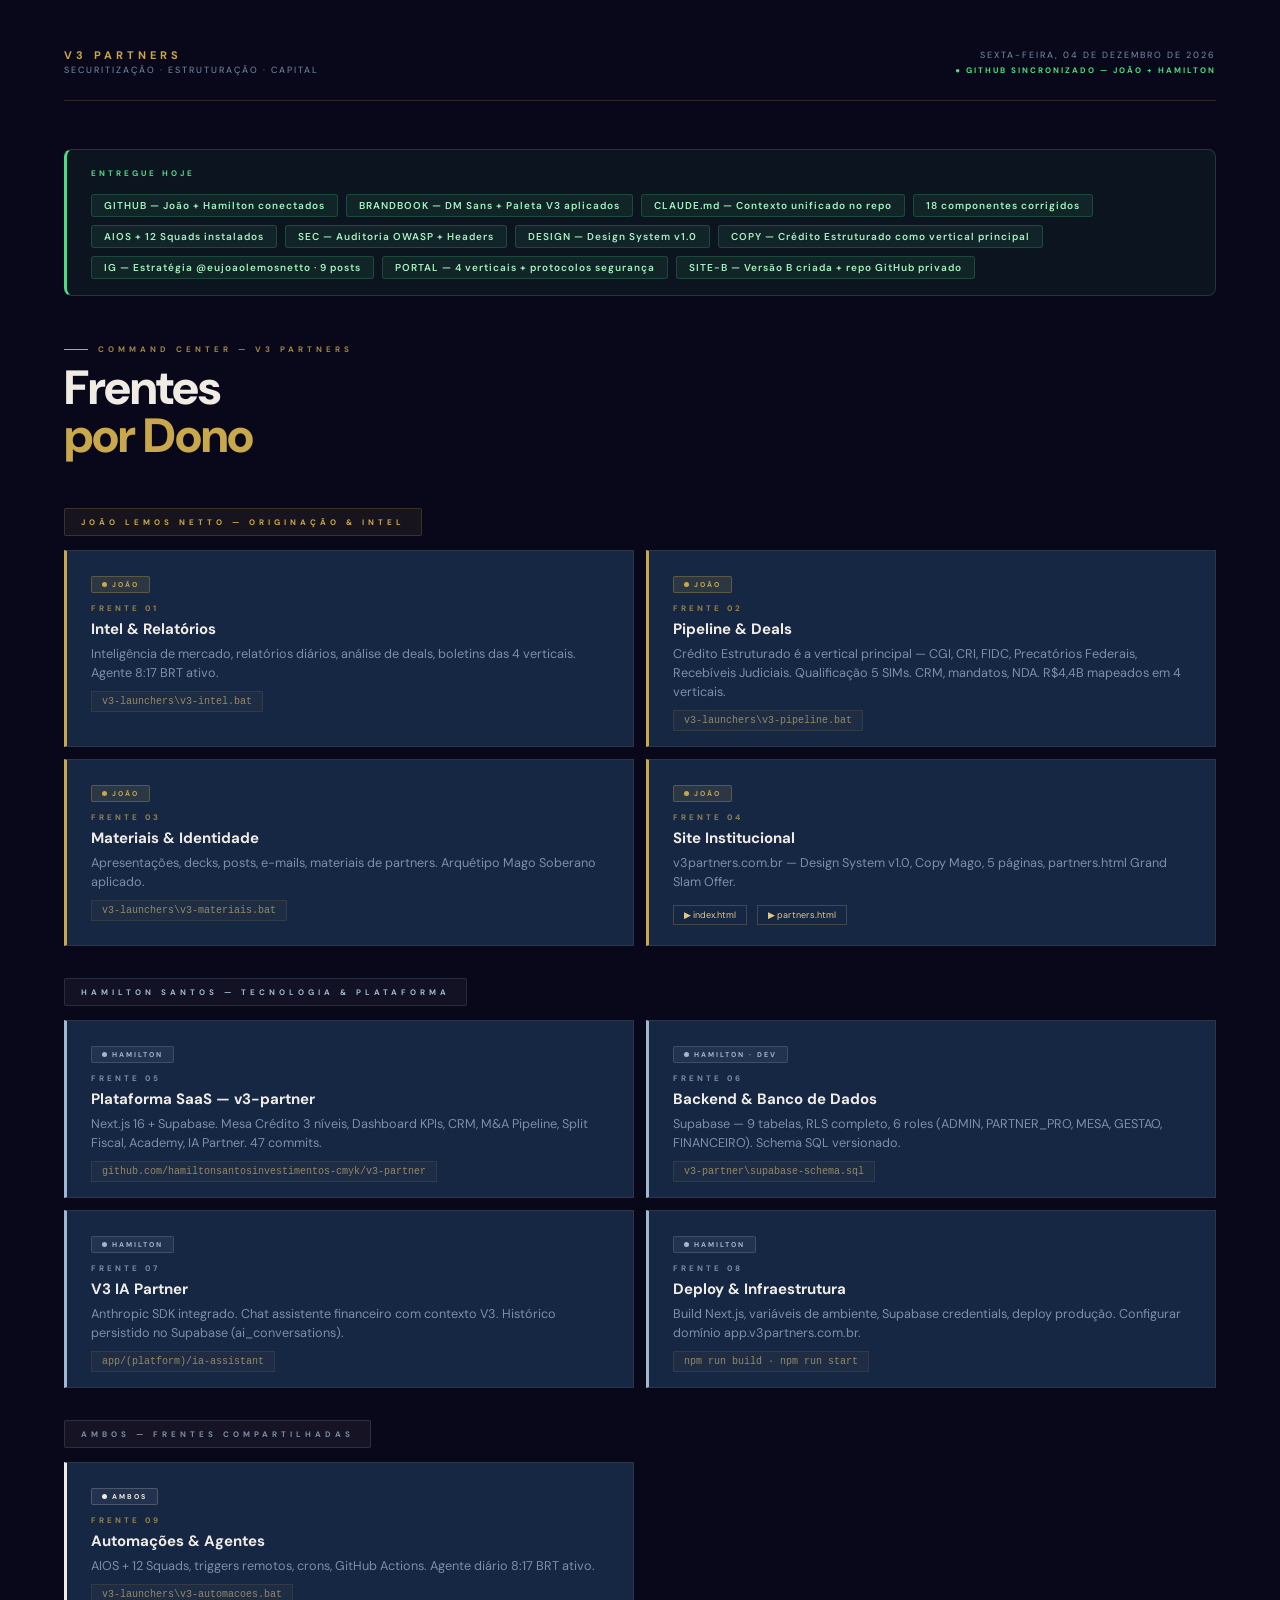
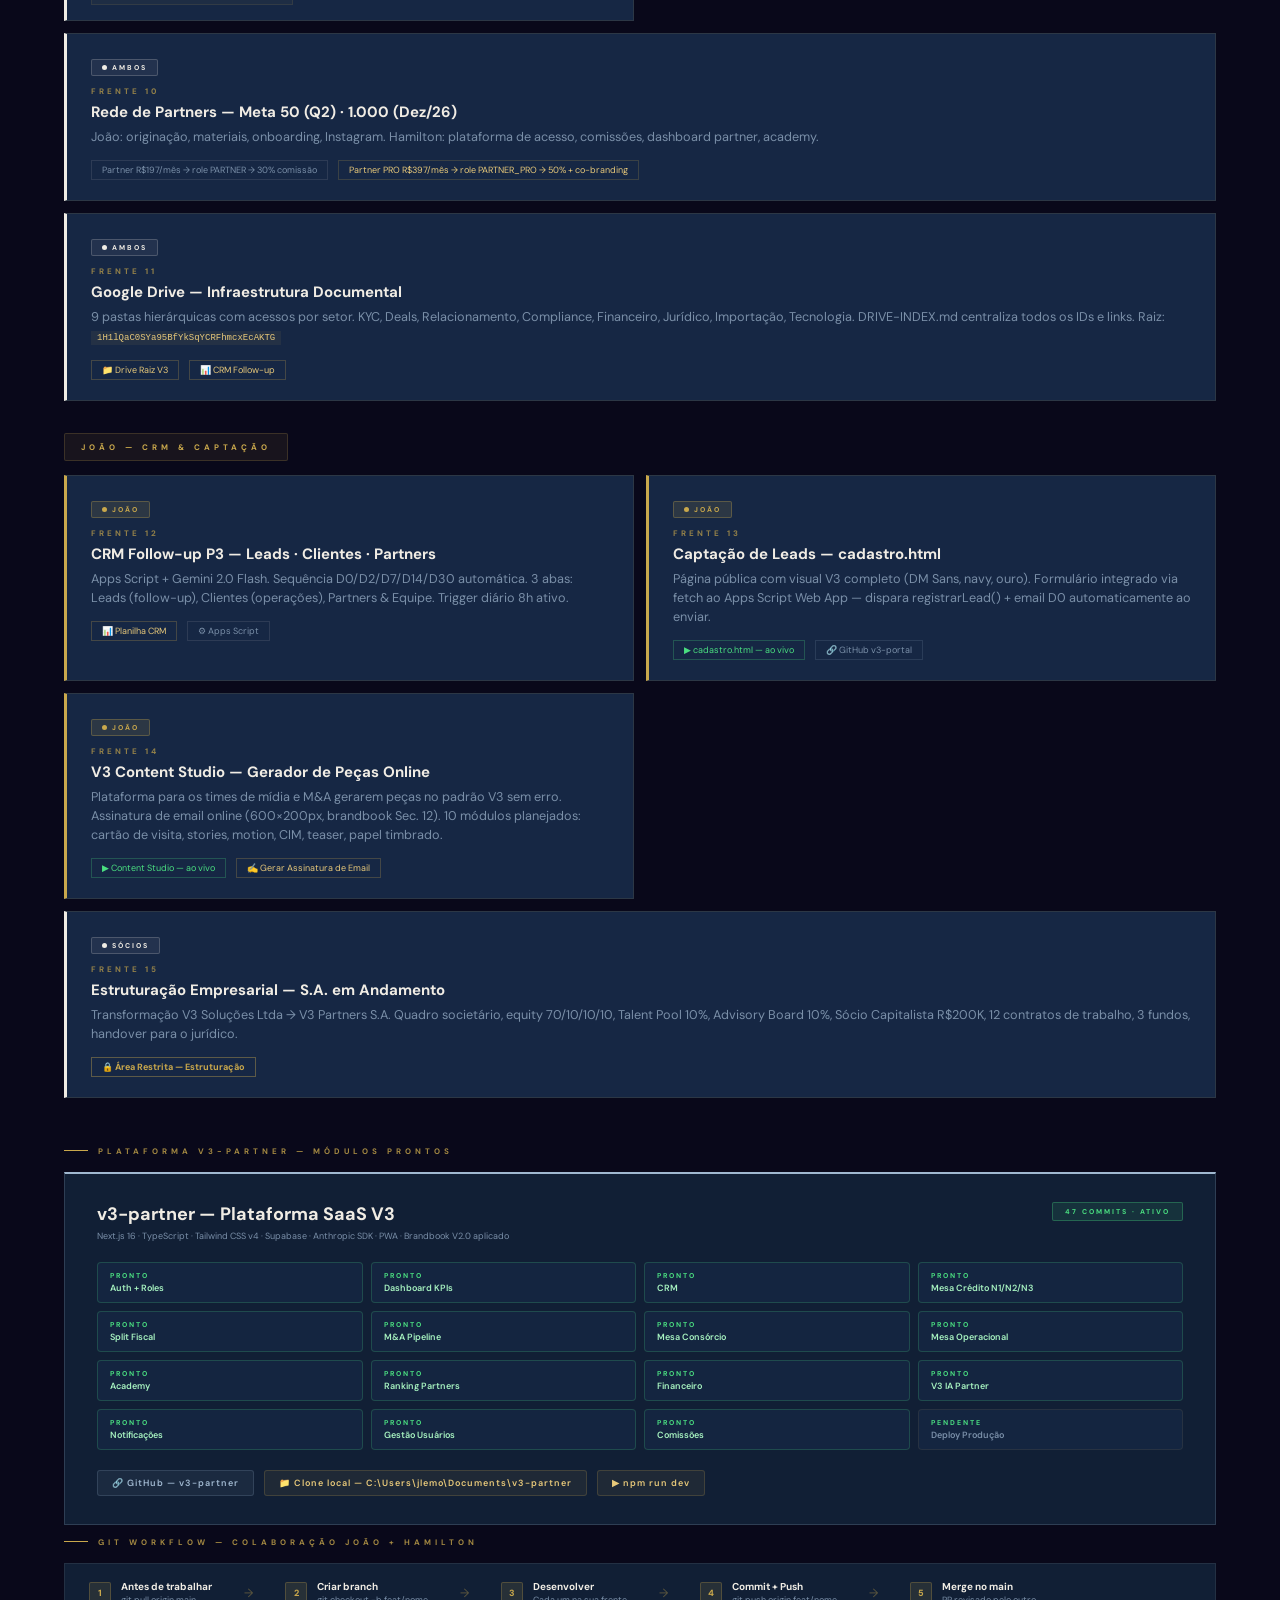
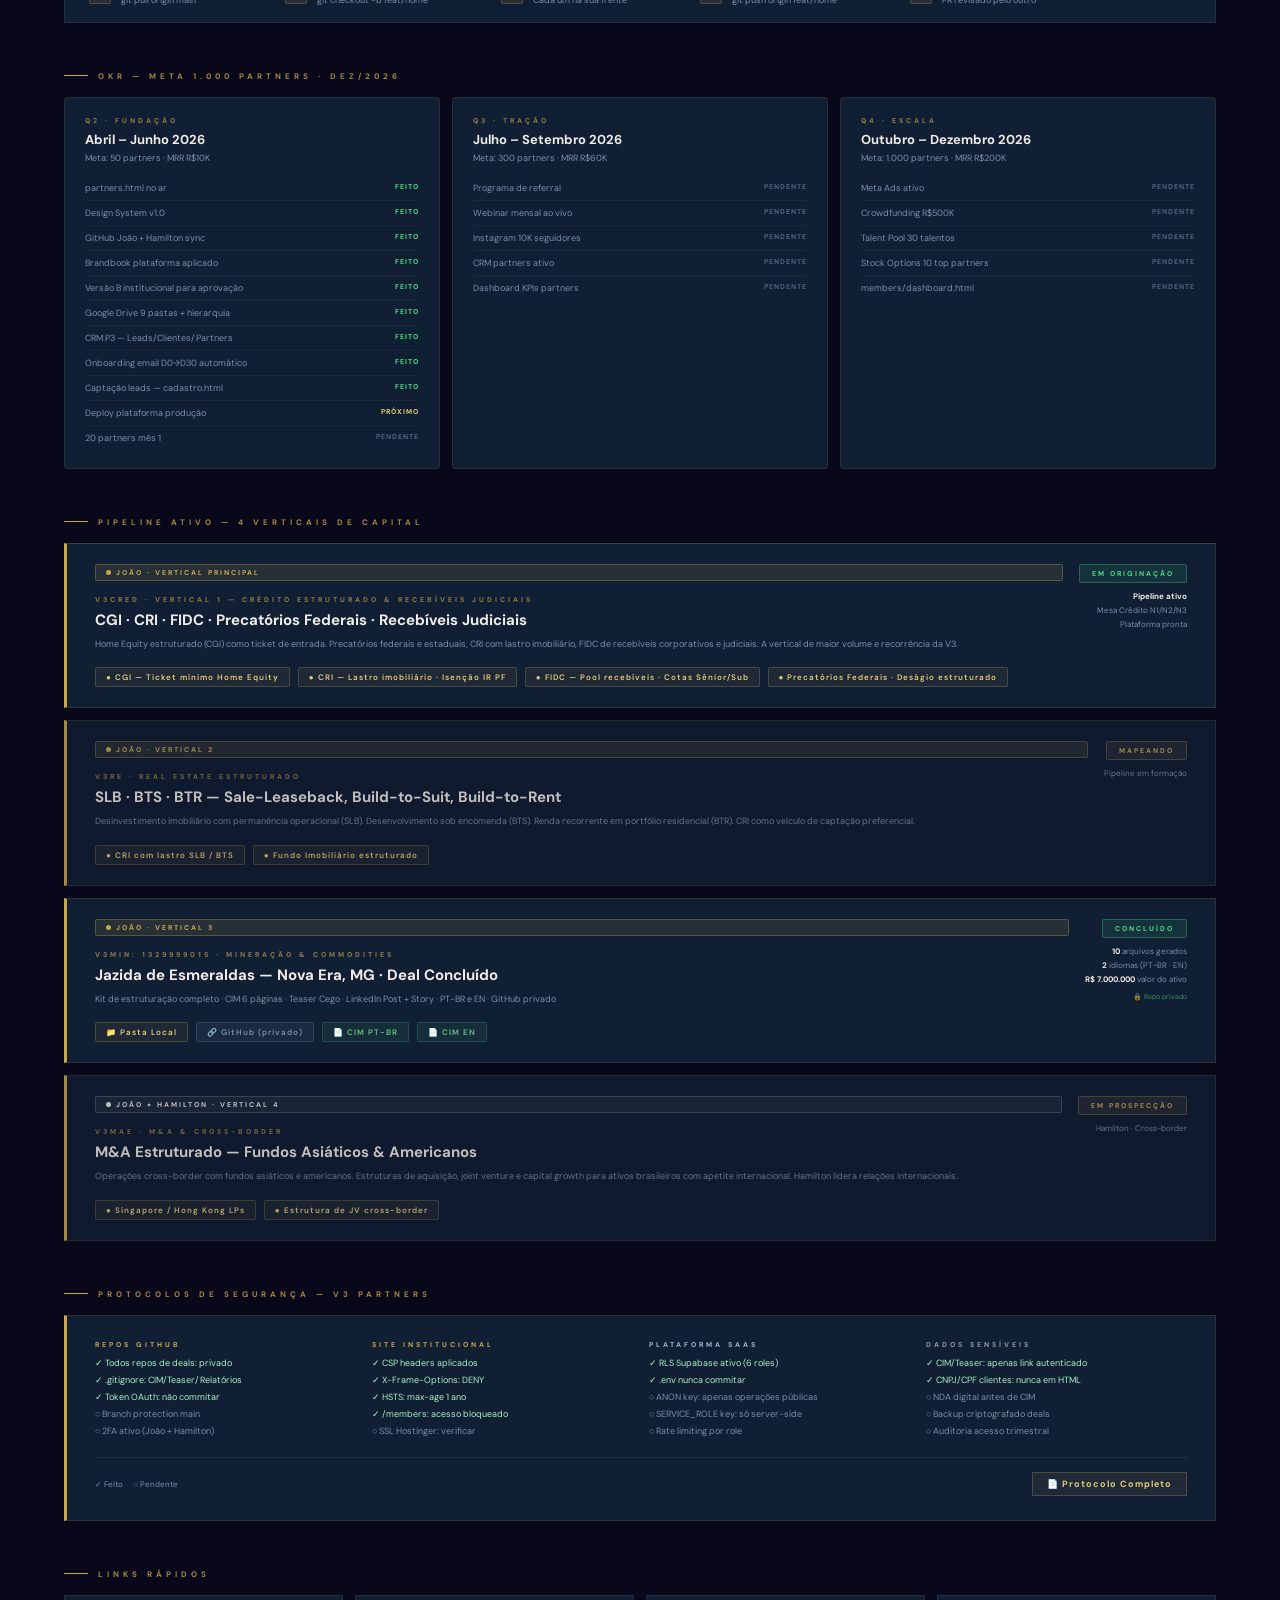
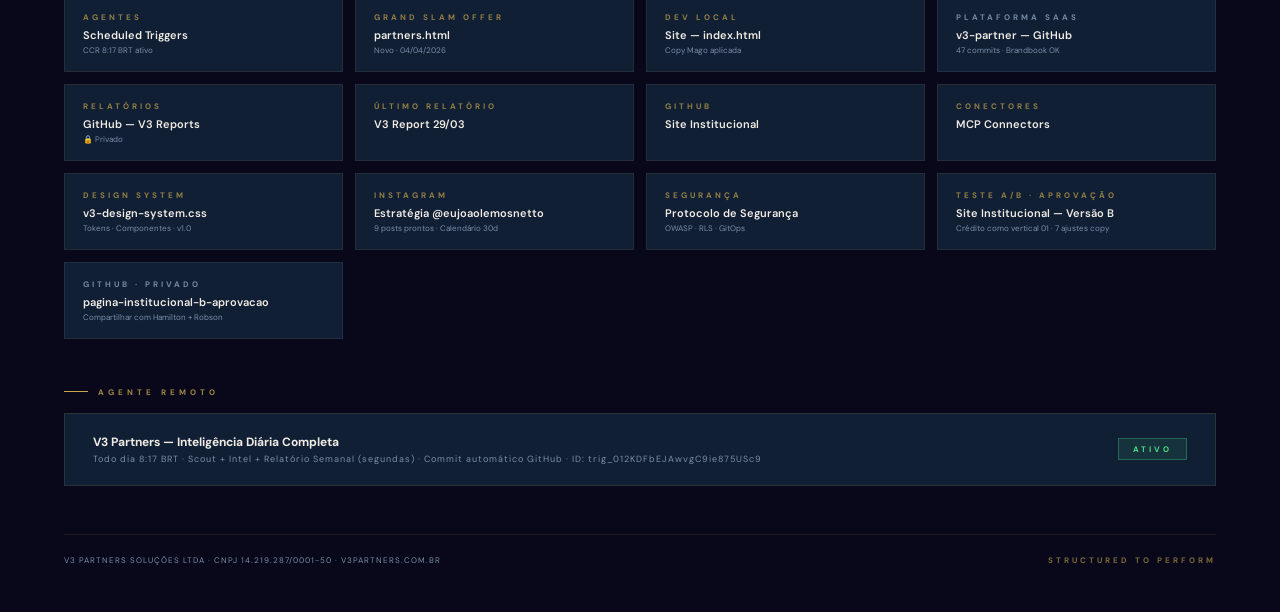
<file: socios.html>
<!DOCTYPE html>
<html lang="pt-BR">
<head>
<meta charset="UTF-8">
<title>V3 Partners — Command Center</title>
<link href="https://fonts.googleapis.com/css2?family=DM+Sans:wght@400;500;600;700;800&display=swap" rel="stylesheet">
<style>
* { margin: 0; padding: 0; box-sizing: border-box; }
body {
  background: #09081A;
  color: #F0ECE4;
  font-family: 'DM Sans', sans-serif;
  min-height: 100vh;
  padding: 48px 64px;
}
@media (max-width: 900px) { body { padding: 32px 24px; } }

header {
  display: flex;
  justify-content: space-between;
  align-items: center;
  border-bottom: 1px solid rgba(201,168,76,0.2);
  padding-bottom: 24px;
  margin-bottom: 48px;
}
.wordmark { font-size: 11px; font-weight: 700; letter-spacing: 4px; text-transform: uppercase; color: #C9A84C; }
.wordmark span { display: block; font-weight: 400; font-size: 9px; color: #7A8FA8; letter-spacing: 2px; margin-top: 2px; }
.header-right { display: flex; flex-direction: column; align-items: flex-end; gap: 4px; }
.header-date { font-size: 9px; color: #7A8FA8; letter-spacing: 2px; text-transform: uppercase; }
.header-sync { font-size: 8px; font-weight: 700; letter-spacing: 2px; text-transform: uppercase; color: #4ade80; }

.eyebrow { display: flex; align-items: center; gap: 10px; margin-bottom: 10px; }
.eyebrow-line { width: 24px; height: 1px; background: #C9A84C; }
.eyebrow-text { font-size: 8px; font-weight: 700; letter-spacing: 4px; text-transform: uppercase; color: #C9A84C; opacity: 0.8; }

h1 { font-size: 48px; font-weight: 800; color: #F0ECE4; line-height: 1; margin-bottom: 48px; letter-spacing: -1px; }
h1 span { color: #C9A84C; }

/* STATUS BAR */
.status-bar {
  background: rgba(74,222,128,0.06);
  border: 1px solid rgba(74,222,128,0.2);
  border-left: 3px solid #4ade80;
  border-radius: 8px;
  padding: 16px 24px;
  margin-bottom: 48px;
  display: flex;
  align-items: flex-start;
  gap: 16px;
  flex-wrap: wrap;
}
.status-bar-label { font-size: 8px; font-weight: 700; letter-spacing: 3px; text-transform: uppercase; color: #4ade80; white-space: nowrap; margin-top: 2px; }
.status-bar-items { display: flex; flex-wrap: wrap; gap: 8px; }
.status-chip {
  font-size: 10px; font-weight: 600; letter-spacing: 1px;
  padding: 4px 12px; border-radius: 3px;
  background: rgba(74,222,128,0.08);
  border: 1px solid rgba(74,222,128,0.2);
  color: #a7f3c0;
}

/* OWNER BADGES */
.owner {
  display: inline-flex; align-items: center; gap: 5px;
  font-size: 7px; font-weight: 700; letter-spacing: 2px; text-transform: uppercase;
  padding: 3px 10px; border-radius: 2px;
  margin-bottom: 10px;
}
.owner-joao    { background: rgba(201,168,76,0.12); border: 1px solid rgba(201,168,76,0.3); color: #C9A84C; }
.owner-hamilton{ background: rgba(122,143,168,0.12); border: 1px solid rgba(122,143,168,0.3); color: #A0B8D0; }
.owner-ambos   { background: rgba(240,236,228,0.06); border: 1px solid rgba(240,236,228,0.2); color: #F0ECE4; }
.owner-dot { width: 5px; height: 5px; border-radius: 50%; }
.owner-joao    .owner-dot { background: #C9A84C; }
.owner-hamilton .owner-dot { background: #A0B8D0; }
.owner-ambos   .owner-dot { background: #F0ECE4; }

/* FRENTES */
.frentes-container { display: flex; flex-direction: column; gap: 32px; margin-bottom: 48px; }
.frentes-col-label {
  font-size: 8px; font-weight: 700; letter-spacing: 4px; text-transform: uppercase;
  padding: 8px 16px; border-radius: 2px; display: inline-block; margin-bottom: 14px;
}
.col-joao    { background: rgba(201,168,76,0.08); border: 1px solid rgba(201,168,76,0.2); color: #C9A84C; }
.col-hamilton{ background: rgba(122,143,168,0.08); border: 1px solid rgba(122,143,168,0.2); color: #A0B8D0; }
.col-ambos   { background: rgba(240,236,228,0.05); border: 1px solid rgba(240,236,228,0.12); color: #7A8FA8; }

.frentes { display: grid; grid-template-columns: 1fr 1fr; gap: 12px; }
@media (max-width: 700px) { .frentes { grid-template-columns: 1fr; } }
.frente {
  background: #162744;
  border: 1px solid rgba(201,168,76,0.12);
  border-left: 3px solid #C9A84C;
  padding: 20px 24px;
  cursor: pointer;
  transition: border-color 0.2s, background 0.2s;
  text-decoration: none;
  display: block;
}
.frente.hamilton-frente { border-left-color: #A0B8D0; }
.frente.ambos-frente    { border-left-color: #F0ECE4; }
.frente:hover { background: #1e3359; border-color: rgba(201,168,76,0.3); }
.frente.hamilton-frente:hover { border-color: rgba(160,184,208,0.4); }
.frente-num { font-size: 8px; font-weight: 700; letter-spacing: 3px; text-transform: uppercase; color: #C9A84C; opacity: 0.7; margin-bottom: 6px; }
.frente.hamilton-frente .frente-num { color: #A0B8D0; }
.frente-title { font-size: 15px; font-weight: 700; color: #F0ECE4; margin-bottom: 5px; }
.frente-desc { font-size: 9.5pt; color: #7A8FA8; line-height: 1.5; margin-bottom: 14px; }
.frente-cmd {
  font-size: 8px; font-weight: 700; letter-spacing: 2px; text-transform: uppercase;
  color: #C9A84C; opacity: 0.6;
}
.frente-cmd code {
  background: rgba(201,168,76,0.08); border: 1px solid rgba(201,168,76,0.2);
  padding: 4px 10px; font-family: monospace; color: #E8C97A;
  font-size: 10px; letter-spacing: 0; text-transform: none; font-weight: 400;
}
.frente.full { grid-column: span 2; }

/* PLATAFORMA SAAS */
.platform-card {
  background: #111F35;
  border: 1px solid rgba(160,184,208,0.2);
  border-top: 2px solid #A0B8D0;
  padding: 28px 32px;
  margin-bottom: 12px;
}
.platform-header { display: flex; justify-content: space-between; align-items: flex-start; margin-bottom: 20px; }
.platform-title { font-size: 18px; font-weight: 700; color: #F0ECE4; }
.platform-sub { font-size: 9px; color: #7A8FA8; margin-top: 4px; }
.platform-badge { font-size: 7px; font-weight: 700; letter-spacing: 2px; text-transform: uppercase; padding: 4px 12px; border-radius: 2px; background: rgba(74,222,128,0.1); border: 1px solid rgba(74,222,128,0.3); color: #4ade80; }
.platform-modules { display: grid; grid-template-columns: repeat(4, 1fr); gap: 8px; margin-bottom: 20px; }
@media (max-width: 800px) { .platform-modules { grid-template-columns: repeat(2, 1fr); } }
.module-chip {
  background: rgba(22,39,68,0.8); border: 1px solid rgba(201,168,76,0.1);
  padding: 8px 12px; border-radius: 4px;
  font-size: 9px; font-weight: 600; color: #7A8FA8;
}
.module-chip.done { border-color: rgba(74,222,128,0.2); color: #a7f3c0; }
.module-chip span { display: block; font-size: 7px; font-weight: 700; letter-spacing: 2px; text-transform: uppercase; color: #4ade80; margin-bottom: 2px; }
.platform-links { display: flex; flex-wrap: wrap; gap: 10px; }
.plat-link {
  font-size: 9px; font-weight: 600; letter-spacing: 1px;
  padding: 6px 14px; border-radius: 3px; text-decoration: none; transition: opacity 0.2s;
}
.plat-link:hover { opacity: 0.75; }
.plat-link.github { background: rgba(122,143,168,0.1); border: 1px solid rgba(122,143,168,0.25); color: #A0B8D0; }
.plat-link.local  { background: rgba(201,168,76,0.08); border: 1px solid rgba(201,168,76,0.2); color: #E8C97A; }

/* GIT WORKFLOW */
.git-bar {
  background: #111F35; border: 1px solid rgba(240,236,228,0.08);
  padding: 16px 24px; margin-bottom: 48px;
  display: flex; align-items: center; gap: 32px; flex-wrap: wrap;
}
.git-step { display: flex; align-items: center; gap: 10px; }
.git-step-num { font-size: 9px; font-weight: 800; color: #C9A84C; background: rgba(201,168,76,0.12); border: 1px solid rgba(201,168,76,0.25); width: 22px; height: 22px; display: flex; align-items: center; justify-content: center; border-radius: 2px; flex-shrink: 0; }
.git-step-text { font-size: 9px; color: #7A8FA8; }
.git-step-text strong { color: #F0ECE4; display: block; font-size: 10px; margin-bottom: 1px; }
.git-arrow { color: rgba(201,168,76,0.4); font-size: 12px; }

/* SQUADS M&A */
.squads { display: flex; flex-direction: column; gap: 12px; margin-bottom: 48px; }
.squad-card {
  background: #111F35;
  border: 1px solid rgba(201,168,76,0.15);
  border-left: 3px solid #C9A84C;
  padding: 20px 28px;
  display: grid;
  grid-template-columns: 1fr auto;
  gap: 16px;
  align-items: start;
}
.squad-meta { display: flex; flex-direction: column; gap: 6px; }
.squad-id { font-size: 7px; font-weight: 700; letter-spacing: 3px; text-transform: uppercase; color: #C9A84C; opacity: 0.7; }
.squad-title { font-size: 15px; font-weight: 700; color: #F0ECE4; }
.squad-sub { font-size: 9px; color: #7A8FA8; line-height: 1.5; margin-top: 2px; }
.squad-paths { display: flex; flex-wrap: wrap; gap: 8px; margin-top: 10px; }
.squad-link {
  font-size: 8px; font-weight: 600; letter-spacing: 1px;
  padding: 4px 10px; border-radius: 2px; text-decoration: none; transition: opacity 0.2s;
}
.squad-link:hover { opacity: 0.8; }
.squad-link.local  { background: rgba(201,168,76,0.08); border: 1px solid rgba(201,168,76,0.25); color: #E8C97A; }
.squad-link.github { background: rgba(122,143,168,0.1);  border: 1px solid rgba(122,143,168,0.25); color: #7A8FA8; }
.squad-link.output { background: rgba(74,222,128,0.08);  border: 1px solid rgba(74,222,128,0.2);  color: #6dbf88; }
.squad-right { display: flex; flex-direction: column; align-items: flex-end; gap: 8px; }
.squad-badge { font-size: 7px; font-weight: 700; letter-spacing: 2px; text-transform: uppercase; padding: 4px 12px; border-radius: 2px; }
.squad-badge.ativo   { background: rgba(74,222,128,0.1);  border: 1px solid rgba(74,222,128,0.3);  color: #4ade80; }
.squad-badge.rascunho { background: rgba(201,168,76,0.1); border: 1px solid rgba(201,168,76,0.3); color: #C9A84C; }
.squad-outputs { display: flex; flex-direction: column; gap: 4px; align-items: flex-end; }
.squad-stat { font-size: 8px; color: #7A8FA8; text-align: right; }
.squad-stat strong { color: #F0ECE4; }

/* OKR TRACKER */
.okr-grid { display: grid; grid-template-columns: repeat(3, 1fr); gap: 12px; margin-bottom: 48px; }
@media (max-width: 700px) { .okr-grid { grid-template-columns: 1fr; } }
.okr-card {
  background: #111F35;
  border: 1px solid rgba(201,168,76,0.12);
  padding: 18px 20px;
  border-radius: 4px;
}
.okr-phase  { font-size: 7px; font-weight: 700; letter-spacing: 3px; text-transform: uppercase; color: #C9A84C; opacity: 0.7; margin-bottom: 6px; }
.okr-period { font-size: 13px; font-weight: 700; color: #F0ECE4; margin-bottom: 4px; }
.okr-meta   { font-size: 9px; color: #7A8FA8; margin-bottom: 12px; }
.okr-kr { font-size: 9px; color: #7A8FA8; padding: 6px 0; border-bottom: 1px solid rgba(240,236,228,0.04); display: flex; justify-content: space-between; gap: 8px; }
.okr-kr:last-child { border-bottom: none; }
.okr-kr-status { font-size: 7px; font-weight: 700; letter-spacing: 1px; text-transform: uppercase; white-space: nowrap; }
.okr-kr-status.done    { color: #4ade80; }
.okr-kr-status.active  { color: #E8C97A; }
.okr-kr-status.pending { color: rgba(122,143,168,0.6); }

/* LINKS RÁPIDOS */
.links { display: grid; grid-template-columns: repeat(4, 1fr); gap: 12px; margin-bottom: 48px; }
@media (max-width: 800px) { .links { grid-template-columns: repeat(2, 1fr); } }
.link-card {
  background: #111F35; border: 1px solid rgba(201,168,76,0.1);
  padding: 16px 18px; text-decoration: none; transition: background 0.2s;
}
.link-card:hover { background: #162744; }
.link-card.hamilton-link { border-color: rgba(122,143,168,0.15); }
.link-label { font-size: 8px; font-weight: 700; letter-spacing: 3px; text-transform: uppercase; color: #C9A84C; opacity: 0.7; margin-bottom: 6px; }
.link-card.hamilton-link .link-label { color: #A0B8D0; }
.link-name  { font-size: 11px; font-weight: 600; color: #F0ECE4; }
.link-note  { font-size: 8px; color: #7A8FA8; margin-top: 3px; }

/* AGENTE STATUS */
.agent-status {
  background: #111F35; border: 1px solid rgba(201,168,76,0.15);
  padding: 20px 28px; display: flex; align-items: center; justify-content: space-between;
  margin-bottom: 48px;
}
.agent-info .agent-name   { font-size: 12px; font-weight: 700; color: #F0ECE4; }
.agent-info .agent-detail { font-size: 9px; color: #7A8FA8; letter-spacing: 1px; margin-top: 3px; }
.agent-badge {
  background: rgba(74,222,128,0.1); border: 1px solid rgba(74,222,128,0.3);
  color: #4ade80; font-size: 8px; font-weight: 700; letter-spacing: 3px;
  text-transform: uppercase; padding: 5px 14px;
}

footer {
  border-top: 1px solid rgba(201,168,76,0.1);
  padding-top: 20px; margin-top: 40px;
  display: flex; justify-content: space-between;
}
footer p { font-size: 8px; color: #7A8FA8; letter-spacing: 1px; text-transform: uppercase; }
footer .tag { font-size: 8px; font-weight: 700; letter-spacing: 3px; color: #C9A84C; opacity: 0.6; text-transform: uppercase; }
</style>
</head>
<body>

<header>
  <div class="wordmark">
    V3 Partners
    <span>Securitização · Estruturação · Capital</span>
  </div>
  <div class="header-right">
    <div class="header-date" id="data-hoje"></div>
    <div class="header-sync">&#9679; GitHub Sincronizado — João + Hamilton</div>
  </div>
</header>

<!-- STATUS BAR -->
<div class="status-bar">
  <span class="status-bar-label">Entregue hoje</span>
  <div class="status-bar-items">
    <span class="status-chip">GITHUB — João + Hamilton conectados</span>
    <span class="status-chip">BRANDBOOK — DM Sans + Paleta V3 aplicados</span>
    <span class="status-chip">CLAUDE.md — Contexto unificado no repo</span>
    <span class="status-chip">18 componentes corrigidos</span>
    <span class="status-chip">AIOS + 12 Squads instalados</span>
    <span class="status-chip">SEC — Auditoria OWASP + Headers</span>
    <span class="status-chip">DESIGN — Design System v1.0</span>
    <span class="status-chip">COPY — Crédito Estruturado como vertical principal</span>
    <span class="status-chip">IG — Estratégia @eujoaolemosnetto · 9 posts</span>
    <span class="status-chip">PORTAL — 4 verticais + protocolos segurança</span>
    <span class="status-chip">SITE-B — Versão B criada + repo GitHub privado</span>
  </div>
</div>

<div class="eyebrow">
  <div class="eyebrow-line"></div>
  <div class="eyebrow-text">Command Center — V3 Partners</div>
</div>
<h1>Frentes<br><span>por Dono</span></h1>

<!-- FRENTES JOÃO -->
<div class="frentes-container">

  <div>
    <div class="frentes-col-label col-joao">João Lemos Netto — Originação &amp; Intel</div>
    <div class="frentes">
      <div class="frente" >
        <div class="owner owner-joao"><div class="owner-dot"></div>João</div>
        <div class="frente-num">Frente 01</div>
        <div class="frente-title">Intel &amp; Relatórios</div>
        <div class="frente-desc">Inteligência de mercado, relatórios diários, análise de deals, boletins das 4 verticais. Agente 8:17 BRT ativo.</div>
        <div class="frente-cmd"><code>v3-launchers\v3-intel.bat</code></div>
      </div>
      <div class="frente" >
        <div class="owner owner-joao"><div class="owner-dot"></div>João</div>
        <div class="frente-num">Frente 02</div>
        <div class="frente-title">Pipeline &amp; Deals</div>
        <div class="frente-desc">Crédito Estruturado é a vertical principal — CGI, CRI, FIDC, Precatórios Federais, Recebíveis Judiciais. Qualificação 5 SIMs. CRM, mandatos, NDA. R$4,4B mapeados em 4 verticais.</div>
        <div class="frente-cmd"><code>v3-launchers\v3-pipeline.bat</code></div>
      </div>
      <div class="frente" >
        <div class="owner owner-joao"><div class="owner-dot"></div>João</div>
        <div class="frente-num">Frente 03</div>
        <div class="frente-title">Materiais &amp; Identidade</div>
        <div class="frente-desc">Apresentações, decks, posts, e-mails, materiais de partners. Arquétipo Mago Soberano aplicado.</div>
        <div class="frente-cmd"><code>v3-launchers\v3-materiais.bat</code></div>
      </div>
      <div class="frente" >
        <div class="owner owner-joao"><div class="owner-dot"></div>João</div>
        <div class="frente-num">Frente 04</div>
        <div class="frente-title">Site Institucional</div>
        <div class="frente-desc">v3partners.com.br — Design System v1.0, Copy Mago, 5 páginas, partners.html Grand Slam Offer.</div>
        <div style="display:flex; gap:10px; flex-wrap:wrap; margin-top:10px;">
          <a  target="_blank" style="font-size:9px; color:#E8C97A; text-decoration:none; border:1px solid rgba(201,168,76,0.25); padding:3px 10px;">&#9654; index.html</a>
          <a  target="_blank" style="font-size:9px; color:#E8C97A; text-decoration:none; border:1px solid rgba(201,168,76,0.25); padding:3px 10px;">&#9654; partners.html</a>
        </div>
      </div>
    </div>
  </div>

  <!-- FRENTES HAMILTON -->
  <div>
    <div class="frentes-col-label col-hamilton">Hamilton Santos — Tecnologia &amp; Plataforma</div>
    <div class="frentes">
      <div class="frente hamilton-frente" >
        <div class="owner owner-hamilton"><div class="owner-dot"></div>Hamilton</div>
        <div class="frente-num">Frente 05</div>
        <div class="frente-title">Plataforma SaaS — v3-partner</div>
        <div class="frente-desc">Next.js 16 + Supabase. Mesa Crédito 3 níveis, Dashboard KPIs, CRM, M&amp;A Pipeline, Split Fiscal, Academy, IA Partner. 47 commits.</div>
        <div class="frente-cmd"><code>github.com/hamiltonsantosinvestimentos-cmyk/v3-partner</code></div>
      </div>
      <div class="frente hamilton-frente" >
        <div class="owner owner-hamilton"><div class="owner-dot"></div>Hamilton · Dev</div>
        <div class="frente-num">Frente 06</div>
        <div class="frente-title">Backend &amp; Banco de Dados</div>
        <div class="frente-desc">Supabase — 9 tabelas, RLS completo, 6 roles (ADMIN, PARTNER_PRO, MESA, GESTAO, FINANCEIRO). Schema SQL versionado.</div>
        <div class="frente-cmd"><code>v3-partner\supabase-schema.sql</code></div>
      </div>
      <div class="frente hamilton-frente">
        <div class="owner owner-hamilton"><div class="owner-dot"></div>Hamilton</div>
        <div class="frente-num">Frente 07</div>
        <div class="frente-title">V3 IA Partner</div>
        <div class="frente-desc">Anthropic SDK integrado. Chat assistente financeiro com contexto V3. Histórico persistido no Supabase (ai_conversations).</div>
        <div class="frente-cmd"><code>app/(platform)/ia-assistant</code></div>
      </div>
      <div class="frente hamilton-frente">
        <div class="owner owner-hamilton"><div class="owner-dot"></div>Hamilton</div>
        <div class="frente-num">Frente 08</div>
        <div class="frente-title">Deploy &amp; Infraestrutura</div>
        <div class="frente-desc">Build Next.js, variáveis de ambiente, Supabase credentials, deploy produção. Configurar domínio app.v3partners.com.br.</div>
        <div class="frente-cmd"><code>npm run build · npm run start</code></div>
      </div>
    </div>
  </div>

  <!-- FRENTES CONJUNTAS -->
  <div>
    <div class="frentes-col-label col-ambos">Ambos — Frentes Compartilhadas</div>
    <div class="frentes">
      <div class="frente ambos-frente" >
        <div class="owner owner-ambos"><div class="owner-dot"></div>Ambos</div>
        <div class="frente-num">Frente 09</div>
        <div class="frente-title">Automações &amp; Agentes</div>
        <div class="frente-desc">AIOS + 12 Squads, triggers remotos, crons, GitHub Actions. Agente diário 8:17 BRT ativo.</div>
        <div class="frente-cmd"><code>v3-launchers\v3-automacoes.bat</code></div>
      </div>
      <div class="frente ambos-frente full">
        <div class="owner owner-ambos"><div class="owner-dot"></div>Ambos</div>
        <div class="frente-num">Frente 10</div>
        <div class="frente-title">Rede de Partners — Meta 50 (Q2) · 1.000 (Dez/26)</div>
        <div class="frente-desc">João: originação, materiais, onboarding, Instagram. Hamilton: plataforma de acesso, comissões, dashboard partner, academy.</div>
        <div style="display:flex; gap:10px; flex-wrap:wrap; margin-top:10px;">
          <span style="font-size:9px; color:#7A8FA8; border:1px solid rgba(240,236,228,0.1); padding:3px 10px;">Partner R$197/mês → role PARTNER → 30% comissão</span>
          <span style="font-size:9px; color:#E8C97A; border:1px solid rgba(201,168,76,0.2); padding:3px 10px;">Partner PRO R$397/mês → role PARTNER_PRO → 50% + co-branding</span>
        </div>
      </div>
      <div class="frente ambos-frente full">
        <div class="owner owner-ambos"><div class="owner-dot"></div>Ambos</div>
        <div class="frente-num">Frente 11</div>
        <div class="frente-title">Google Drive — Infraestrutura Documental</div>
        <div class="frente-desc">9 pastas hierárquicas com acessos por setor. KYC, Deals, Relacionamento, Compliance, Financeiro, Jurídico, Importação, Tecnologia. DRIVE-INDEX.md centraliza todos os IDs e links. Raiz: <code style="font-size:9px; background:rgba(201,168,76,0.08); padding:2px 6px; color:#E8C97A;">1H1lQaC0SYa95BfYkSqYCRFhmcxEcAKTG</code></div>
        <div style="display:flex; gap:10px; flex-wrap:wrap; margin-top:10px;">
          <a href="https://drive.google.com/drive/folders/1H1lQaC0SYa95BfYkSqYCRFhmcxEcAKTG" target="_blank" style="font-size:9px; color:#E8C97A; text-decoration:none; border:1px solid rgba(201,168,76,0.25); padding:3px 10px;">&#128193; Drive Raiz V3</a>
          <a href="https://drive.google.com/drive/folders/1RX186NGFVrqgcVMFwyN0S5IksDguzB2l" target="_blank" style="font-size:9px; color:#E8C97A; text-decoration:none; border:1px solid rgba(201,168,76,0.25); padding:3px 10px;">&#128202; CRM Follow-up</a>
        </div>
      </div>
    </div>
  </div>

  <!-- FRENTES JOÃO — P3 E CAPTAÇÃO -->
  <div>
    <div class="frentes-col-label col-joao">João — CRM &amp; Captação</div>
    <div class="frentes">
      <div class="frente">
        <div class="owner owner-joao"><div class="owner-dot"></div>João</div>
        <div class="frente-num">Frente 12</div>
        <div class="frente-title">CRM Follow-up P3 — Leads · Clientes · Partners</div>
        <div class="frente-desc">Apps Script + Gemini 2.0 Flash. Sequência D0/D2/D7/D14/D30 automática. 3 abas: Leads (follow-up), Clientes (operações), Partners &amp; Equipe. Trigger diário 8h ativo.</div>
        <div style="display:flex; gap:10px; flex-wrap:wrap; margin-top:10px;">
          <a href="https://docs.google.com/spreadsheets/d/1sa0Br1GI7Oj7qbGkQtcg3ncVqHydOGOae4lhvUHDOFM" target="_blank" style="font-size:9px; color:#E8C97A; text-decoration:none; border:1px solid rgba(201,168,76,0.25); padding:3px 10px;">&#128202; Planilha CRM</a>
          <a href="https://script.google.com/home" target="_blank" style="font-size:9px; color:#7A8FA8; text-decoration:none; border:1px solid rgba(240,236,228,0.1); padding:3px 10px;">&#9881; Apps Script</a>
        </div>
      </div>
      <div class="frente">
        <div class="owner owner-joao"><div class="owner-dot"></div>João</div>
        <div class="frente-num">Frente 13</div>
        <div class="frente-title">Captação de Leads — cadastro.html</div>
        <div class="frente-desc">Página pública com visual V3 completo (DM Sans, navy, ouro). Formulário integrado via fetch ao Apps Script Web App — dispara registrarLead() + email D0 automaticamente ao enviar.</div>
        <div style="display:flex; gap:10px; flex-wrap:wrap; margin-top:10px;">
          <a href="https://jlnetto35.github.io/v3-portal/cadastro.html" target="_blank" style="font-size:9px; color:#4ade80; text-decoration:none; border:1px solid rgba(74,222,128,0.25); padding:3px 10px;">&#9654; cadastro.html — ao vivo</a>
          <a href="https://github.com/Jlnetto35/v3-portal" target="_blank" style="font-size:9px; color:#7A8FA8; text-decoration:none; border:1px solid rgba(122,143,168,0.2); padding:3px 10px;">&#128279; GitHub v3-portal</a>
        </div>
      </div>
      <div class="frente">
        <div class="owner owner-joao"><div class="owner-dot"></div>João</div>
        <div class="frente-num">Frente 14</div>
        <div class="frente-title">V3 Content Studio — Gerador de Peças Online</div>
        <div class="frente-desc">Plataforma para os times de mídia e M&A gerarem peças no padrão V3 sem erro. Assinatura de email online (600×200px, brandbook Sec. 12). 10 módulos planejados: cartão de visita, stories, motion, CIM, teaser, papel timbrado.</div>
        <div style="display:flex; gap:10px; flex-wrap:wrap; margin-top:10px;">
          <a href="https://jlnetto35.github.io/v3-portal/studio/" target="_blank" style="font-size:9px; color:#4ade80; text-decoration:none; border:1px solid rgba(74,222,128,0.25); padding:3px 10px;">&#9654; Content Studio — ao vivo</a>
          <a href="https://jlnetto35.github.io/v3-portal/studio/modules/assinatura/" target="_blank" style="font-size:9px; color:#E8C97A; text-decoration:none; border:1px solid rgba(201,168,76,0.25); padding:3px 10px;">&#9997; Gerar Assinatura de Email</a>
        </div>
      </div>
      <div class="frente ambos-frente full">
        <div class="owner owner-ambos"><div class="owner-dot" style="background:#F0ECE4;"></div>Sócios</div>
        <div class="frente-num">Frente 15</div>
        <div class="frente-title">Estruturação Empresarial — S.A. em Andamento</div>
        <div class="frente-desc">Transformação V3 Soluções Ltda → V3 Partners S.A. Quadro societário, equity 70/10/10/10, Talent Pool 10%, Advisory Board 10%, Sócio Capitalista R$200K, 12 contratos de trabalho, 3 fundos, handover para o jurídico.</div>
        <div style="display:flex; gap:10px; flex-wrap:wrap; margin-top:10px;">
          <a href="estruturacao.html" style="font-size:9px; color:#C9A84C; text-decoration:none; border:1px solid rgba(201,168,76,0.4); padding:3px 10px; font-weight:700;">&#128274; Área Restrita — Estruturação</a>
        </div>
      </div>
    </div>
  </div>

</div>


<!-- PLATAFORMA SAAS DETALHE -->
<div class="eyebrow" style="margin-bottom:16px;">
  <div class="eyebrow-line"></div>
  <div class="eyebrow-text">Plataforma v3-partner — Módulos Prontos</div>
</div>
<div class="platform-card">
  <div class="platform-header">
    <div>
      <div class="platform-title">v3-partner — Plataforma SaaS V3</div>
      <div class="platform-sub">Next.js 16 · TypeScript · Tailwind CSS v4 · Supabase · Anthropic SDK · PWA · Brandbook V2.0 aplicado</div>
    </div>
    <div class="platform-badge">47 Commits · Ativo</div>
  </div>
  <div class="platform-modules">
    <div class="module-chip done"><span>Pronto</span>Auth + Roles</div>
    <div class="module-chip done"><span>Pronto</span>Dashboard KPIs</div>
    <div class="module-chip done"><span>Pronto</span>CRM</div>
    <div class="module-chip done"><span>Pronto</span>Mesa Crédito N1/N2/N3</div>
    <div class="module-chip done"><span>Pronto</span>Split Fiscal</div>
    <div class="module-chip done"><span>Pronto</span>M&amp;A Pipeline</div>
    <div class="module-chip done"><span>Pronto</span>Mesa Consórcio</div>
    <div class="module-chip done"><span>Pronto</span>Mesa Operacional</div>
    <div class="module-chip done"><span>Pronto</span>Academy</div>
    <div class="module-chip done"><span>Pronto</span>Ranking Partners</div>
    <div class="module-chip done"><span>Pronto</span>Financeiro</div>
    <div class="module-chip done"><span>Pronto</span>V3 IA Partner</div>
    <div class="module-chip done"><span>Pronto</span>Notificações</div>
    <div class="module-chip done"><span>Pronto</span>Gestão Usuários</div>
    <div class="module-chip done"><span>Pronto</span>Comissões</div>
    <div class="module-chip"><span>Pendente</span>Deploy Produção</div>
  </div>
  <div class="platform-links">
    <a class="plat-link github" href="https://github.com/hamiltonsantosinvestimentos-cmyk/v3-partner" target="_blank">&#128279; GitHub — v3-partner</a>
    <a class="plat-link local" href="#" onclick="copiarCaminho('C:\\Users\\jlemo\\Documents\\v3-partner');return false;">&#128193; Clone local — C:\Users\jlemo\Documents\v3-partner</a>
    <a class="plat-link local" href="#" onclick="copiarCmd('cd C:\\\\Users\\\\jlemo\\\\Documents\\\\v3-partner && npm run dev');return false;">&#9654; npm run dev</a>
  </div>
</div>


<!-- GIT WORKFLOW -->
<div class="eyebrow" style="margin-bottom:16px;">
  <div class="eyebrow-line"></div>
  <div class="eyebrow-text">Git Workflow — Colaboração João + Hamilton</div>
</div>
<div class="git-bar">
  <div class="git-step">
    <div class="git-step-num">1</div>
    <div class="git-step-text"><strong>Antes de trabalhar</strong>git pull origin main</div>
  </div>
  <div class="git-arrow">→</div>
  <div class="git-step">
    <div class="git-step-num">2</div>
    <div class="git-step-text"><strong>Criar branch</strong>git checkout -b feat/nome</div>
  </div>
  <div class="git-arrow">→</div>
  <div class="git-step">
    <div class="git-step-num">3</div>
    <div class="git-step-text"><strong>Desenvolver</strong>Cada um na sua frente</div>
  </div>
  <div class="git-arrow">→</div>
  <div class="git-step">
    <div class="git-step-num">4</div>
    <div class="git-step-text"><strong>Commit + Push</strong>git push origin feat/nome</div>
  </div>
  <div class="git-arrow">→</div>
  <div class="git-step">
    <div class="git-step-num">5</div>
    <div class="git-step-text"><strong>Merge no main</strong>PR revisado pelo outro</div>
  </div>
</div>


<!-- OKR TRACKER -->
<div class="eyebrow" style="margin-bottom:16px;">
  <div class="eyebrow-line"></div>
  <div class="eyebrow-text">OKR — Meta 1.000 Partners · Dez/2026</div>
</div>
<div class="okr-grid">
  <div class="okr-card">
    <div class="okr-phase">Q2 · Fundação</div>
    <div class="okr-period">Abril – Junho 2026</div>
    <div class="okr-meta">Meta: 50 partners · MRR R$10K</div>
    <div class="okr-kr"><span>partners.html no ar</span><span class="okr-kr-status done">Feito</span></div>
    <div class="okr-kr"><span>Design System v1.0</span><span class="okr-kr-status done">Feito</span></div>
    <div class="okr-kr"><span>GitHub João + Hamilton sync</span><span class="okr-kr-status done">Feito</span></div>
    <div class="okr-kr"><span>Brandbook plataforma aplicado</span><span class="okr-kr-status done">Feito</span></div>
    <div class="okr-kr"><span>Versão B institucional para aprovação</span><span class="okr-kr-status done">Feito</span></div>
    <div class="okr-kr"><span>Google Drive 9 pastas + hierarquia</span><span class="okr-kr-status done">Feito</span></div>
    <div class="okr-kr"><span>CRM P3 — Leads/Clientes/Partners</span><span class="okr-kr-status done">Feito</span></div>
    <div class="okr-kr"><span>Onboarding email D0→D30 automático</span><span class="okr-kr-status done">Feito</span></div>
    <div class="okr-kr"><span>Captação leads — cadastro.html</span><span class="okr-kr-status done">Feito</span></div>
    <div class="okr-kr"><span>Deploy plataforma produção</span><span class="okr-kr-status active">Próximo</span></div>
    <div class="okr-kr"><span>20 partners mês 1</span><span class="okr-kr-status pending">Pendente</span></div>
  </div>
  <div class="okr-card">
    <div class="okr-phase">Q3 · Tração</div>
    <div class="okr-period">Julho – Setembro 2026</div>
    <div class="okr-meta">Meta: 300 partners · MRR R$60K</div>
    <div class="okr-kr"><span>Programa de referral</span><span class="okr-kr-status pending">Pendente</span></div>
    <div class="okr-kr"><span>Webinar mensal ao vivo</span><span class="okr-kr-status pending">Pendente</span></div>
    <div class="okr-kr"><span>Instagram 10K seguidores</span><span class="okr-kr-status pending">Pendente</span></div>
    <div class="okr-kr"><span>CRM partners ativo</span><span class="okr-kr-status pending">Pendente</span></div>
    <div class="okr-kr"><span>Dashboard KPIs partners</span><span class="okr-kr-status pending">Pendente</span></div>
  </div>
  <div class="okr-card">
    <div class="okr-phase">Q4 · Escala</div>
    <div class="okr-period">Outubro – Dezembro 2026</div>
    <div class="okr-meta">Meta: 1.000 partners · MRR R$200K</div>
    <div class="okr-kr"><span>Meta Ads ativo</span><span class="okr-kr-status pending">Pendente</span></div>
    <div class="okr-kr"><span>Crowdfunding R$500K</span><span class="okr-kr-status pending">Pendente</span></div>
    <div class="okr-kr"><span>Talent Pool 30 talentos</span><span class="okr-kr-status pending">Pendente</span></div>
    <div class="okr-kr"><span>Stock Options 10 top partners</span><span class="okr-kr-status pending">Pendente</span></div>
    <div class="okr-kr"><span>members/dashboard.html</span><span class="okr-kr-status pending">Pendente</span></div>
  </div>
</div>


<!-- 4 VERTICAIS -->
<div class="eyebrow" style="margin-bottom:16px;">
  <div class="eyebrow-line"></div>
  <div class="eyebrow-text">Pipeline Ativo — 4 Verticais de Capital</div>
</div>
<div class="squads">

  <!-- VERTICAL 1 — CRÉDITO ESTRUTURADO (LEAD) -->
  <div class="squad-card" style="border-left-color:#C9A84C; border-top: 1px solid rgba(201,168,76,0.25);">
    <div class="squad-meta">
      <div class="owner owner-joao" style="margin-bottom:8px;"><div class="owner-dot"></div>João · Vertical Principal</div>
      <div class="squad-id">V3CRED · Vertical 1 — Crédito Estruturado &amp; Recebíveis Judiciais</div>
      <div class="squad-title">CGI · CRI · FIDC · Precatórios Federais · Recebíveis Judiciais</div>
      <div class="squad-sub">Home Equity estruturado (CGI) como ticket de entrada. Precatórios federais e estaduais, CRI com lastro imobiliário, FIDC de recebíveis corporativos e judiciais. A vertical de maior volume e recorrência da V3.</div>
      <div class="squad-paths">
        <span class="squad-link local" style="cursor:default;">&#9679; CGI — Ticket mínimo Home Equity</span>
        <span class="squad-link local" style="cursor:default;">&#9679; CRI — Lastro imobiliário · Isenção IR PF</span>
        <span class="squad-link local" style="cursor:default;">&#9679; FIDC — Pool recebíveis · Cotas Sênior/Sub</span>
        <span class="squad-link local" style="cursor:default;">&#9679; Precatórios Federais · Deságio estruturado</span>
      </div>
    </div>
    <div class="squad-right">
      <div class="squad-badge ativo">Em Originação</div>
      <div class="squad-outputs">
        <div class="squad-stat"><strong>Pipeline ativo</strong></div>
        <div class="squad-stat">Mesa Crédito N1/N2/N3</div>
        <div class="squad-stat">Plataforma pronta</div>
      </div>
    </div>
  </div>

  <!-- VERTICAL 2 — REAL ESTATE -->
  <div class="squad-card" style="opacity:0.8;">
    <div class="squad-meta">
      <div class="owner owner-joao" style="margin-bottom:8px;"><div class="owner-dot"></div>João · Vertical 2</div>
      <div class="squad-id">V3RE · Real Estate Estruturado</div>
      <div class="squad-title">SLB · BTS · BTR — Sale-Leaseback, Build-to-Suit, Build-to-Rent</div>
      <div class="squad-sub">Desinvestimento imobiliário com permanência operacional (SLB). Desenvolvimento sob encomenda (BTS). Renda recorrente em portfólio residencial (BTR). CRI como veículo de captação preferencial.</div>
      <div class="squad-paths">
        <span class="squad-link local" style="cursor:default;">&#9679; CRI com lastro SLB / BTS</span>
        <span class="squad-link local" style="cursor:default;">&#9679; Fundo Imobiliário estruturado</span>
      </div>
    </div>
    <div class="squad-right">
      <div class="squad-badge rascunho">Mapeando</div>
      <div class="squad-outputs">
        <div class="squad-stat">Pipeline em formação</div>
      </div>
    </div>
  </div>

  <!-- VERTICAL 3 — MINERAÇÃO (deal ativo) -->
  <div class="squad-card">
    <div class="squad-meta">
      <div class="owner owner-joao" style="margin-bottom:8px;"><div class="owner-dot"></div>João · Vertical 3</div>
      <div class="squad-id">V3MIN: 1329999015 · Mineração &amp; Commodities</div>
      <div class="squad-title">Jazida de Esmeraldas — Nova Era, MG · Deal Concluído</div>
      <div class="squad-sub">Kit de estruturação completo · CIM 6 páginas · Teaser Cego · LinkedIn Post + Story · PT-BR e EN · GitHub privado</div>
      <div class="squad-paths">
        <a class="squad-link local" href="#" onclick="copiarCaminho('C:\\Users\\jlemo\\Documents\\v3partners\\squad\\jazida-esmeralda');return false;">&#128193; Pasta Local</a>
        <a class="squad-link github" href="https://github.com/Jlnetto35/kit-estrutura-es-V3-M-A" target="_blank">&#128279; GitHub (privado)</a>
        <a class="squad-link output"  target="_blank">&#128196; CIM PT-BR</a>
        <a class="squad-link output"  target="_blank">&#128196; CIM EN</a>
      </div>
    </div>
    <div class="squad-right">
      <div class="squad-badge ativo">Concluído</div>
      <div class="squad-outputs">
        <div class="squad-stat"><strong>10</strong> arquivos gerados</div>
        <div class="squad-stat"><strong>2</strong> idiomas (PT-BR · EN)</div>
        <div class="squad-stat"><strong>R$ 7.000.000</strong> valor do ativo</div>
        <div class="squad-stat" style="color:rgba(74,222,128,0.6); margin-top:4px; font-size:7px;">&#128274; Repo privado</div>
      </div>
    </div>
  </div>

  <!-- VERTICAL 4 — M&A CROSS-BORDER -->
  <div class="squad-card" style="opacity:0.8;">
    <div class="squad-meta">
      <div class="owner owner-ambos" style="margin-bottom:8px;"><div class="owner-dot"></div>João + Hamilton · Vertical 4</div>
      <div class="squad-id">V3MAE · M&amp;A &amp; Cross-Border</div>
      <div class="squad-title">M&amp;A Estruturado — Fundos Asiáticos &amp; Americanos</div>
      <div class="squad-sub">Operações cross-border com fundos asiáticos e americanos. Estruturas de aquisição, joint venture e capital growth para ativos brasileiros com apetite internacional. Hamilton lidera relações internacionais.</div>
      <div class="squad-paths">
        <span class="squad-link local" style="cursor:default;">&#9679; Singapore / Hong Kong LPs</span>
        <span class="squad-link local" style="cursor:default;">&#9679; Estrutura de JV cross-border</span>
      </div>
    </div>
    <div class="squad-right">
      <div class="squad-badge rascunho">Em Prospecção</div>
      <div class="squad-outputs">
        <div class="squad-stat">Hamilton · Cross-border</div>
      </div>
    </div>
  </div>

</div>


<!-- PROTOCOLOS DE SEGURANÇA -->
<div class="eyebrow" style="margin-bottom:16px;">
  <div class="eyebrow-line"></div>
  <div class="eyebrow-text">Protocolos de Segurança — V3 Partners</div>
</div>
<div style="background:#111F35; border:1px solid rgba(201,168,76,0.15); border-left:3px solid #C9A84C; padding:24px 28px; margin-bottom:48px;">
  <div style="display:grid; grid-template-columns:repeat(4,1fr); gap:16px; margin-bottom:20px;">
    <div>
      <div style="font-size:7px; font-weight:700; letter-spacing:3px; text-transform:uppercase; color:#C9A84C; margin-bottom:8px;">REPOS GITHUB</div>
      <ul style="list-style:none; display:flex; flex-direction:column; gap:5px;">
        <li style="font-size:9px; color:#a7f3c0;">&#10003; Todos repos de deals: privado</li>
        <li style="font-size:9px; color:#a7f3c0;">&#10003; .gitignore: CIM/Teaser/Relatórios</li>
        <li style="font-size:9px; color:#a7f3c0;">&#10003; Token OAuth: não commitar</li>
        <li style="font-size:9px; color:#7A8FA8;">&#9675; Branch protection main</li>
        <li style="font-size:9px; color:#7A8FA8;">&#9675; 2FA ativo (João + Hamilton)</li>
      </ul>
    </div>
    <div>
      <div style="font-size:7px; font-weight:700; letter-spacing:3px; text-transform:uppercase; color:#C9A84C; margin-bottom:8px;">SITE INSTITUCIONAL</div>
      <ul style="list-style:none; display:flex; flex-direction:column; gap:5px;">
        <li style="font-size:9px; color:#a7f3c0;">&#10003; CSP headers aplicados</li>
        <li style="font-size:9px; color:#a7f3c0;">&#10003; X-Frame-Options: DENY</li>
        <li style="font-size:9px; color:#a7f3c0;">&#10003; HSTS: max-age 1 ano</li>
        <li style="font-size:9px; color:#a7f3c0;">&#10003; /members: acesso bloqueado</li>
        <li style="font-size:9px; color:#7A8FA8;">&#9675; SSL Hostinger: verificar</li>
      </ul>
    </div>
    <div>
      <div style="font-size:7px; font-weight:700; letter-spacing:3px; text-transform:uppercase; color:#A0B8D0; margin-bottom:8px;">PLATAFORMA SAAS</div>
      <ul style="list-style:none; display:flex; flex-direction:column; gap:5px;">
        <li style="font-size:9px; color:#a7f3c0;">&#10003; RLS Supabase ativo (6 roles)</li>
        <li style="font-size:9px; color:#a7f3c0;">&#10003; .env nunca commitar</li>
        <li style="font-size:9px; color:#7A8FA8;">&#9675; ANON key: apenas operações públicas</li>
        <li style="font-size:9px; color:#7A8FA8;">&#9675; SERVICE_ROLE key: só server-side</li>
        <li style="font-size:9px; color:#7A8FA8;">&#9675; Rate limiting por role</li>
      </ul>
    </div>
    <div>
      <div style="font-size:7px; font-weight:700; letter-spacing:3px; text-transform:uppercase; color:#F0ECE4; opacity:0.6; margin-bottom:8px;">DADOS SENSÍVEIS</div>
      <ul style="list-style:none; display:flex; flex-direction:column; gap:5px;">
        <li style="font-size:9px; color:#a7f3c0;">&#10003; CIM/Teaser: apenas link autenticado</li>
        <li style="font-size:9px; color:#a7f3c0;">&#10003; CNPJ/CPF clientes: nunca em HTML</li>
        <li style="font-size:9px; color:#7A8FA8;">&#9675; NDA digital antes de CIM</li>
        <li style="font-size:9px; color:#7A8FA8;">&#9675; Backup criptografado deals</li>
        <li style="font-size:9px; color:#7A8FA8;">&#9675; Auditoria acesso trimestral</li>
      </ul>
    </div>
  </div>
  <div style="display:flex; gap:10px; flex-wrap:wrap; align-items:center; border-top:1px solid rgba(201,168,76,0.1); padding-top:14px;">
    <span style="font-size:8px; color:#7A8FA8;">&#10003; Feito</span>
    <span style="font-size:8px; color:#7A8FA8;">&#9675; Pendente</span>
    <a  target="_blank" style="margin-left:auto; font-size:9px; font-weight:700; letter-spacing:1px; padding:5px 14px; background:rgba(201,168,76,0.08); border:1px solid rgba(201,168,76,0.25); color:#E8C97A; text-decoration:none;">&#128196; Protocolo Completo</a>
  </div>
</div>

<!-- LINKS RÁPIDOS -->
<div class="eyebrow" style="margin-bottom:16px;">
  <div class="eyebrow-line"></div>
  <div class="eyebrow-text">Links Rápidos</div>
</div>
<div class="links">
  <a class="link-card" href="https://claude.ai/code/scheduled" target="_blank">
    <div class="link-label">Agentes</div>
    <div class="link-name">Scheduled Triggers</div>
    <div class="link-note">CCR 8:17 BRT ativo</div>
  </a>
  <a class="link-card"  target="_blank">
    <div class="link-label">Grand Slam Offer</div>
    <div class="link-name">partners.html</div>
    <div class="link-note">Novo · 04/04/2026</div>
  </a>
  <a class="link-card"  target="_blank">
    <div class="link-label">Dev Local</div>
    <div class="link-name">Site — index.html</div>
    <div class="link-note">Copy Mago aplicada</div>
  </a>
  <a class="link-card hamilton-link" href="https://github.com/hamiltonsantosinvestimentos-cmyk/v3-partner" target="_blank">
    <div class="link-label">Plataforma SaaS</div>
    <div class="link-name">v3-partner — GitHub</div>
    <div class="link-note">47 commits · Brandbook OK</div>
  </a>
  <a class="link-card" href="https://github.com/Jlnetto35/relat-rios-de-intelig-ncia-de-mercado-v3-M-A" target="_blank">
    <div class="link-label">Relatórios</div>
    <div class="link-name">GitHub — V3 Reports</div>
    <div class="link-note">&#128274; Privado</div>
  </a>
  <a class="link-card"  target="_blank">
    <div class="link-label">Último Relatório</div>
    <div class="link-name">V3 Report 29/03</div>
  </a>
  <a class="link-card" href="https://github.com/Jlnetto35/-v3-partners--site-intitucional" target="_blank">
    <div class="link-label">GitHub</div>
    <div class="link-name">Site Institucional</div>
  </a>
  <a class="link-card" href="https://claude.ai/settings/connectors" target="_blank">
    <div class="link-label">Conectores</div>
    <div class="link-name">MCP Connectors</div>
  </a>
  <a class="link-card"  target="_blank">
    <div class="link-label">Design System</div>
    <div class="link-name">v3-design-system.css</div>
    <div class="link-note">Tokens · Componentes · v1.0</div>
  </a>
  <a class="link-card"  target="_blank">
    <div class="link-label">Instagram</div>
    <div class="link-name">Estratégia @eujoaolemosnetto</div>
    <div class="link-note">9 posts prontos · Calendário 30d</div>
  </a>
  <a class="link-card"  target="_blank">
    <div class="link-label">Segurança</div>
    <div class="link-name">Protocolo de Segurança</div>
    <div class="link-note">OWASP · RLS · GitOps</div>
  </a>
  <a class="link-card"  target="_blank">
    <div class="link-label">Teste A/B · Aprovação</div>
    <div class="link-name">Site Institucional — Versão B</div>
    <div class="link-note">Crédito como vertical 01 · 7 ajustes copy</div>
  </a>
  <a class="link-card hamilton-link" href="https://github.com/Jlnetto35/pagina-institucional-b-aprovacao" target="_blank">
    <div class="link-label">GitHub · Privado</div>
    <div class="link-name">pagina-institucional-b-aprovacao</div>
    <div class="link-note">Compartilhar com Hamilton + Robson</div>
  </a>
</div>


<!-- AGENTE REMOTO -->
<div class="eyebrow" style="margin-bottom:16px;">
  <div class="eyebrow-line"></div>
  <div class="eyebrow-text">Agente Remoto</div>
</div>
<div class="agent-status">
  <div class="agent-info">
    <div class="agent-name">V3 Partners — Inteligência Diária Completa</div>
    <div class="agent-detail">Todo dia 8:17 BRT · Scout + Intel + Relatório Semanal (segundas) · Commit automático GitHub · ID: trig_012KDFbEJAwvgC9ie875USc9</div>
  </div>
  <div class="agent-badge">Ativo</div>
</div>

<footer>
  <p>V3 Partners Soluções Ltda · CNPJ 14.219.287/0001-50 · v3partners.com.br</p>
  <div class="tag">Structured to Perform</div>
</footer>

<script>
  const d = new Date();
  const opts = { weekday:'long', day:'2-digit', month:'long', year:'numeric' };
  document.getElementById('data-hoje').textContent = d.toLocaleDateString('pt-BR', opts).toUpperCase();

  function abrirTerminal(bat) {
    const path = 'C:\\Users\\jlemo\\v3-launchers\\' + bat;
    navigator.clipboard.writeText(path).catch(() => {});
    alert('Execute no PowerShell:\n\n' + path + '\n\n(caminho copiado)');
  }

  function copiarCaminho(caminho) {
    navigator.clipboard.writeText(caminho).catch(() => {});
    alert('Caminho copiado:\n\n' + caminho);
  }

  function copiarCmd(cmd) {
    navigator.clipboard.writeText(cmd).catch(() => {});
    alert('Comando copiado:\n\n' + cmd);
  }

  function abrirSite() {
    const cmd = 'code "C:\\Users\\jlemo\\Documents\\v3partners-site"';
    navigator.clipboard.writeText(cmd).catch(() => {});
    alert('Abrir no VS Code:\n\n' + cmd + '\n\n(copiado)');
  }
</script>

</body>
</html>
</file>
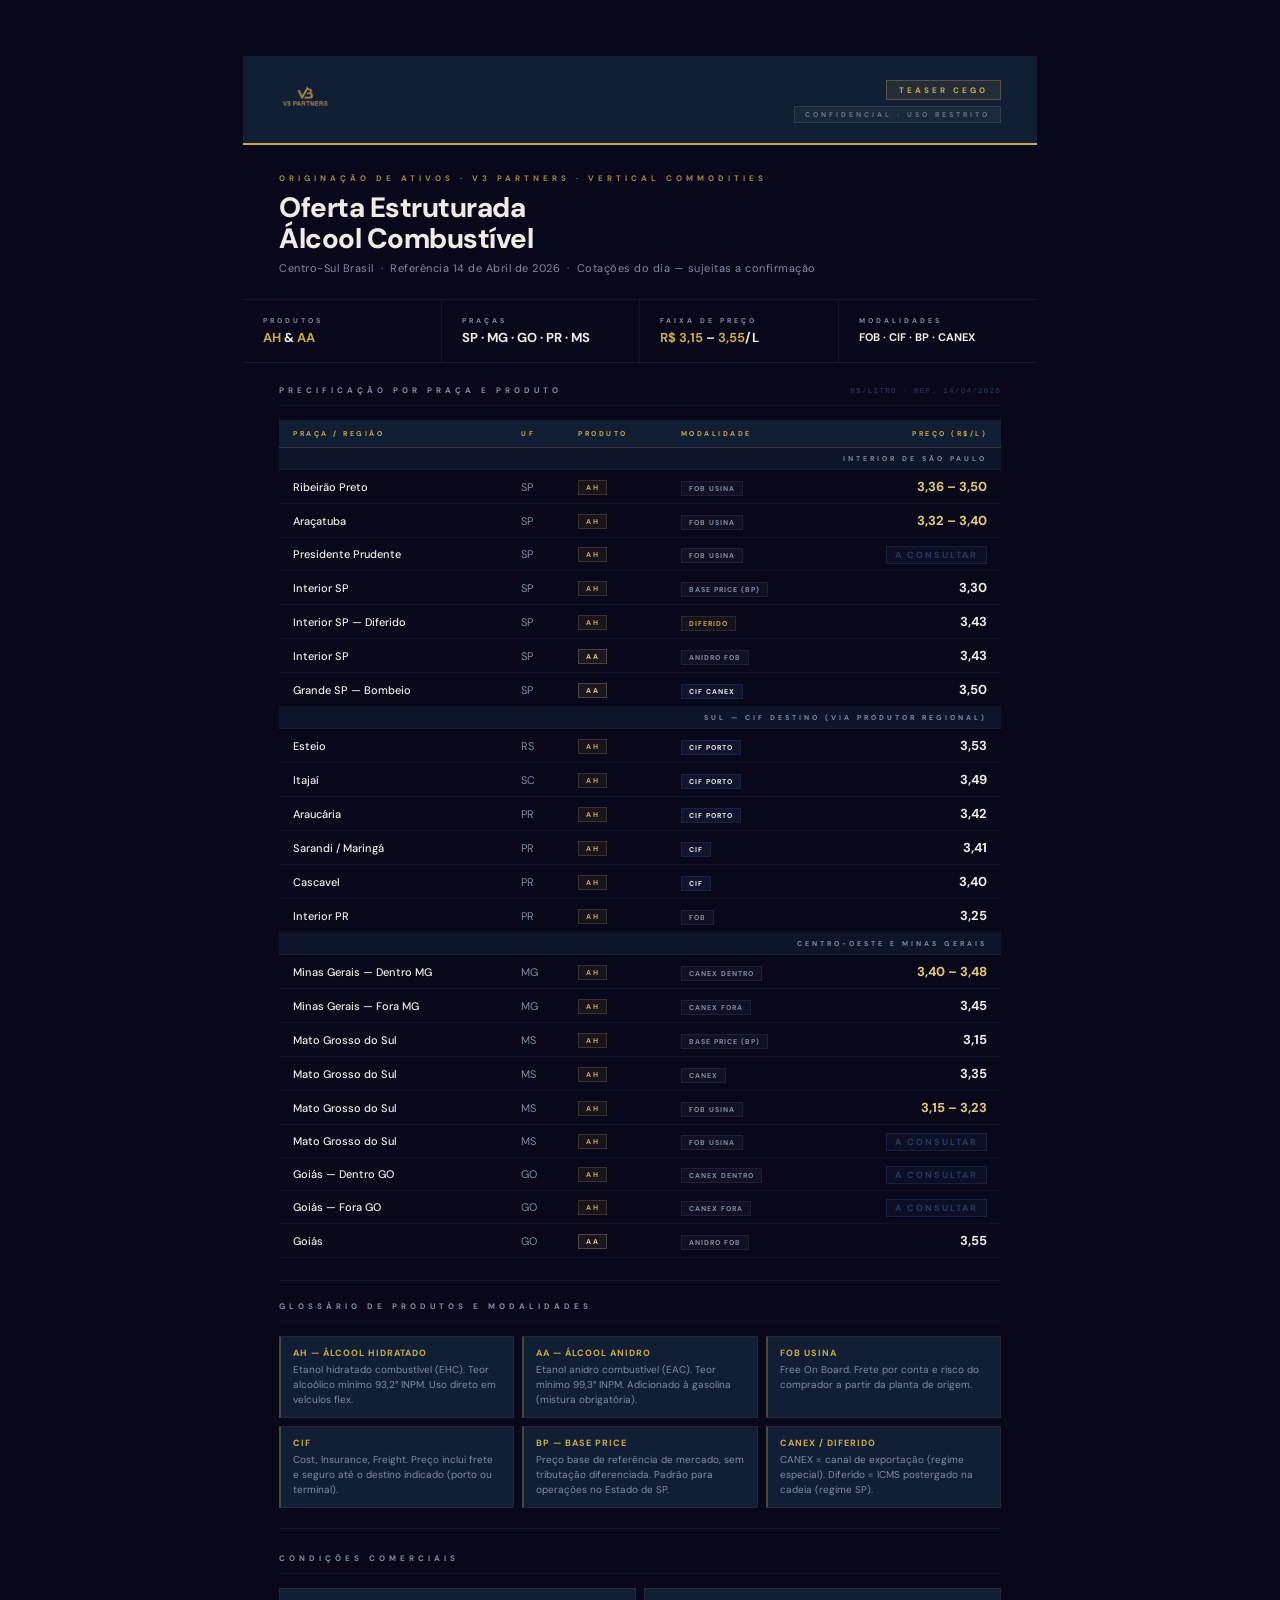
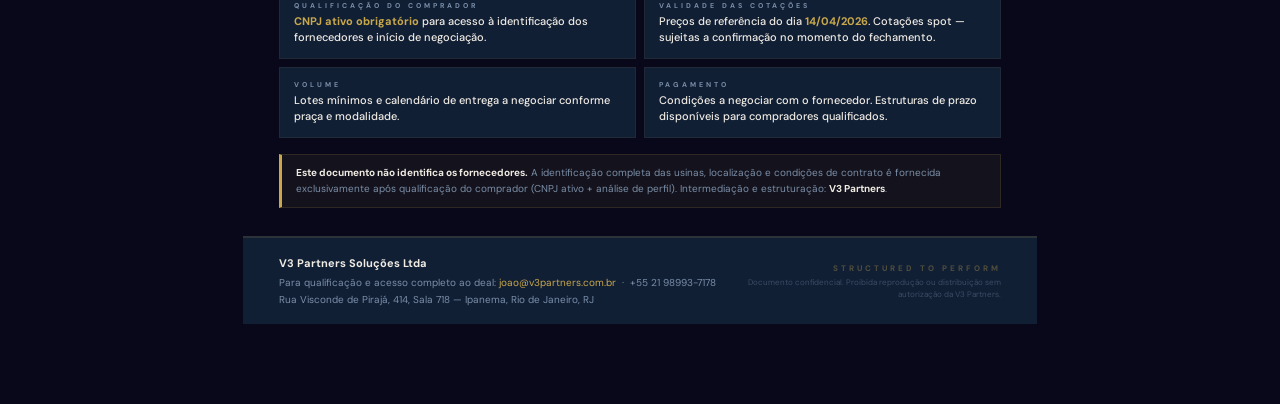
<file: studio/modules/documentos/teaser-combustivel-abr2026.html>
<!DOCTYPE html>
<html lang="pt-BR">
<head>
<meta charset="UTF-8">
<meta name="viewport" content="width=device-width, initial-scale=1.0">
<title>Teaser — Oferta Álcool Combustível · Abr/2026 · V3 Partners</title>
<link href="https://fonts.googleapis.com/css2?family=DM+Sans:wght@400;500;600;700;800&display=swap" rel="stylesheet">
<style>
*, *::before, *::after { box-sizing: border-box; margin: 0; padding: 0; }
body {
  font-family: 'DM Sans', sans-serif;
  background: #09081A;
  color: #F0ECE4;
  min-height: 100vh;
  padding: 0;
}

/* ── PÁGINA A4 ── */
.page {
  width: 794px;
  min-height: 1123px;
  margin: 32px auto;
  background: #09081A;
  position: relative;
  display: flex;
  flex-direction: column;
}

/* ── HEADER ── */
.doc-header {
  background: #111F35;
  border-bottom: 2px solid #C9A84C;
  padding: 24px 36px 20px;
  display: flex;
  align-items: flex-start;
  justify-content: space-between;
}
.header-logo img {
  height: 32px;
  width: auto;
  display: block;
}
.header-right {
  text-align: right;
  display: flex;
  flex-direction: column;
  align-items: flex-end;
  gap: 6px;
}
.badge-teaser {
  font-size: 8px; font-weight: 800; letter-spacing: 3px; text-transform: uppercase;
  padding: 4px 12px;
  background: rgba(201,168,76,0.1);
  border: 1px solid rgba(201,168,76,0.3);
  color: #C9A84C;
  display: inline-block;
}
.badge-conf {
  font-size: 7px; font-weight: 700; letter-spacing: 3px; text-transform: uppercase;
  padding: 3px 10px;
  background: rgba(240,236,228,0.04);
  border: 1px solid rgba(240,236,228,0.1);
  color: rgba(240,236,228,0.4);
  display: inline-block;
}

/* ── TÍTULO ── */
.doc-title-block {
  padding: 28px 36px 24px;
  border-bottom: 1px solid rgba(201,168,76,0.1);
}
.doc-eyebrow {
  font-size: 8px; font-weight: 700; letter-spacing: 4px; text-transform: uppercase;
  color: #C9A84C; margin-bottom: 10px; opacity: 0.8;
}
.doc-title {
  font-size: 28px; font-weight: 800; color: #F0ECE4;
  line-height: 1.1; letter-spacing: -0.5px; margin-bottom: 6px;
}
.doc-subtitle {
  font-size: 11px; color: #7A8FA8; letter-spacing: 0.5px;
}

/* ── KPI STRIP ── */
.kpi-strip {
  display: grid;
  grid-template-columns: repeat(4, 1fr);
  border-bottom: 1px solid rgba(201,168,76,0.1);
}
.kpi-item {
  padding: 16px 20px;
  border-right: 1px solid rgba(201,168,76,0.08);
}
.kpi-item:last-child { border-right: none; }
.kpi-label {
  font-size: 7px; font-weight: 700; letter-spacing: 3px; text-transform: uppercase;
  color: #7A8FA8; margin-bottom: 5px;
}
.kpi-value {
  font-size: 13px; font-weight: 700; color: #F0ECE4; line-height: 1.3;
}
.kpi-value span { color: #C9A84C; }

/* ── SEÇÃO ── */
.section {
  padding: 22px 36px 0;
}
.section-last {
  padding: 22px 36px 28px;
}
.section-title {
  font-size: 8px; font-weight: 700; letter-spacing: 4px; text-transform: uppercase;
  color: #7A8FA8; margin-bottom: 14px; padding-bottom: 10px;
  border-bottom: 1px solid rgba(240,236,228,0.05);
  display: flex; align-items: center; justify-content: space-between;
}
.section-title span {
  font-size: 8px; color: #243A66; font-weight: 400; letter-spacing: 1px;
  font-family: monospace;
}

/* ── TABELA DE PREÇOS ── */
.price-table {
  width: 100%;
  border-collapse: collapse;
  font-size: 11px;
}
.price-table thead tr {
  background: #111F35;
}
.price-table thead th {
  font-size: 7px; font-weight: 700; letter-spacing: 2.5px; text-transform: uppercase;
  color: #C9A84C; padding: 9px 12px; text-align: left;
  border-bottom: 1px solid rgba(201,168,76,0.2);
}
.price-table thead th:first-child { padding-left: 14px; }
.price-table thead th:last-child { text-align: right; padding-right: 14px; }

.price-table tbody tr {
  border-bottom: 1px solid rgba(240,236,228,0.04);
  transition: background 0.1s;
}
.price-table tbody tr:hover { background: rgba(17,31,53,0.4); }
.price-table tbody td {
  padding: 8px 12px; color: #7A8FA8; vertical-align: middle;
}
.price-table tbody td:first-child {
  padding-left: 14px; color: #F0ECE4; font-weight: 500; font-size: 11px;
}
.price-table tbody td:last-child {
  text-align: right; padding-right: 14px;
}

/* Preço */
.price-val {
  font-size: 13px; font-weight: 700; color: #F0ECE4;
  font-family: 'DM Sans', sans-serif;
}
.price-val.range { color: #E8C97A; }
.price-consult {
  font-size: 9px; font-weight: 700; letter-spacing: 2px; text-transform: uppercase;
  color: #243A66; padding: 2px 8px; border: 1px solid rgba(36,58,102,0.4);
  background: rgba(36,58,102,0.15);
}

/* Produto badge */
.prod-badge {
  font-size: 7px; font-weight: 800; letter-spacing: 1.5px; text-transform: uppercase;
  padding: 2px 7px; display: inline-block;
}
.prod-ah { background: rgba(201,168,76,0.08); border: 1px solid rgba(201,168,76,0.2); color: #C9A84C; }
.prod-aa { background: rgba(232,201,122,0.08); border: 1px solid rgba(232,201,122,0.25); color: #E8C97A; }

/* Modalidade badge */
.mod-badge {
  font-size: 7px; font-weight: 700; letter-spacing: 1px; text-transform: uppercase;
  padding: 2px 7px; color: #7A8FA8;
  background: rgba(122,143,168,0.07); border: 1px solid rgba(122,143,168,0.12);
  white-space: nowrap;
}
.mod-cif { color: #F0ECE4; background: rgba(36,58,102,0.25); border-color: rgba(36,58,102,0.4); }
.mod-dif { color: #C9A84C; background: rgba(201,168,76,0.06); border-color: rgba(201,168,76,0.15); }

/* Grupo na tabela */
.group-row td {
  background: rgba(17,31,53,0.6) !important;
  font-size: 7px !important; font-weight: 700 !important;
  letter-spacing: 3px !important; text-transform: uppercase !important;
  color: #7A8FA8 !important; padding: 6px 14px !important;
  border-top: 1px solid rgba(201,168,76,0.06) !important;
}

/* ── GLOSSÁRIO ── */
.gloss-grid {
  display: grid;
  grid-template-columns: repeat(3, 1fr);
  gap: 8px;
}
.gloss-item {
  background: #111F35;
  border: 1px solid rgba(201,168,76,0.08);
  border-left: 2px solid rgba(201,168,76,0.3);
  padding: 10px 12px;
}
.gloss-term {
  font-size: 9px; font-weight: 800; color: #C9A84C;
  letter-spacing: 1px; text-transform: uppercase; margin-bottom: 3px;
}
.gloss-def {
  font-size: 10px; color: #7A8FA8; line-height: 1.5;
}

/* ── CONDIÇÕES ── */
.cond-grid {
  display: grid;
  grid-template-columns: repeat(2, 1fr);
  gap: 8px;
  margin-bottom: 16px;
}
.cond-item {
  background: #111F35;
  border: 1px solid rgba(201,168,76,0.08);
  padding: 12px 14px;
}
.cond-label {
  font-size: 7px; font-weight: 700; letter-spacing: 3px; text-transform: uppercase;
  color: #7A8FA8; margin-bottom: 4px;
}
.cond-val {
  font-size: 11px; color: #F0ECE4; font-weight: 500; line-height: 1.45;
}
.cond-val strong { color: #C9A84C; }

/* ALERTA */
.alert-bar {
  background: rgba(201,168,76,0.06);
  border: 1px solid rgba(201,168,76,0.15);
  border-left: 3px solid #C9A84C;
  padding: 10px 14px;
  font-size: 10px;
  color: #7A8FA8;
  line-height: 1.6;
}
.alert-bar strong { color: #F0ECE4; }

/* ── FOOTER ── */
.doc-footer {
  margin-top: auto;
  background: #111F35;
  border-top: 2px solid rgba(201,168,76,0.15);
  padding: 16px 36px;
  display: flex;
  align-items: center;
  justify-content: space-between;
}
.footer-contact { font-size: 10px; color: #7A8FA8; line-height: 1.7; }
.footer-contact strong { color: #F0ECE4; display: block; font-size: 11px; margin-bottom: 1px; }
.footer-contact a { color: #C9A84C; text-decoration: none; }
.footer-slogan {
  font-size: 8px; font-weight: 700; letter-spacing: 3px; text-transform: uppercase;
  color: rgba(201,168,76,0.35);
  text-align: right;
}
.footer-disclaimer {
  font-size: 8px; color: rgba(122,143,168,0.4); line-height: 1.5;
  margin-top: 3px; max-width: 260px; text-align: right;
}

/* ── SEPARADOR ── */
.rule { height: 1px; background: rgba(201,168,76,0.08); margin: 0 36px; }

/* ── PRINT ── */
@media print {
  body { background: #09081A; -webkit-print-color-adjust: exact; print-color-adjust: exact; }
  .page { margin: 0; width: 100%; min-height: 297mm; }
  @page { size: A4; margin: 0; }
}

/* ── SCREEN WRAPPER ── */
@media screen {
  body { padding: 24px 0 48px; }
}
</style>
</head>
<body>

<div class="page">

  <!-- HEADER -->
  <div class="doc-header">
    <div class="header-logo">
      <img src="../../assets/logos/v3-logo-flat-gold-alpha.png" alt="V3 Partners">
    </div>
    <div class="header-right">
      <span class="badge-teaser">Teaser Cego</span>
      <span class="badge-conf">Confidencial · Uso Restrito</span>
    </div>
  </div>

  <!-- TÍTULO -->
  <div class="doc-title-block">
    <div class="doc-eyebrow">Originação de Ativos · V3 Partners · Vertical Commodities</div>
    <div class="doc-title">Oferta Estruturada<br>Álcool Combustível</div>
    <div class="doc-subtitle">Centro-Sul Brasil &nbsp;·&nbsp; Referência 14 de Abril de 2026 &nbsp;·&nbsp; Cotações do dia — sujeitas a confirmação</div>
  </div>

  <!-- KPIs -->
  <div class="kpi-strip">
    <div class="kpi-item">
      <div class="kpi-label">Produtos</div>
      <div class="kpi-value"><span>AH</span> &amp; <span>AA</span></div>
    </div>
    <div class="kpi-item">
      <div class="kpi-label">Praças</div>
      <div class="kpi-value">SP · MG · GO · PR · MS</div>
    </div>
    <div class="kpi-item">
      <div class="kpi-label">Faixa de Preço</div>
      <div class="kpi-value"><span>R$ 3,15</span> – <span>3,55</span>/L</div>
    </div>
    <div class="kpi-item">
      <div class="kpi-label">Modalidades</div>
      <div class="kpi-value" style="font-size:11px;">FOB · CIF · BP · CANEX</div>
    </div>
  </div>

  <!-- TABELA -->
  <div class="section" style="padding-bottom: 22px;">
    <div class="section-title">
      Precificação por Praça e Produto
      <span>R$/litro · ref. 14/04/2026</span>
    </div>

    <table class="price-table">
      <thead>
        <tr>
          <th>Praça / Região</th>
          <th>UF</th>
          <th>Produto</th>
          <th>Modalidade</th>
          <th>Preço (R$/L)</th>
        </tr>
      </thead>
      <tbody>

        <!-- SP INTERIOR -->
        <tr class="group-row"><td colspan="5">Interior de São Paulo</td></tr>

        <tr>
          <td>Ribeirão Preto</td>
          <td>SP</td>
          <td><span class="prod-badge prod-ah">AH</span></td>
          <td><span class="mod-badge">FOB Usina</span></td>
          <td><span class="price-val range">3,36 – 3,50</span></td>
        </tr>
        <tr>
          <td>Araçatuba</td>
          <td>SP</td>
          <td><span class="prod-badge prod-ah">AH</span></td>
          <td><span class="mod-badge">FOB Usina</span></td>
          <td><span class="price-val range">3,32 – 3,40</span></td>
        </tr>
        <tr>
          <td>Presidente Prudente</td>
          <td>SP</td>
          <td><span class="prod-badge prod-ah">AH</span></td>
          <td><span class="mod-badge">FOB Usina</span></td>
          <td><span class="price-consult">A consultar</span></td>
        </tr>
        <tr>
          <td>Interior SP</td>
          <td>SP</td>
          <td><span class="prod-badge prod-ah">AH</span></td>
          <td><span class="mod-badge">Base Price (BP)</span></td>
          <td><span class="price-val">3,30</span></td>
        </tr>
        <tr>
          <td>Interior SP — Diferido</td>
          <td>SP</td>
          <td><span class="prod-badge prod-ah">AH</span></td>
          <td><span class="mod-badge mod-dif">Diferido</span></td>
          <td><span class="price-val">3,43</span></td>
        </tr>
        <tr>
          <td>Interior SP</td>
          <td>SP</td>
          <td><span class="prod-badge prod-aa">AA</span></td>
          <td><span class="mod-badge">Anidro FOB</span></td>
          <td><span class="price-val">3,43</span></td>
        </tr>
        <tr>
          <td>Grande SP — Bombeio</td>
          <td>SP</td>
          <td><span class="prod-badge prod-aa">AA</span></td>
          <td><span class="mod-badge mod-cif">CIF CANEX</span></td>
          <td><span class="price-val">3,50</span></td>
        </tr>

        <!-- SUL -->
        <tr class="group-row"><td colspan="5">Sul — CIF Destino (via produtor regional)</td></tr>

        <tr>
          <td>Esteio</td>
          <td>RS</td>
          <td><span class="prod-badge prod-ah">AH</span></td>
          <td><span class="mod-badge mod-cif">CIF Porto</span></td>
          <td><span class="price-val">3,53</span></td>
        </tr>
        <tr>
          <td>Itajaí</td>
          <td>SC</td>
          <td><span class="prod-badge prod-ah">AH</span></td>
          <td><span class="mod-badge mod-cif">CIF Porto</span></td>
          <td><span class="price-val">3,49</span></td>
        </tr>
        <tr>
          <td>Araucária</td>
          <td>PR</td>
          <td><span class="prod-badge prod-ah">AH</span></td>
          <td><span class="mod-badge mod-cif">CIF Porto</span></td>
          <td><span class="price-val">3,42</span></td>
        </tr>
        <tr>
          <td>Sarandi / Maringá</td>
          <td>PR</td>
          <td><span class="prod-badge prod-ah">AH</span></td>
          <td><span class="mod-badge mod-cif">CIF</span></td>
          <td><span class="price-val">3,41</span></td>
        </tr>
        <tr>
          <td>Cascavel</td>
          <td>PR</td>
          <td><span class="prod-badge prod-ah">AH</span></td>
          <td><span class="mod-badge mod-cif">CIF</span></td>
          <td><span class="price-val">3,40</span></td>
        </tr>
        <tr>
          <td>Interior PR</td>
          <td>PR</td>
          <td><span class="prod-badge prod-ah">AH</span></td>
          <td><span class="mod-badge">FOB</span></td>
          <td><span class="price-val">3,25</span></td>
        </tr>

        <!-- CENTRO-OESTE / MINAS -->
        <tr class="group-row"><td colspan="5">Centro-Oeste e Minas Gerais</td></tr>

        <tr>
          <td>Minas Gerais — Dentro MG</td>
          <td>MG</td>
          <td><span class="prod-badge prod-ah">AH</span></td>
          <td><span class="mod-badge">CANEX Dentro</span></td>
          <td><span class="price-val range">3,40 – 3,48</span></td>
        </tr>
        <tr>
          <td>Minas Gerais — Fora MG</td>
          <td>MG</td>
          <td><span class="prod-badge prod-ah">AH</span></td>
          <td><span class="mod-badge">CANEX Fora</span></td>
          <td><span class="price-val">3,45</span></td>
        </tr>
        <tr>
          <td>Mato Grosso do Sul</td>
          <td>MS</td>
          <td><span class="prod-badge prod-ah">AH</span></td>
          <td><span class="mod-badge">Base Price (BP)</span></td>
          <td><span class="price-val">3,15</span></td>
        </tr>
        <tr>
          <td>Mato Grosso do Sul</td>
          <td>MS</td>
          <td><span class="prod-badge prod-ah">AH</span></td>
          <td><span class="mod-badge">CANEX</span></td>
          <td><span class="price-val">3,35</span></td>
        </tr>
        <tr>
          <td>Mato Grosso do Sul</td>
          <td>MS</td>
          <td><span class="prod-badge prod-ah">AH</span></td>
          <td><span class="mod-badge">FOB Usina</span></td>
          <td><span class="price-val range">3,15 – 3,23</span></td>
        </tr>
        <tr>
          <td>Mato Grosso do Sul</td>
          <td>MS</td>
          <td><span class="prod-badge prod-ah">AH</span></td>
          <td><span class="mod-badge">FOB Usina</span></td>
          <td><span class="price-consult">A consultar</span></td>
        </tr>
        <tr>
          <td>Goiás — Dentro GO</td>
          <td>GO</td>
          <td><span class="prod-badge prod-ah">AH</span></td>
          <td><span class="mod-badge">CANEX Dentro</span></td>
          <td><span class="price-consult">A consultar</span></td>
        </tr>
        <tr>
          <td>Goiás — Fora GO</td>
          <td>GO</td>
          <td><span class="prod-badge prod-ah">AH</span></td>
          <td><span class="mod-badge">CANEX Fora</span></td>
          <td><span class="price-consult">A consultar</span></td>
        </tr>
        <tr>
          <td>Goiás</td>
          <td>GO</td>
          <td><span class="prod-badge prod-aa">AA</span></td>
          <td><span class="mod-badge">Anidro FOB</span></td>
          <td><span class="price-val">3,55</span></td>
        </tr>

      </tbody>
    </table>
  </div>

  <div class="rule"></div>

  <!-- GLOSSÁRIO -->
  <div class="section" style="padding-top:20px; padding-bottom:20px;">
    <div class="section-title">Glossário de Produtos e Modalidades</div>
    <div class="gloss-grid">
      <div class="gloss-item">
        <div class="gloss-term">AH — Álcool Hidratado</div>
        <div class="gloss-def">Etanol hidratado combustível (EHC). Teor alcoólico mínimo 93,2° INPM. Uso direto em veículos flex.</div>
      </div>
      <div class="gloss-item">
        <div class="gloss-term">AA — Álcool Anidro</div>
        <div class="gloss-def">Etanol anidro combustível (EAC). Teor mínimo 99,3° INPM. Adicionado à gasolina (mistura obrigatória).</div>
      </div>
      <div class="gloss-item">
        <div class="gloss-term">FOB Usina</div>
        <div class="gloss-def">Free On Board. Frete por conta e risco do comprador a partir da planta de origem.</div>
      </div>
      <div class="gloss-item">
        <div class="gloss-term">CIF</div>
        <div class="gloss-def">Cost, Insurance, Freight. Preço inclui frete e seguro até o destino indicado (porto ou terminal).</div>
      </div>
      <div class="gloss-item">
        <div class="gloss-term">BP — Base Price</div>
        <div class="gloss-def">Preço base de referência de mercado, sem tributação diferenciada. Padrão para operações no Estado de SP.</div>
      </div>
      <div class="gloss-item">
        <div class="gloss-term">CANEX / Diferido</div>
        <div class="gloss-def">CANEX = canal de exportação (regime especial). Diferido = ICMS postergado na cadeia (regime SP).</div>
      </div>
    </div>
  </div>

  <div class="rule"></div>

  <!-- CONDIÇÕES COMERCIAIS -->
  <div class="section-last">
    <div class="section-title" style="margin-top:2px;">Condições Comerciais</div>
    <div class="cond-grid">
      <div class="cond-item">
        <div class="cond-label">Qualificação do Comprador</div>
        <div class="cond-val"><strong>CNPJ ativo obrigatório</strong> para acesso à identificação dos fornecedores e início de negociação.</div>
      </div>
      <div class="cond-item">
        <div class="cond-label">Validade das Cotações</div>
        <div class="cond-val">Preços de referência do dia <strong>14/04/2026</strong>. Cotações spot — sujeitas a confirmação no momento do fechamento.</div>
      </div>
      <div class="cond-item">
        <div class="cond-label">Volume</div>
        <div class="cond-val">Lotes mínimos e calendário de entrega a negociar conforme praça e modalidade.</div>
      </div>
      <div class="cond-item">
        <div class="cond-label">Pagamento</div>
        <div class="cond-val">Condições a negociar com o fornecedor. Estruturas de prazo disponíveis para compradores qualificados.</div>
      </div>
    </div>
    <div class="alert-bar">
      <strong>Este documento não identifica os fornecedores.</strong> A identificação completa das usinas, localização e condições de contrato é fornecida exclusivamente após qualificação do comprador (CNPJ ativo + análise de perfil). Intermediação e estruturação: <strong>V3 Partners</strong>.
    </div>
  </div>

  <!-- FOOTER -->
  <div class="doc-footer">
    <div class="footer-contact">
      <strong>V3 Partners Soluções Ltda</strong>
      Para qualificação e acesso completo ao deal:
      <a href="mailto:joao@v3partners.com.br">joao@v3partners.com.br</a> &nbsp;·&nbsp; +55 21 98993-7178
      <br>Rua Visconde de Pirajá, 414, Sala 718 — Ipanema, Rio de Janeiro, RJ
    </div>
    <div>
      <div class="footer-slogan">Structured to Perform</div>
      <div class="footer-disclaimer">Documento confidencial. Proibida reprodução ou distribuição sem autorização da V3 Partners.</div>
    </div>
  </div>

</div>

</body>
</html>
</file>
